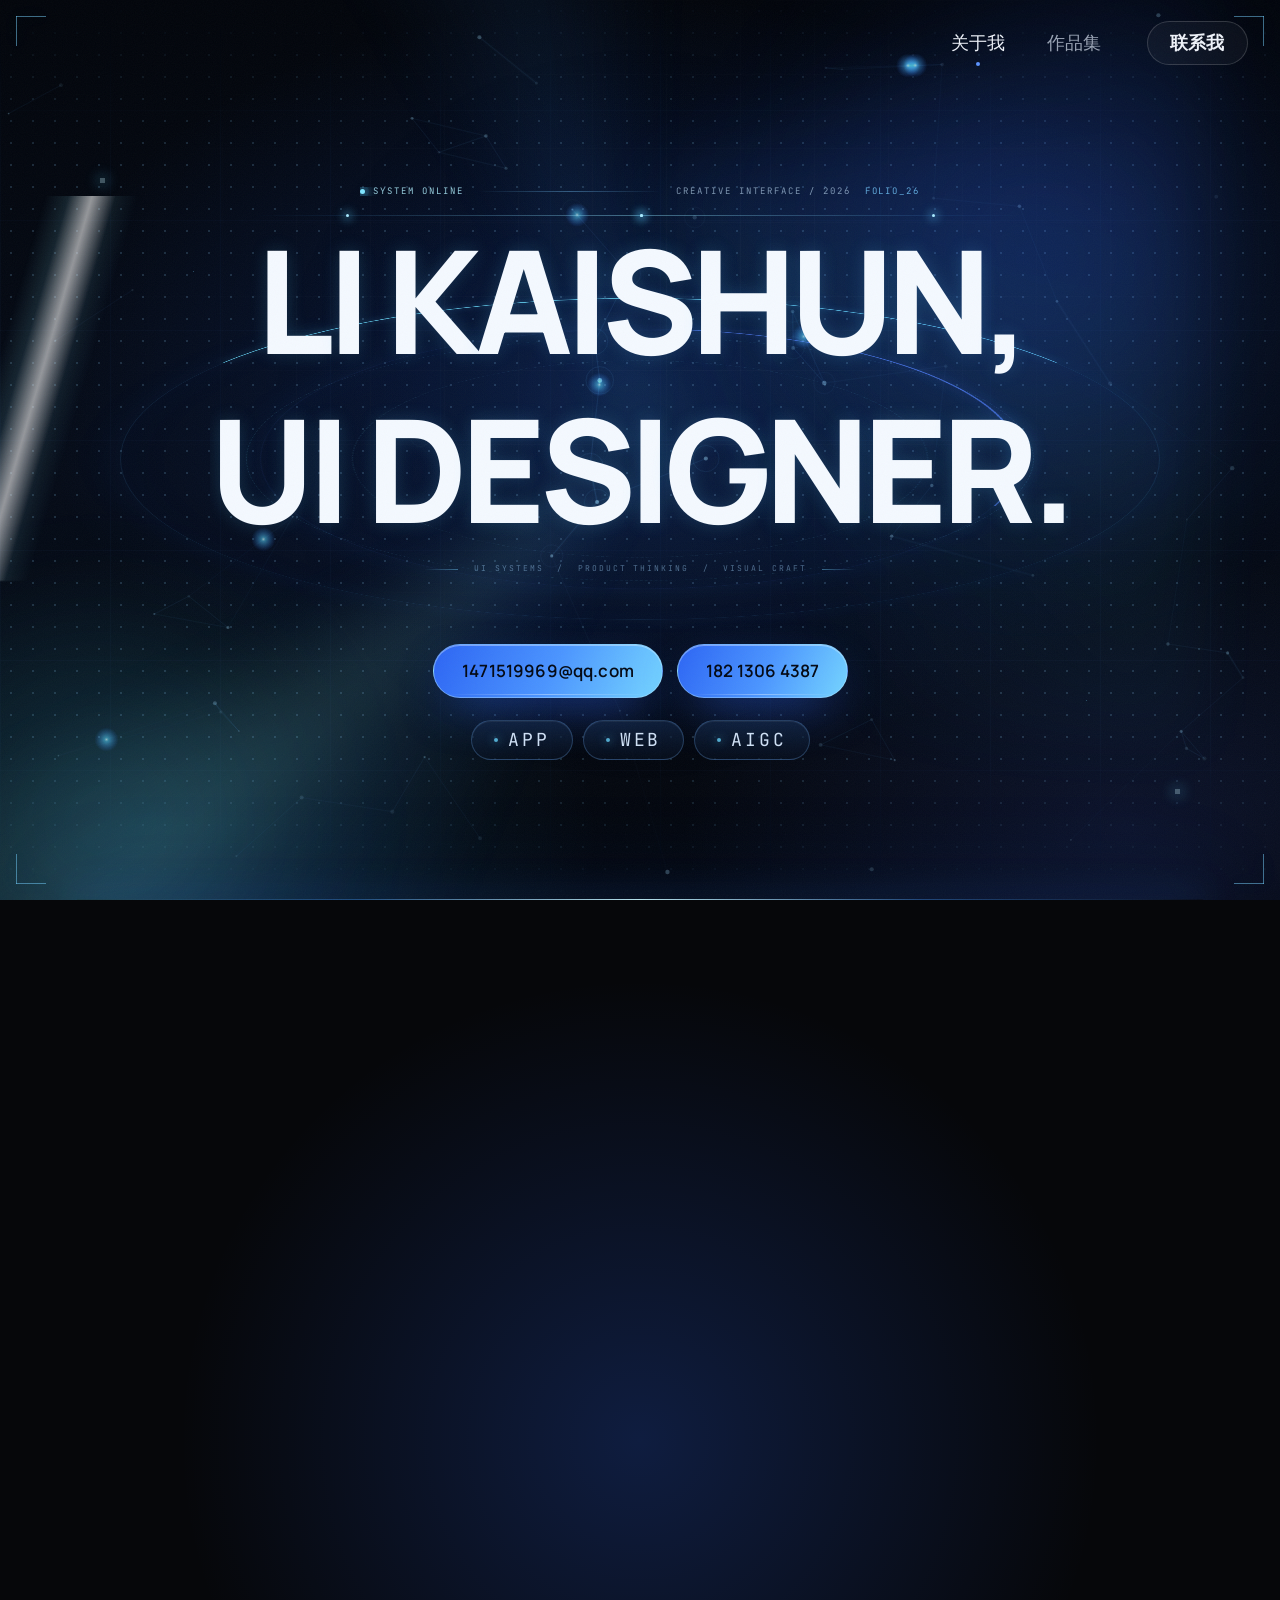
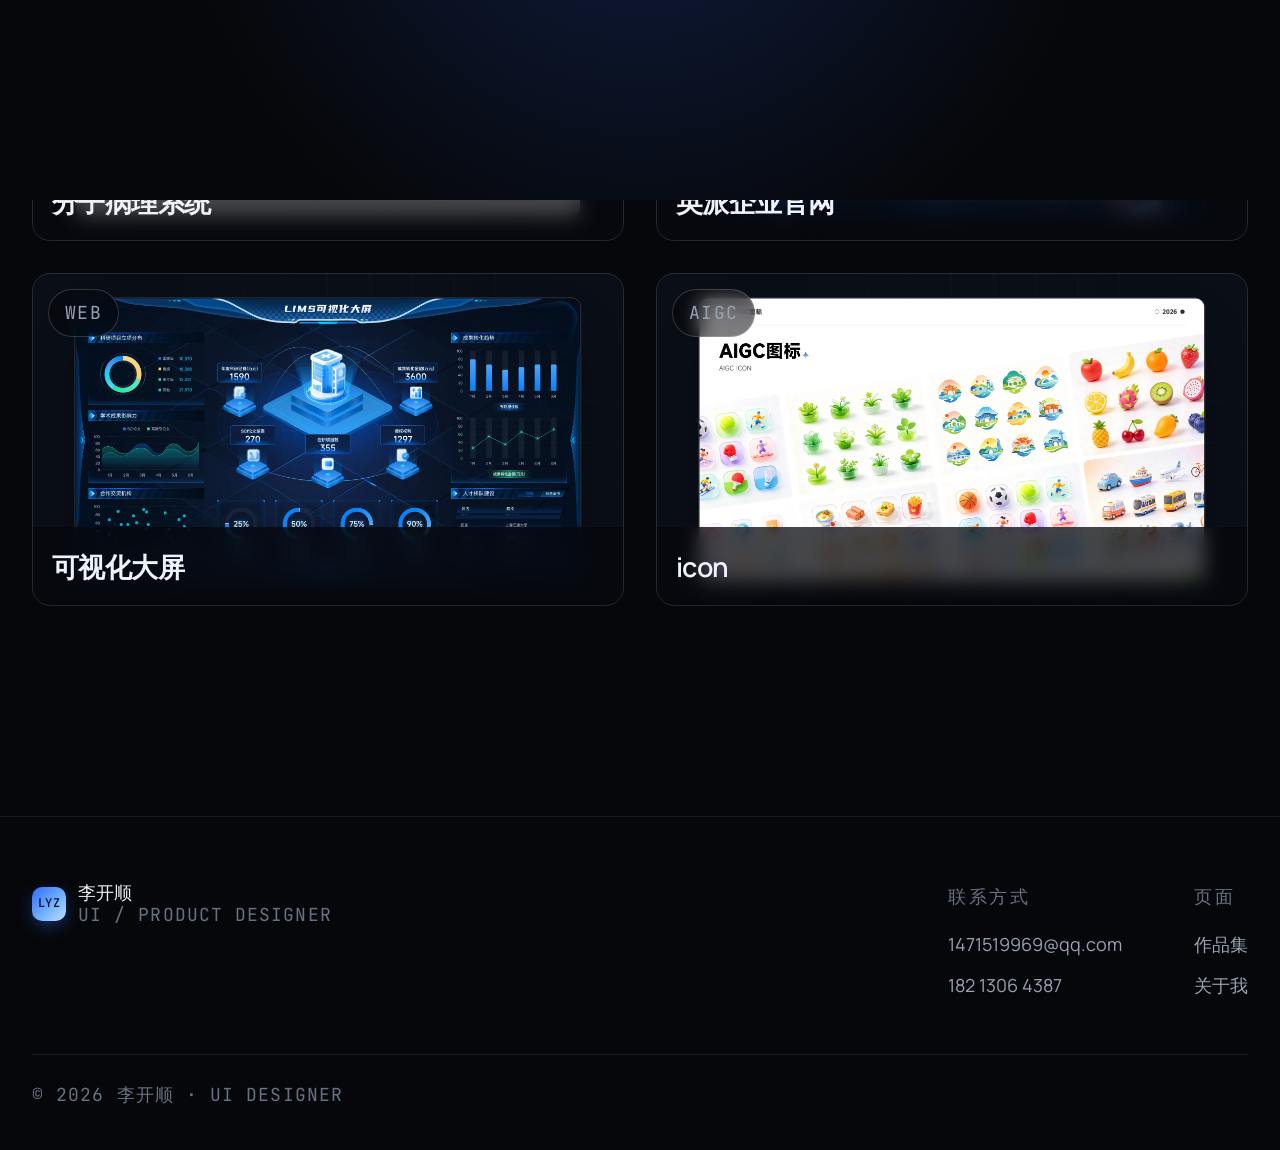
<file: index.html>
<!DOCTYPE html>
<html lang="zh-CN">
<head>
<meta charset="UTF-8">
<meta name="viewport" content="width=device-width, initial-scale=1">
<title>Portfolio · 李开顺 UI 作品集 2026</title>
<meta name="description" content="2026 UI 作品集：C 端项目、WEB 与 AIGC 作品。">
<meta name="theme-color" content="#06070a">
<link rel="icon" href="assets/img/favicon.svg" type="image/svg+xml">
<link rel="stylesheet" href="assets/css/main.css">
<script>try{if(sessionStorage.getItem('pv-nav')==='1'){document.documentElement.classList.add('from-nav');sessionStorage.removeItem('pv-nav');}}catch(e){}</script>
</head>
<body>

<a class="skip" href="#main">跳到主要内容</a>

<div class="veil" id="veil" aria-hidden="true">
  <div class="veil__mark">
    <span>Portfolio 2026</span>
    <div class="veil__bar"></div>
  </div>
</div>

<header class="nav" id="nav">
  <div class="nav__inner">
    <nav aria-label="主导航">
      <ul class="nav__links">
        <li><a href="index.html" class="is-active">关于我</a></li>
        <li><a href="index.html#work">作品集</a></li>
      </ul>
    </nav>
    <div class="nav__right">
      <button class="btn btn--ghost nav__cta" type="button" data-contact aria-haspopup="dialog">联系我</button>
      <button class="nav__toggle" id="navToggle" type="button" aria-expanded="false" aria-controls="drawer" aria-label="打开菜单">
        <span></span><span></span><span></span>
      </button>
    </div>
  </div>
</header>

<div class="drawer" id="drawer" aria-hidden="true">
  <ul>
    <li><a href="index.html"><span>关于我</span><span class="idx">01</span></a></li>
    <li><a href="index.html#work"><span>作品集</span><span class="idx">02</span></a></li>
  </ul>
  <div class="drawer__foot">
    <span>李开顺 · UI 设计</span>
    <a href="mailto:1471519969@qq.com">1471519969@qq.com</a>
  </div>
</div>

<main id="main">

  <!-- BANNER -->
  <section class="hero hero--center" id="heroStage">
    <div class="hero__bg" aria-hidden="true">
      <canvas class="hero__canvas" id="heroCanvas"></canvas>
      <span class="hero__orbit hero__orbit--a"></span>
      <span class="hero__orbit hero__orbit--b"></span>
      <span class="hero__datum hero__datum--a"></span>
      <span class="hero__datum hero__datum--b"></span>
      <span class="hero__tech"></span>
      <span class="hero__scan"></span>
      <span class="hero__beam"></span>
      <span class="hero__grid"></span>
      <span class="hero__glow hero__glow--a"></span>
      <span class="hero__glow hero__glow--b"></span>
      <span class="hero__sheen"></span>
    </div>

    <span class="hero__spot" aria-hidden="true"></span>
    <span class="hero__frame" aria-hidden="true"></span>
    <span class="hero__crt" aria-hidden="true"></span>

    <div class="container container--wide hero__inner">
      <div class="hero__copy hero__copy--center">
        <div class="hero__status" aria-hidden="true">
          <span class="hero__status-live"><i></i> SYSTEM ONLINE</span>
          <span class="hero__status-rule"></span>
          <span>CREATIVE INTERFACE / 2026</span>
          <span class="hero__status-code">FOLIO_26</span>
        </div>
        <div class="hero__title-stage">
          <span class="hero__title-axis" aria-hidden="true"><i></i></span>
          <h1 class="hero__title hero__title--display">
            <span class="line"><span>LI KAISHUN,</span></span>
            <span class="line"><span>UI DESIGNER.</span></span>
          </h1>
          <span class="hero__title-meta" aria-hidden="true">
            <i></i>
            UI SYSTEMS&nbsp;&nbsp;/&nbsp;&nbsp;PRODUCT THINKING&nbsp;&nbsp;/&nbsp;&nbsp;VISUAL CRAFT
            <i></i>
          </span>
        </div>
        <div class="hero__actions">
          <a class="btn btn--primary" href="mailto:1471519969@qq.com">1471519969@qq.com</a>
          <a class="btn btn--primary" href="tel:18213064387">182 1306 4387</a>
        </div>
        <div class="hero__tags">
          <span>APP</span>
          <span>WEB</span>
          <span>AIGC</span>
        </div>
      </div>
    </div>
  </section>

  <!-- 个人简介（含个人成果、工作履历） -->
  <section class="section section--profile" id="profile">
    <div class="container container--wide">
      <div class="profile-panel" data-reveal="scale">
        <span class="profile-panel__grid" aria-hidden="true"></span>
        <span class="profile-panel__glow" aria-hidden="true"></span>
        <span class="profile-panel__num" aria-hidden="true">01</span>

        <div class="profile__col">
          <h2 class="profile__title">个人简介</h2>
          <p class="profile__lead">
            具备产品思维，能独立负责产品从 0 到 1 再到 2 的全流程：前期规划、竞品分析、原型交互、UI 视觉及开发对接。擅长 B 端与 C 端设计，兼顾平面视觉，能推动方案落地并保障最终呈现。
          </p>

          <p class="profile__sublabel">个人成果</p>
          <div class="profile__stats">
            <div class="profile__stat"><b>10+</b><span>主导项目</span></div>
            <div class="profile__stat"><b>9 年+</b><span>工作经验</span></div>
          </div>
        </div>

        <div class="profile__col profile__col--right">
          <p class="profile__sublabel">工作履历</p>
          <ul class="exp__list profile__timeline">
            <li class="exp__row">
              <span class="year">2025.10 — 2026.11</span>
              <div>
                <h3>昆明英派科技有限公司</h3>
                <p>UI 设计 · 产品助理</p>
              </div>
            </li>
            <li class="exp__row">
              <span class="year">2022.03 — 2025.09</span>
              <div>
                <h3>云南唯恒基业科技有限公司</h3>
                <p>UI 设计</p>
              </div>
            </li>
            <li class="exp__row">
              <span class="year">2017.03 — 2022.01</span>
              <div>
                <h3>基辰医疗科技（云南）有限公司</h3>
                <p>UI / 平面设计</p>
              </div>
            </li>
          </ul>
        </div>
      </div>
    </div>
  </section>

  <!-- 作品集 -->
  <section class="section section--work" id="work">
    <div class="container container--wide">
      <div class="section-head">
        <div>
          <h2 class="section-title" data-reveal style="--d:.08s">作品集</h2>
        </div>
      </div>

      <div class="work-grid">
        <!-- 01 等我民宿 -->
        <a class="work-card" href="work/dengwo.html" data-reveal="scale" style="--d:0s">
          <div class="cover cover--work">
            <span class="cover__art" aria-hidden="true">
              <img class="cover__shot cover__shot--wide" src="assets/img/dengwo/01.jpg" alt=""></span><span class="work-card__arrow" aria-hidden="true">↗</span>
          </div>
          <div class="work-card__info">
            <div class="work-card__top">
              <span class="tag tag--accent">C 端项目</span>
            </div>
            <div class="work-card__body"><h3>等我民宿小程序</h3></div>
          </div>
        </a>

        <!-- 02 管家端 -->
        <a class="work-card" href="work/housekeeper.html" data-reveal="scale" style="--d:.08s">
          <div class="cover cover--work">
            <span class="cover__art" aria-hidden="true">
              <img class="cover__shot cover__shot--wide" src="assets/img/housekeeper2/01.jpg" alt=""></span><span class="work-card__arrow" aria-hidden="true">↗</span>
          </div>
          <div class="work-card__info">
            <div class="work-card__top">
              <span class="tag">C 端项目</span>
            </div>
            <div class="work-card__body"><h3>民宿管家端</h3></div>
          </div>
        </a>

        <!-- 03 分子病理 -->
        <a class="work-card" href="work/pathology.html" data-reveal="scale" style="--d:.16s">
          <div class="cover cover--work">
            <span class="cover__art" aria-hidden="true">
              <img class="cover__shot cover__shot--wide" src="assets/img/pathology2/01.jpg" alt=""></span><span class="work-card__arrow" aria-hidden="true">↗</span>
          </div>
          <div class="work-card__info">
            <div class="work-card__top">
              <span class="tag">WEB</span>
            </div>
            <div class="work-card__body"><h3>分子病理系统</h3></div>
          </div>
        </a>

        <!-- 04 企业官网 -->
        <a class="work-card" href="work/website.html" data-reveal="scale" style="--d:.24s">
          <div class="cover cover--work">
            <span class="cover__art" aria-hidden="true">
              <img class="cover__shot cover__shot--wide" src="assets/img/website2/01.jpg" alt=""></span><span class="work-card__arrow" aria-hidden="true">↗</span>
          </div>
          <div class="work-card__info">
            <div class="work-card__top">
              <span class="tag">WEB</span>
            </div>
            <div class="work-card__body"><h3>英派企业官网</h3></div>
          </div>
        </a>

        <!-- 05 数据可视化大屏 -->
        <a class="work-card" href="work/dashboard.html" data-reveal="scale" style="--d:.32s">
          <div class="cover cover--work">
            <span class="cover__art" aria-hidden="true">
              <img class="cover__shot cover__shot--wide" src="assets/img/dashboard2/01.svg" alt=""></span><span class="work-card__arrow" aria-hidden="true">↗</span>
          </div>
          <div class="work-card__info">
            <div class="work-card__top">
              <span class="tag">WEB</span>
            </div>
            <div class="work-card__body"><h3>可视化大屏</h3></div>
          </div>
        </a>

        <!-- 06 AIGC icon -->
        <a class="work-card" href="work/aigc-icon.html" data-reveal="scale" style="--d:.4s">
          <div class="cover cover--work">
            <span class="cover__art" aria-hidden="true">
              <img class="cover__shot cover__shot--wide" src="assets/img/aigc/01.jpg" alt=""></span>
            <span class="work-card__arrow" aria-hidden="true">↗</span>
          </div>
          <div class="work-card__info">
            <div class="work-card__top">
              <span class="tag">AIGC</span>
            </div>
            <div class="work-card__body"><h3>icon</h3></div>
          </div>
        </a>
      </div>
    </div>
  </section>

</main>

<footer class="footer">
  <div class="container container--wide">
    <div class="footer__top">
      <div class="footer__brand">
        <span class="brand__mark">LYZ</span>
        <div class="brand__meta">
          <span>李开顺</span>
          <span>UI / Product Designer</span>
        </div>
      </div>
      <div class="footer__cols">
        <div class="footer__col">
          <h4>联系方式</h4>
          <a href="mailto:1471519969@qq.com">1471519969@qq.com</a>
          <a href="tel:18213064387">182 1306 4387</a>
        </div>
        <div class="footer__col">
          <h4>页面</h4>
          <a href="index.html#work">作品集</a>
          <a href="index.html">关于我</a>
        </div>
      </div>
    </div>
    <div class="footer__bottom">
      <span>© <span id="year">2026</span> 李开顺 · UI DESIGNER</span>
    </div>
  </div>
</footer>

<script src="assets/js/main.js"></script>
</body>
</html>
</file>
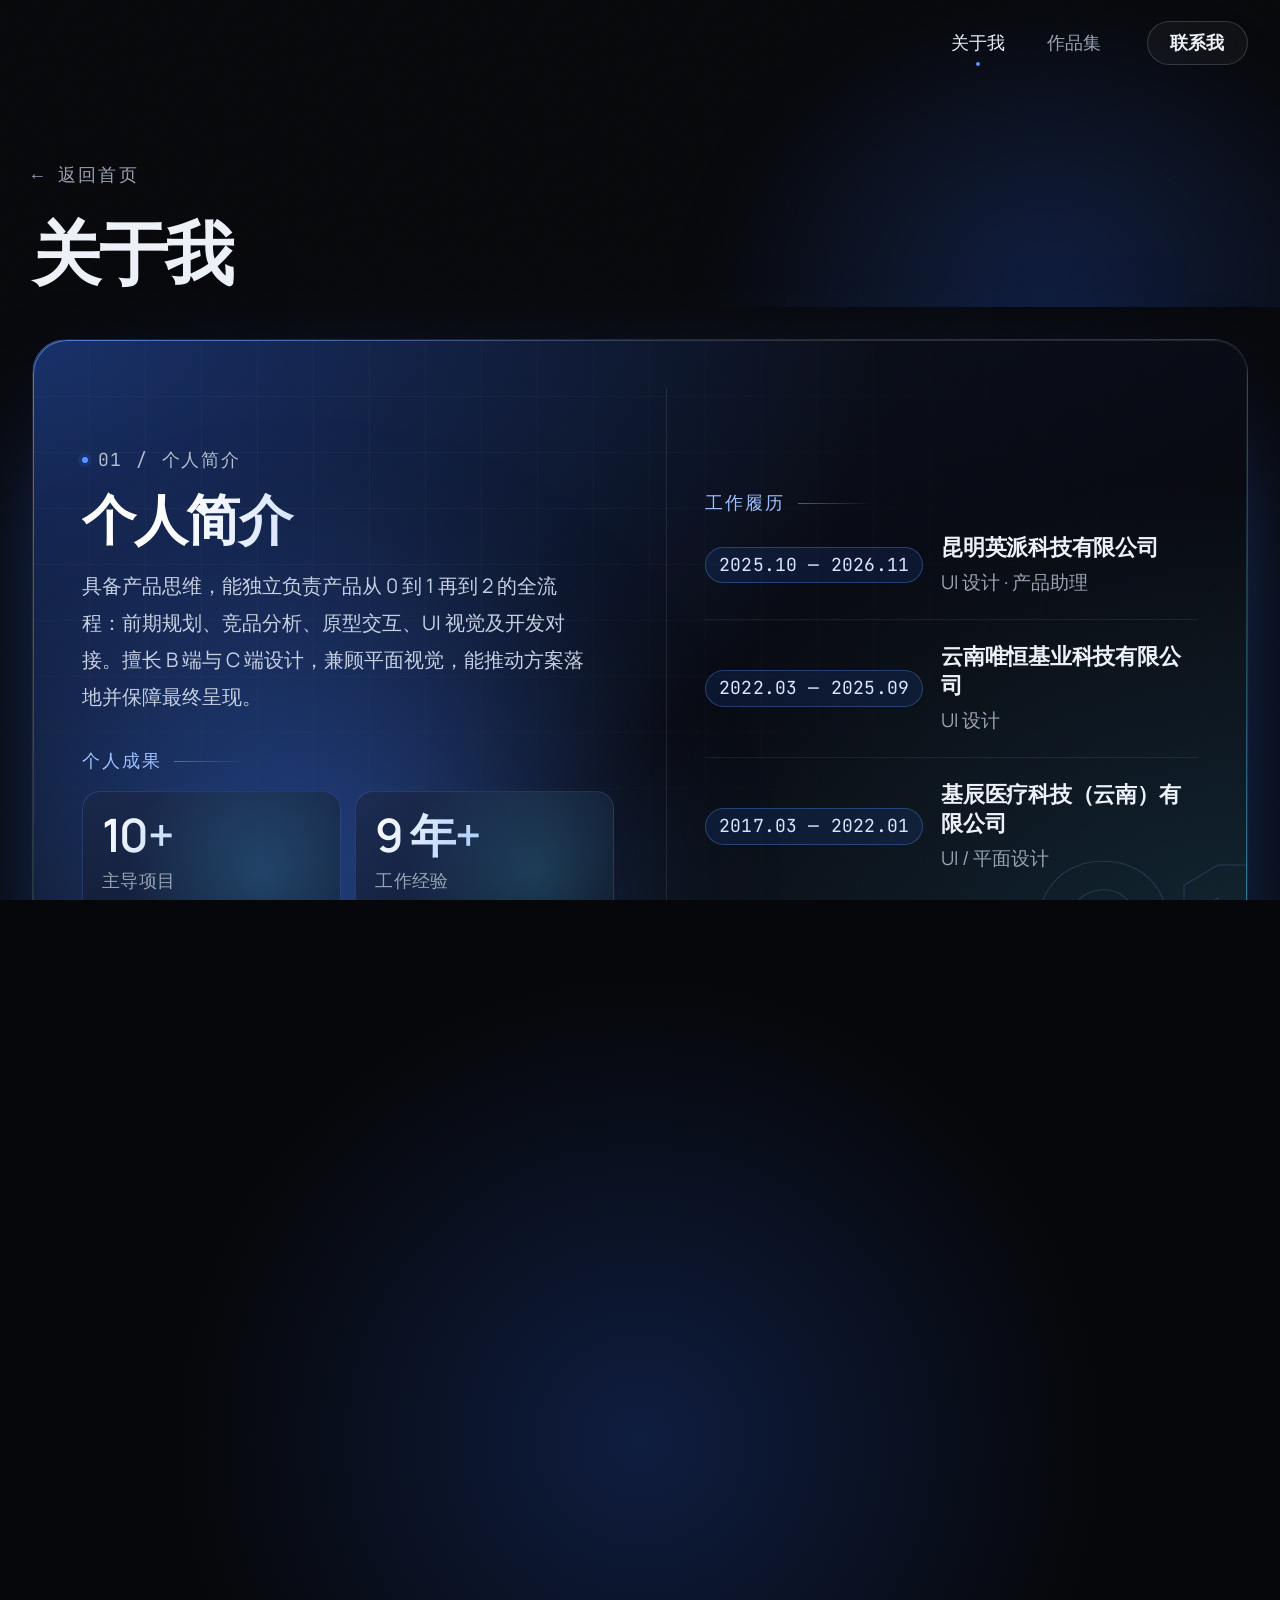
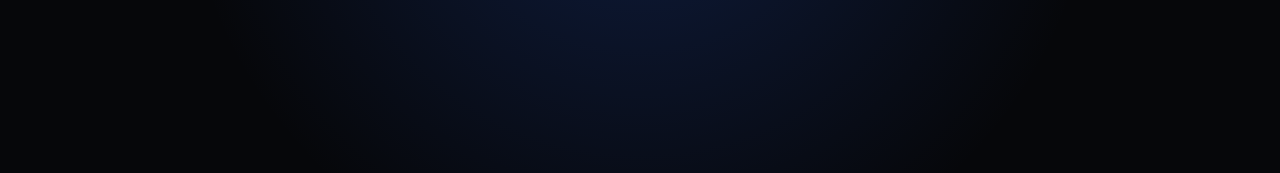
<file: about.html>
<!DOCTYPE html>
<html lang="zh-CN">
<head>
<meta charset="UTF-8">
<meta name="viewport" content="width=device-width, initial-scale=1">
<title>关于我 · 李开顺 UI 设计师</title>
<meta name="description" content="个人简介、工作履历与个人成果。">
<meta name="theme-color" content="#06070a">
<link rel="icon" href="assets/img/favicon.svg" type="image/svg+xml">
<link rel="stylesheet" href="assets/css/main.css">
<script>try{if(sessionStorage.getItem('pv-nav')==='1'){document.documentElement.classList.add('from-nav');sessionStorage.removeItem('pv-nav');}}catch(e){}</script>
</head>
<body>

<a class="skip" href="#main">跳到主要内容</a>

<div class="veil" id="veil" aria-hidden="true">
  <div class="veil__mark">
    <span>Portfolio 2026</span>
    <div class="veil__bar"></div>
  </div>
</div>

<header class="nav" id="nav">
  <div class="nav__inner">
    <nav aria-label="主导航">
      <ul class="nav__links">
        <li><a href="about.html" class="is-active" aria-current="page">关于我</a></li>
        <li><a href="index.html#work">作品集</a></li>
      </ul>
    </nav>
    <div class="nav__right">
      <button class="btn btn--ghost nav__cta" type="button" data-contact aria-haspopup="dialog">联系我</button>
      <button class="nav__toggle" id="navToggle" type="button" aria-expanded="false" aria-controls="drawer" aria-label="打开菜单">
        <span></span><span></span><span></span>
      </button>
    </div>
  </div>
</header>

<div class="drawer" id="drawer" aria-hidden="true">
  <ul>
    <li><a href="about.html"><span>关于我</span><span class="idx">01</span></a></li>
    <li><a href="index.html#work"><span>作品集</span><span class="idx">02</span></a></li>
  </ul>
  <div class="drawer__foot">
    <span>李开顺 · UI 设计</span>
    <a href="mailto:1471519969@qq.com">1471519969@qq.com</a>
  </div>
</div>

<main id="main">

  <section class="case-hero">
    <span class="case-hero__glow" aria-hidden="true"></span>
    <div class="container container--wide">
      <a class="back-link" href="index.html">← 返回首页</a>
      <h1>关于我</h1>
    </div>
  </section>

  <div class="container case-body case-body--wide">

    <div class="profile-panel" id="profile" data-reveal="scale">
      <span class="profile-panel__grid" aria-hidden="true"></span>
      <span class="profile-panel__glow" aria-hidden="true"></span>
      <span class="profile-panel__num" aria-hidden="true">01</span>

      <div class="profile__col">
        <p class="eyebrow"><span class="dot"></span>01 / 个人简介</p>
        <h2 class="profile__title">个人简介</h2>
        <p class="profile__lead">
          具备产品思维，能独立负责产品从 0 到 1 再到 2 的全流程：前期规划、竞品分析、原型交互、UI 视觉及开发对接。擅长 B 端与 C 端设计，兼顾平面视觉，能推动方案落地并保障最终呈现。
        </p>

        <p class="profile__sublabel">个人成果</p>
        <div class="profile__stats">
          <div class="profile__stat"><b>10+</b><span>主导项目</span></div>
          <div class="profile__stat"><b>9 年+</b><span>工作经验</span></div>
        </div>
      </div>

      <div class="profile__col profile__col--right">
        <p class="profile__sublabel">工作履历</p>
        <ul class="exp__list profile__timeline">
          <li class="exp__row">
            <span class="year">2025.10 — 2026.11</span>
            <div>
              <h3>昆明英派科技有限公司</h3>
              <p>UI 设计 · 产品助理</p>
            </div>
          </li>
          <li class="exp__row">
            <span class="year">2022.03 — 2025.09</span>
            <div>
              <h3>云南唯恒基业科技有限公司</h3>
              <p>UI 设计</p>
            </div>
          </li>
          <li class="exp__row">
            <span class="year">2017.03 — 2022.01</span>
            <div>
              <h3>基辰医疗科技（云南）有限公司</h3>
              <p>UI / 平面设计</p>
            </div>
          </li>
        </ul>
      </div>
    </div>

    <section class="case-block" id="contact">
      <div class="case-block__head">
        <span class="label">02 / 联系方式</span>
        <div>
          <h2>联系方式</h2>
        </div>
      </div>
      <div class="overview">
        <div class="overview__cell">
          <span>邮箱</span>
          <b><a href="mailto:1471519969@qq.com">1471519969@qq.com</a></b>
        </div>
        <div class="overview__cell">
          <span>电话</span>
          <b><a href="tel:18213064387">182 1306 4387</a></b>
        </div>
      </div>
    </section>

  </div>
</main>

<footer class="footer">
  <div class="container">
    <div class="footer__top">
      <div class="footer__brand">
        <span class="brand__mark">LYZ</span>
        <div class="brand__meta">
          <span>李开顺</span>
          <span>UI / Product Designer</span>
        </div>
      </div>
      <div class="footer__cols">
        <div class="footer__col">
          <h4>联系方式</h4>
          <a href="mailto:1471519969@qq.com">1471519969@qq.com</a>
          <a href="tel:18213064387">182 1306 4387</a>
        </div>
        <div class="footer__col">
          <h4>页面</h4>
          <a href="index.html#work">作品集</a>
          <a href="about.html">关于我</a>
        </div>
      </div>
    </div>
    <div class="footer__bottom">
      <span>© <span id="year">2026</span> 李开顺 · UI DESIGNER</span>
    </div>
  </div>
</footer>

<script src="assets/js/main.js"></script>
</body>
</html>
</file>
<file: assets/css/main.css>
/* =========================================================
   Portfolio 2026 — 李开顺 / UI Designer
   Design system: dark editorial, electric blue accent
   ========================================================= */

@font-face {
  font-family: "Manrope";
  src: url("../fonts/manrope-latin.woff2") format("woff2");
  font-weight: 200 800;
  font-style: normal;
  font-display: swap;
}

@font-face {
  font-family: "JetBrains Mono";
  src: url("../fonts/jetbrains-mono-latin.woff2") format("woff2");
  font-weight: 400 500;
  font-style: normal;
  font-display: swap;
}

:root {
  --bg: #06070a;
  --bg-soft: #0a0c11;
  --panel: #0e1117;
  --panel-2: #12161f;
  --line: rgba(255, 255, 255, 0.08);
  --line-strong: rgba(255, 255, 255, 0.16);
  --ink: #eef2f9;
  --muted: #98a2b3;
  --dim: #677182;
  --blue: #2f6bff;
  --blue-bright: #5b93ff;
  --blue-soft: #9dc0ff;
  --cyan: #54d6ff;
  --grad: linear-gradient(135deg, #2f6bff 0%, #6fb1ff 55%, #b9e0ff 100%);
  --radius: 22px;
  --radius-lg: 30px;
  --ease: cubic-bezier(0.16, 1, 0.3, 1);
  --max: 1240px;
  --nav-h: 78px;
  --font: "Manrope", "PingFang SC", "HarmonyOS Sans SC", "Microsoft YaHei", sans-serif;
  --mono: "JetBrains Mono", "SFMono-Regular", Consolas, monospace;
}

*,
*::before,
*::after {
  box-sizing: border-box;
}

html {
  scroll-behavior: smooth;
  scroll-padding-top: 96px;
  -webkit-text-size-adjust: 100%;
}

body {
  margin: 0;
  background: var(--bg);
  color: var(--ink);
  font-family: var(--font);
  font-size: 16px;
  line-height: 1.7;
  -webkit-font-smoothing: antialiased;
  text-rendering: optimizeLegibility;
  overflow-x: hidden;
}

body::before {
  content: "";
  position: fixed;
  inset: 0;
  z-index: 9999;
  pointer-events: none;
  opacity: 0.035;
  background-image: url("data:image/svg+xml,%3Csvg xmlns='http://www.w3.org/2000/svg' width='160' height='160'%3E%3Cfilter id='n'%3E%3CfeTurbulence type='fractalNoise' baseFrequency='0.9' numOctaves='3'/%3E%3C/filter%3E%3Crect width='100%25' height='100%25' filter='url(%23n)'/%3E%3C/svg%3E");
}

img {
  display: block;
  max-width: 100%;
}

a {
  color: inherit;
  text-decoration: none;
}

button {
  font: inherit;
  color: inherit;
  cursor: pointer;
}

::selection {
  background: rgba(47, 107, 255, 0.35);
  color: #fff;
}

:focus-visible {
  outline: 2px solid var(--blue-bright);
  outline-offset: 3px;
  border-radius: 4px;
}

.container {
  width: 100%;
  max-width: var(--max);
  margin: 0 auto;
  padding: 0 40px;
}

.skip {
  position: fixed;
  top: -100px;
  left: 20px;
  z-index: 10000;
  padding: 12px 18px;
  border-radius: 10px;
  background: var(--blue);
  color: #fff;
  transition: top 0.2s ease;
}

.skip:focus {
  top: 14px;
}

/* ---------- shared type ---------- */

.eyebrow {
  display: inline-flex;
  align-items: center;
  gap: 10px;
  margin: 0;
  font-family: var(--mono);
  font-size: 11px;
  letter-spacing: 0.16em;
  text-transform: uppercase;
  color: var(--muted);
}

.eyebrow .dot {
  width: 6px;
  height: 6px;
  border-radius: 50%;
  background: var(--blue-bright);
  box-shadow: 0 0 0 4px rgba(47, 107, 255, 0.14);
}

.section {
  position: relative;
  padding: 110px 0;
}

.section-tight {
  padding: 72px 0;
}

.section-head {
  display: flex;
  align-items: flex-end;
  justify-content: space-between;
  gap: 32px;
  margin-bottom: 52px;
}

.section-head--center {
  flex-direction: column;
  align-items: center;
  text-align: center;
  gap: 18px;
}

.section-title {
  margin: 14px 0 0;
  font-size: clamp(30px, 3.2vw, 44px);
  font-weight: 600;
  line-height: 1.2;
  letter-spacing: -0.02em;
}

.section-title em {
  font-style: normal;
  color: var(--blue-soft);
}

.section-sub {
  max-width: 520px;
  margin: 0;
  color: var(--muted);
  font-size: 15px;
}

.text-link {
  display: inline-flex;
  align-items: center;
  gap: 8px;
  font-size: 14px;
  color: var(--ink);
  border-bottom: 1px solid rgba(255, 255, 255, 0.18);
  padding-bottom: 3px;
  transition: color 0.3s, border-color 0.3s, gap 0.3s;
}

.text-link:hover {
  color: var(--blue-soft);
  border-color: var(--blue-soft);
  gap: 12px;
}

/* ---------- buttons ---------- */

.btn {
  position: relative;
  display: inline-flex;
  align-items: center;
  justify-content: center;
  gap: 10px;
  height: 50px;
  padding: 0 26px;
  border: 1px solid transparent;
  border-radius: 999px;
  font-size: 14.5px;
  font-weight: 600;
  letter-spacing: 0.01em;
  white-space: nowrap;
  transition: transform 0.45s var(--ease), background 0.3s, border-color 0.3s, box-shadow 0.3s;
  will-change: transform;
}

.btn:hover {
  transform: translateY(-2px);
}

.btn:active {
  transform: translateY(0) scale(0.985);
}

.btn--primary {
  background: var(--grad);
  color: #030915;
  box-shadow: 0 12px 40px -12px rgba(47, 107, 255, 0.85);
}

.btn--primary:hover {
  box-shadow: 0 18px 54px -12px rgba(79, 148, 255, 0.9);
}

.btn--ghost {
  border-color: var(--line-strong);
  background: rgba(255, 255, 255, 0.04);
  color: var(--ink);
  backdrop-filter: blur(10px);
}

.btn--ghost:hover {
  border-color: var(--blue-soft);
  background: rgba(47, 107, 255, 0.1);
}

.btn__arrow {
  display: inline-block;
  transition: transform 0.4s var(--ease);
}

.btn:hover .btn__arrow {
  transform: translate(3px, -3px);
}

/* ---------- nav ---------- */

.nav {
  position: fixed;
  top: 0;
  left: 0;
  right: 0;
  z-index: 900;
  height: var(--nav-h);
  display: flex;
  align-items: center;
  transition: height 0.45s var(--ease), background 0.45s, border-color 0.45s;
  border-bottom: 1px solid transparent;
}

.nav::before {
  content: "";
  position: absolute;
  inset: 0;
  background: rgba(6, 7, 10, 0.55);
  backdrop-filter: blur(18px);
  -webkit-backdrop-filter: blur(18px);
  opacity: 0;
  transition: opacity 0.45s;
}

.nav.is-scrolled {
  height: 62px;
  border-bottom-color: var(--line);
}

.nav.is-scrolled::before {
  opacity: 1;
}

.nav__inner {
  position: relative;
  z-index: 2;
  width: 100%;
  max-width: var(--max);
  margin: 0 auto;
  padding: 0 40px;
  display: flex;
  align-items: center;
  justify-content: space-between;
  gap: 24px;
}

.brand {
  display: flex;
  align-items: center;
  gap: 12px;
  font-size: 14px;
  font-weight: 700;
  letter-spacing: 0.02em;
}

.brand__mark {
  display: grid;
  place-items: center;
  width: 34px;
  height: 34px;
  border-radius: 10px;
  background: var(--grad);
  color: #04101f;
  font-family: var(--mono);
  font-size: 12px;
  font-weight: 500;
  letter-spacing: 0.04em;
  box-shadow: 0 6px 20px -6px rgba(47, 107, 255, 0.8);
}

.brand__meta {
  display: flex;
  flex-direction: column;
  line-height: 1.25;
}

.brand__meta span:last-child {
  font-family: var(--mono);
  font-size: 9.5px;
  font-weight: 400;
  letter-spacing: 0.14em;
  color: var(--dim);
  text-transform: uppercase;
}

.nav__links {
  display: flex;
  align-items: center;
  gap: 6px;
  margin: 0;
  padding: 0;
  list-style: none;
}

.nav__links a {
  position: relative;
  display: block;
  padding: 10px 16px;
  border-radius: 999px;
  font-size: 13.5px;
  color: var(--muted);
  transition: color 0.25s, background 0.25s;
}

.nav__links a:hover {
  color: var(--ink);
  background: rgba(255, 255, 255, 0.05);
}

.nav__links a.is-active {
  color: var(--ink);
}

.nav__links a.is-active::after {
  content: "";
  position: absolute;
  left: 50%;
  bottom: 2px;
  width: 4px;
  height: 4px;
  margin-left: -2px;
  border-radius: 50%;
  background: var(--blue-bright);
}

.nav__right {
  display: flex;
  align-items: center;
  gap: 12px;
}

.nav__cta {
  height: 40px;
  padding: 0 20px;
  font-size: 13px;
}

.nav__toggle {
  display: none;
  width: 42px;
  height: 42px;
  border: 1px solid var(--line);
  border-radius: 12px;
  background: rgba(255, 255, 255, 0.04);
  padding: 0;
  position: relative;
}

.nav__toggle span {
  position: absolute;
  left: 11px;
  width: 18px;
  height: 1.5px;
  background: var(--ink);
  border-radius: 2px;
  transition: transform 0.4s var(--ease), opacity 0.3s, top 0.4s var(--ease);
}

.nav__toggle span:nth-child(1) {
  top: 15px;
}

.nav__toggle span:nth-child(2) {
  top: 20px;
}

.nav__toggle span:nth-child(3) {
  top: 25px;
}

body.nav-open .nav__toggle span:nth-child(1) {
  top: 20px;
  transform: rotate(45deg);
}

body.nav-open .nav__toggle span:nth-child(2) {
  opacity: 0;
}

body.nav-open .nav__toggle span:nth-child(3) {
  top: 20px;
  transform: rotate(-45deg);
}

/* mobile drawer */
.drawer {
  position: fixed;
  inset: 0;
  z-index: 880;
  display: none;
  padding: calc(var(--nav-h) + 24px) 24px 32px;
  background: rgba(6, 7, 10, 0.94);
  backdrop-filter: blur(22px);
  -webkit-backdrop-filter: blur(22px);
  opacity: 0;
  visibility: hidden;
  transition: opacity 0.4s var(--ease), visibility 0.4s;
}

@media (max-width: 860px) {
  .drawer {
    display: block;
  }
}

.drawer.is-open {
  opacity: 1;
  visibility: visible;
}

.drawer ul {
  margin: 24px 0 0;
  padding: 0;
  list-style: none;
  border-top: 1px solid var(--line);
}

.drawer li {
  border-bottom: 1px solid var(--line);
  opacity: 0;
  transform: translateY(18px);
  transition: opacity 0.5s var(--ease), transform 0.5s var(--ease);
}

.drawer.is-open li {
  opacity: 1;
  transform: none;
}

.drawer.is-open li:nth-child(1) { transition-delay: 0.08s; }
.drawer.is-open li:nth-child(2) { transition-delay: 0.14s; }
.drawer.is-open li:nth-child(3) { transition-delay: 0.2s; }
.drawer.is-open li:nth-child(4) { transition-delay: 0.26s; }

.drawer a {
  display: flex;
  align-items: center;
  justify-content: space-between;
  padding: 18px 2px;
  font-size: 20px;
  font-weight: 600;
}

.drawer a .idx {
  font-family: var(--mono);
  font-size: 11px;
  font-weight: 400;
  letter-spacing: 0.1em;
  color: var(--dim);
}

.drawer__foot {
  margin-top: 40px;
  display: flex;
  flex-direction: column;
  gap: 18px;
  font-size: 13px;
  color: var(--muted);
}

body.nav-open {
  overflow: hidden;
}

/* ---------- hero ---------- */

.hero {
  position: relative;
  min-height: 100svh;
  display: flex;
  align-items: center;
  padding: calc(var(--nav-h) + 44px) 0 48px;
  overflow: hidden;
}

.hero__bg {
  position: absolute;
  inset: 0;
  pointer-events: none;
}

.hero__grid {
  position: absolute;
  inset: 0;
  background-image:
    linear-gradient(to right, rgba(255, 255, 255, 0.04) 1px, transparent 1px),
    linear-gradient(to bottom, rgba(255, 255, 255, 0.04) 1px, transparent 1px);
  background-size: 92px 92px;
  mask-image: radial-gradient(ellipse 75% 65% at 50% 35%, #000 10%, transparent 78%);
  -webkit-mask-image: radial-gradient(ellipse 75% 65% at 50% 35%, #000 10%, transparent 78%);
}

.hero__glow {
  position: absolute;
  border-radius: 50%;
  filter: blur(80px);
  opacity: 0.55;
}

.hero__glow--a {
  width: 640px;
  height: 640px;
  right: -80px;
  top: -60px;
  background: radial-gradient(circle, rgba(47, 107, 255, 0.65), transparent 66%);
  animation: drift 18s ease-in-out infinite alternate;
}

.hero__glow--b {
  width: 480px;
  height: 480px;
  left: -140px;
  bottom: -160px;
  background: radial-gradient(circle, rgba(84, 214, 255, 0.3), transparent 68%);
  animation: drift 22s ease-in-out infinite alternate-reverse;
}

.hero__inner {
  position: relative;
  z-index: 3;
  display: grid;
  grid-template-columns: minmax(0, 1.06fr) minmax(0, 0.94fr);
  align-items: center;
  gap: 48px;
}

.hero__copy {
  max-width: 660px;
}

.hero__title {
  margin: 22px 0 26px;
  font-size: clamp(46px, 5.9vw, 84px);
  font-weight: 600;
  line-height: 1.02;
  letter-spacing: -0.035em;
}

.hero__title .line {
  display: block;
  overflow: hidden;
  padding-bottom: 0.06em;
}

.hero__title .line > span {
  display: block;
  transform: translateY(112%);
  animation: rise 1.15s var(--ease) forwards;
}

.hero__title .line:nth-child(1) > span { animation-delay: 0.12s; }
.hero__title .line:nth-child(2) > span { animation-delay: 0.2s; }
.hero__title .line:nth-child(3) > span { animation-delay: 0.28s; }

.hero__title em {
  position: relative;
  font-style: normal;
  color: var(--blue-soft);
  white-space: nowrap;
}

.hero__title em::after {
  content: "";
  position: absolute;
  left: 0;
  right: 0;
  bottom: 4px;
  height: 38%;
  background: linear-gradient(90deg, rgba(47, 107, 255, 0.55), rgba(84, 214, 255, 0.16));
  border-radius: 6px;
  z-index: -1;
  transform: scaleX(0);
  transform-origin: left;
  animation: swipe 1s var(--ease) 0.95s forwards;
}

.hero__sub {
  max-width: 500px;
  margin: 0 0 34px;
  font-size: 16px;
  line-height: 1.85;
  color: var(--muted);
  opacity: 0;
  animation: fadeUp 1s var(--ease) 0.6s forwards;
}

.hero__sub strong {
  color: var(--ink);
  font-weight: 600;
}

.hero__actions {
  display: flex;
  flex-wrap: wrap;
  gap: 12px;
  opacity: 0;
  animation: fadeUp 1s var(--ease) 0.74s forwards;
}

.hero__facts {
  display: flex;
  flex-wrap: wrap;
  gap: 34px;
  margin: 48px 0 0;
  padding: 26px 0 0;
  border-top: 1px solid var(--line);
  list-style: none;
  opacity: 0;
  animation: fadeUp 1s var(--ease) 0.88s forwards;
}

.hero__facts li {
  display: flex;
  flex-direction: column;
  gap: 4px;
}

.hero__facts b {
  font-size: 24px;
  font-weight: 600;
  letter-spacing: -0.02em;
}

.hero__facts span {
  font-family: var(--mono);
  font-size: 10px;
  letter-spacing: 0.12em;
  text-transform: uppercase;
  color: var(--dim);
}

/* hero stage */

.stage {
  position: relative;
  height: 620px;
  perspective: 1000px;
  opacity: 0;
  animation: stageIn 1.4s var(--ease) 0.45s forwards;
}

.stage__orb {
  position: absolute;
  left: 50%;
  top: 47%;
  width: 460px;
  height: 460px;
  margin: -230px 0 0 -230px;
  border-radius: 50%;
  background:
    radial-gradient(circle at 32% 26%, rgba(214, 234, 255, 0.95) 0%, rgba(101, 158, 255, 0.9) 18%, rgba(47, 107, 255, 0.75) 38%, rgba(16, 32, 92, 0.9) 66%, rgba(6, 10, 26, 0.98) 100%);
  box-shadow:
    inset -24px -30px 70px rgba(0, 0, 0, 0.75),
    inset 18px 20px 60px rgba(157, 192, 255, 0.25),
    0 40px 120px -30px rgba(47, 107, 255, 0.55);
  animation: floatOrb 9s ease-in-out infinite;
}

.stage__orb::after {
  content: "";
  position: absolute;
  inset: -50px;
  border: 1px solid rgba(255, 255, 255, 0.13);
  border-radius: 50%;
  transform: rotateX(72deg);
  animation: spin 26s linear infinite;
}

.stage__orb::before {
  content: "";
  position: absolute;
  inset: -110px;
  border-radius: 50%;
  border: 1px dashed rgba(84, 214, 255, 0.18);
  transform: rotateX(74deg) rotateZ(12deg);
  animation: spin 40s linear infinite reverse;
}

.stage__haze {
  position: absolute;
  left: 50%;
  bottom: 8%;
  width: 420px;
  height: 200px;
  margin-left: -210px;
  background: radial-gradient(ellipse, rgba(47, 107, 255, 0.4), transparent 70%);
  filter: blur(30px);
}

.phone {
  position: absolute;
  width: 238px;
  aspect-ratio: 750 / 1624;
  padding: 7px;
  border-radius: 30px;
  background: linear-gradient(160deg, #2a303d, #07080b 40%, #10141c);
  border: 1px solid rgba(255, 255, 255, 0.16);
  box-shadow:
    0 40px 80px -24px rgba(0, 0, 0, 0.9),
    0 0 0 1px rgba(0, 0, 0, 0.6);
  z-index: 2;
  will-change: transform;
}

.phone::before {
  content: "";
  position: absolute;
  top: 11px;
  left: 50%;
  width: 62px;
  height: 16px;
  margin-left: -31px;
  border-radius: 999px;
  background: #05070a;
  z-index: 3;
}

.phone img {
  width: 100%;
  height: 100%;
  border-radius: 24px;
  object-fit: cover;
  object-position: top center;
}

.phone--main {
  left: 50%;
  top: 50%;
  width: 258px;
  transform: translate(-50%, -50%) rotate(-2.5deg);
  z-index: 4;
  animation: phoneFloat 8s ease-in-out infinite;
}

.phone--left {
  left: 2%;
  top: 50%;
  width: 186px;
  transform: translateY(-42%) rotate(-10deg);
  animation: phoneFloatAlt 9.5s ease-in-out infinite;
}

.phone--right {
  right: 0;
  top: 52%;
  width: 186px;
  transform: translateY(-36%) rotate(9deg);
  animation: phoneFloatAlt 11s ease-in-out infinite reverse;
}

.stage__chip {
  position: absolute;
  z-index: 5;
  display: flex;
  align-items: center;
  gap: 10px;
  padding: 11px 15px;
  border-radius: 14px;
  border: 1px solid rgba(255, 255, 255, 0.14);
  background: rgba(16, 20, 28, 0.72);
  backdrop-filter: blur(14px);
  font-size: 12px;
  color: var(--ink);
  box-shadow: 0 14px 34px -14px rgba(0, 0, 0, 0.8);
  animation: chipFloat 7s ease-in-out infinite;
}

.stage__chip b {
  font-family: var(--mono);
  font-size: 13px;
  color: var(--blue-soft);
}

.stage__chip--a {
  left: -2%;
  top: 13%;
}

.stage__chip--b {
  right: -4%;
  bottom: 12%;
  animation-delay: -2.4s;
}

.hero__scroll {
  position: absolute;
  left: 50%;
  bottom: 22px;
  z-index: 5;
  display: flex;
  flex-direction: column;
  align-items: center;
  gap: 10px;
  font-family: var(--mono);
  font-size: 9px;
  letter-spacing: 0.2em;
  color: var(--dim);
  transform: translateX(-50%);
}

.hero__scroll::after {
  content: "";
  width: 1px;
  height: 38px;
  background: linear-gradient(to bottom, var(--blue-bright), transparent);
  animation: scrollLine 2.2s ease-in-out infinite;
}

/* ---------- marquee ---------- */

.marquee {
  position: relative;
  padding: 26px 0;
  border-top: 1px solid var(--line);
  border-bottom: 1px solid var(--line);
  overflow: hidden;
  background: rgba(255, 255, 255, 0.02);
}

.marquee__track {
  display: flex;
  width: max-content;
  animation: marquee 32s linear infinite;
}

.marquee:hover .marquee__track {
  animation-play-state: paused;
}

.marquee__group {
  display: flex;
  align-items: center;
  gap: 46px;
  padding-right: 46px;
}

.marquee__item {
  display: flex;
  align-items: center;
  gap: 46px;
  font-family: var(--mono);
  font-size: 12px;
  letter-spacing: 0.14em;
  text-transform: uppercase;
  color: var(--muted);
  white-space: nowrap;
}

.marquee__item::after {
  content: "";
  width: 5px;
  height: 5px;
  border-radius: 50%;
  background: rgba(47, 107, 255, 0.7);
}

.marquee__item:nth-child(3n) {
  color: var(--blue-soft);
}

/* ---------- intro ---------- */

.intro__grid {
  display: grid;
  grid-template-columns: minmax(0, 1.1fr) minmax(0, 0.9fr);
  gap: 64px;
  align-items: start;
}

.intro__lead {
  margin: 18px 0 0;
  font-size: clamp(24px, 2.6vw, 34px);
  font-weight: 500;
  line-height: 1.5;
  letter-spacing: -0.015em;
}

.intro__lead span {
  color: var(--dim);
}

.intro__text {
  margin: 30px 0 0;
  max-width: 560px;
  color: var(--muted);
  font-size: 15.5px;
  line-height: 1.95;
}

.intro__side {
  padding-top: 12px;
  display: flex;
  flex-direction: column;
  gap: 30px;
}

.intro__row {
  display: grid;
  grid-template-columns: 74px 1fr;
  gap: 18px;
  padding-bottom: 26px;
  border-bottom: 1px solid var(--line);
}

.intro__row .num {
  font-family: var(--mono);
  font-size: 11px;
  letter-spacing: 0.1em;
  color: var(--dim);
}

.intro__row h3 {
  margin: 0 0 8px;
  font-size: 18px;
  font-weight: 600;
}

.intro__row p {
  margin: 0;
  font-size: 14px;
  color: var(--muted);
}

/* ---------- featured ---------- */

.featured {
  position: relative;
  display: grid;
  grid-template-columns: 1.16fr 0.84fr;
  min-height: 520px;
  border: 1px solid var(--line);
  border-radius: var(--radius-lg);
  background: linear-gradient(140deg, #0d1220 0%, #0a0d14 45%, #080a0f 100%);
  overflow: hidden;
  transition: border-color 0.5s, transform 0.6s var(--ease), box-shadow 0.5s;
}

.featured:hover {
  border-color: rgba(79, 140, 255, 0.42);
  box-shadow: 0 40px 120px -50px rgba(47, 107, 255, 0.55);
}

.featured__visual {
  position: relative;
  overflow: hidden;
  min-height: 420px;
  background:
    radial-gradient(circle at 55% 42%, rgba(47, 107, 255, 0.3), transparent 58%),
    linear-gradient(160deg, rgba(255, 255, 255, 0.025), transparent 60%);
}

.featured__visual::after {
  content: "";
  position: absolute;
  inset: 0;
  background-image:
    linear-gradient(to right, rgba(255, 255, 255, 0.045) 1px, transparent 1px),
    linear-gradient(to bottom, rgba(255, 255, 255, 0.045) 1px, transparent 1px);
  background-size: 58px 58px;
  mask-image: radial-gradient(circle at 50% 50%, #000, transparent 72%);
  -webkit-mask-image: radial-gradient(circle at 50% 50%, #000, transparent 72%);
}

.featured__shots {
  position: absolute;
  inset: 0;
  display: flex;
  align-items: center;
  justify-content: center;
}

.featured__shots .phone {
  position: relative;
  width: 190px;
  flex: none;
}

.featured__shots .phone:nth-child(1) {
  transform: rotate(-8deg) translate(30px, 28px) scale(0.86);
  opacity: 0.7;
  filter: saturate(0.85);
}

.featured__shots .phone:nth-child(2) {
  z-index: 3;
  transform: rotate(1deg) translateY(-4px);
  box-shadow: 0 50px 90px -30px rgba(0, 0, 0, 0.95);
}

.featured__shots .phone:nth-child(3) {
  transform: rotate(8deg) translate(-30px, 30px) scale(0.86);
  opacity: 0.7;
  filter: saturate(0.85);
}

.featured__body {
  position: relative;
  z-index: 2;
  padding: 44px 44px 40px;
  display: flex;
  flex-direction: column;
  justify-content: center;
  border-left: 1px solid var(--line);
}

.tag-row {
  display: flex;
  flex-wrap: wrap;
  gap: 8px;
  margin-bottom: 22px;
}

.tag {
  padding: 6px 12px;
  border: 1px solid var(--line);
  border-radius: 999px;
  font-family: var(--mono);
  font-size: 10px;
  letter-spacing: 0.08em;
  text-transform: uppercase;
  color: var(--muted);
}

.tag--accent {
  border-color: rgba(91, 147, 255, 0.4);
  background: rgba(47, 107, 255, 0.1);
  color: var(--blue-soft);
}

.featured__body h3 {
  margin: 0 0 14px;
  font-size: clamp(26px, 2.4vw, 34px);
  font-weight: 600;
  letter-spacing: -0.02em;
}

.featured__body > p {
  margin: 0 0 26px;
  color: var(--muted);
  font-size: 14.5px;
  line-height: 1.85;
}

.meta-list {
  margin: 0 0 30px;
  padding: 0;
  list-style: none;
  display: grid;
  grid-template-columns: 1fr 1fr;
  gap: 14px 20px;
  border-top: 1px solid var(--line);
  padding-top: 22px;
}

.meta-list li {
  display: flex;
  flex-direction: column;
  gap: 3px;
}

.meta-list span {
  font-family: var(--mono);
  font-size: 9.5px;
  letter-spacing: 0.12em;
  text-transform: uppercase;
  color: var(--dim);
}

.meta-list b {
  font-size: 14px;
  font-weight: 500;
}

.featured__link {
  display: inline-flex;
  align-items: center;
  gap: 12px;
  align-self: flex-start;
  font-size: 14px;
  font-weight: 600;
  color: var(--ink);
}

.featured__link .circle {
  display: grid;
  place-items: center;
  width: 36px;
  height: 36px;
  border-radius: 50%;
  background: var(--grad);
  color: #04101f;
  transition: transform 0.45s var(--ease), box-shadow 0.45s;
}

.featured:hover .circle {
  transform: translate(3px, -3px);
  box-shadow: 0 10px 26px -8px rgba(47, 107, 255, 0.9);
}

/* ---------- work index ---------- */

.index-list {
  margin: 0;
  padding: 0;
  list-style: none;
  border-top: 1px solid var(--line);
}

.index-item {
  border-bottom: 1px solid var(--line);
  opacity: 0;
  transform: translateY(24px);
  transition: opacity 0.8s var(--ease) var(--d, 0s), transform 0.8s var(--ease) var(--d, 0s);
}

.index-item.is-in {
  opacity: 1;
  transform: none;
}

.index-item a {
  display: grid;
  grid-template-columns: 130px 1fr 1.2fr 44px;
  align-items: center;
  gap: 28px;
  padding: 30px 12px;
  transition: background 0.35s, padding 0.35s;
}

.index-item a:hover {
  background: rgba(255, 255, 255, 0.03);
  padding-left: 22px;
  padding-right: 22px;
}

.index-item .cat {
  font-family: var(--mono);
  font-size: 10px;
  letter-spacing: 0.12em;
  text-transform: uppercase;
  color: var(--dim);
}

.index-item h3 {
  margin: 0;
  font-size: 23px;
  font-weight: 500;
  letter-spacing: -0.01em;
}

.index-item p {
  margin: 0;
  font-size: 13.5px;
  color: var(--muted);
}

.index-item .status {
  display: inline-flex;
  align-items: center;
  gap: 6px;
  font-family: var(--mono);
  font-size: 9.5px;
  letter-spacing: 0.1em;
  text-transform: uppercase;
  color: var(--dim);
}

.index-item .status::before {
  content: "";
  width: 5px;
  height: 5px;
  border-radius: 50%;
  background: var(--dim);
}

.index-item .status--live {
  color: var(--blue-soft);
}

.index-item .status--live::before {
  background: var(--blue-bright);
  box-shadow: 0 0 0 3px rgba(47, 107, 255, 0.16);
}

.index-item .go {
  display: grid;
  place-items: center;
  width: 44px;
  height: 44px;
  border: 1px solid var(--line);
  border-radius: 50%;
  color: var(--muted);
  transition: transform 0.4s var(--ease), border-color 0.4s, color 0.4s;
  justify-self: end;
}

.index-item a:hover .go {
  transform: translate(4px, -4px);
  border-color: var(--blue-bright);
  color: var(--ink);
}

.index-note {
  margin: 26px 0 0;
  font-size: 12.5px;
  color: var(--dim);
}

/* ---------- experience ---------- */

.exp {
  display: grid;
  grid-template-columns: 300px 1fr;
  gap: 40px;
}

.exp__stats {
  display: grid;
  grid-template-columns: 1fr 1fr;
  gap: 1px;
  background: var(--line);
  border: 1px solid var(--line);
  border-radius: 16px;
  overflow: hidden;
  align-self: start;
}

.exp__stat {
  padding: 26px 22px;
  background: var(--bg-soft);
}

.exp__stat b {
  display: block;
  font-size: 36px;
  font-weight: 600;
  line-height: 1;
  letter-spacing: -0.03em;
  color: var(--blue-soft);
}

.exp__stat span {
  display: block;
  margin-top: 8px;
  font-size: 12px;
  color: var(--muted);
}

.exp__list {
  margin: 0;
  padding: 0;
  list-style: none;
}

.exp__row {
  display: grid;
  grid-template-columns: 150px 1fr auto;
  gap: 20px;
  align-items: baseline;
  padding: 26px 0;
  border-bottom: 1px solid var(--line);
}

.exp__row:first-child {
  border-top: 1px solid var(--line);
}

.exp__row .year {
  font-family: var(--mono);
  font-size: 11px;
  letter-spacing: 0.04em;
  color: var(--dim);
}

.exp__row h3 {
  margin: 0 0 4px;
  font-size: 17px;
  font-weight: 600;
}

.exp__row p {
  margin: 0;
  font-size: 13px;
  color: var(--muted);
}

.exp__row .role {
  font-size: 12px;
  color: var(--blue-soft);
  white-space: nowrap;
}

/* ---------- CTA / footer ---------- */

.cta-panel {
  position: relative;
  padding: 88px 56px;
  border-radius: var(--radius-lg);
  border: 1px solid rgba(91, 147, 255, 0.22);
  overflow: hidden;
  background: #080b12;
  text-align: center;
}

.cta-panel__orb {
  position: absolute;
  left: 50%;
  bottom: -360px;
  width: 760px;
  height: 560px;
  margin-left: -380px;
  border-radius: 50%;
  background:
    radial-gradient(circle at 40% 30%, rgba(157, 192, 255, 0.95), rgba(47, 107, 255, 0.85) 30%, rgba(11, 23, 62, 0.95) 66%, rgba(6, 8, 14, 1) 100%);
  box-shadow: 0 -20px 120px rgba(47, 107, 255, 0.45);
  animation: ctaOrb 12s ease-in-out infinite alternate;
}

.cta-panel__grid {
  position: absolute;
  inset: 0;
  background-image:
    linear-gradient(to right, rgba(255, 255, 255, 0.04) 1px, transparent 1px),
    linear-gradient(to bottom, rgba(255, 255, 255, 0.04) 1px, transparent 1px);
  background-size: 64px 64px;
  mask-image: linear-gradient(to bottom, rgba(0, 0, 0, 0.6), transparent 70%);
  -webkit-mask-image: linear-gradient(to bottom, rgba(0, 0, 0, 0.6), transparent 70%);
}

.cta-panel__inner {
  position: relative;
  z-index: 3;
}

.cta-panel h2 {
  margin: 18px 0 16px;
  font-size: clamp(32px, 4.4vw, 58px);
  font-weight: 600;
  line-height: 1.12;
  letter-spacing: -0.03em;
}

.cta-panel p {
  margin: 0 auto 34px;
  max-width: 480px;
  color: var(--muted);
  font-size: 15px;
}

.cta-panel .eyebrow {
  justify-content: center;
}

.cta-panel__actions {
  display: flex;
  flex-wrap: wrap;
  gap: 12px;
  justify-content: center;
}

.footer {
  padding: 64px 0 40px;
  border-top: 1px solid var(--line);
  margin-top: 100px;
}

.footer__top {
  display: flex;
  justify-content: space-between;
  align-items: flex-start;
  gap: 40px;
  flex-wrap: wrap;
}

.footer__brand {
  display: flex;
  align-items: center;
  gap: 12px;
}

.footer__cols {
  display: flex;
  gap: 72px;
  flex-wrap: wrap;
}

.footer__col {
  display: flex;
  flex-direction: column;
  gap: 10px;
}

.footer__col h4 {
  margin: 0 0 6px;
  font-family: var(--mono);
  font-size: 9.5px;
  font-weight: 400;
  letter-spacing: 0.14em;
  text-transform: uppercase;
  color: var(--dim);
}

.footer__col a,
.footer__col span {
  font-size: 13px;
  color: var(--muted);
  transition: color 0.25s;
}

.footer__col a:hover {
  color: var(--ink);
}

.footer__bottom {
  display: flex;
  justify-content: space-between;
  align-items: center;
  gap: 20px;
  flex-wrap: wrap;
  margin-top: 52px;
  padding-top: 24px;
  border-top: 1px solid var(--line);
  font-family: var(--mono);
  font-size: 10px;
  letter-spacing: 0.06em;
  color: var(--dim);
}

.copy-btn {
  display: inline-flex;
  align-items: center;
  gap: 6px;
  padding: 0;
  border: 0;
  background: none;
  font-size: 12px;
  color: var(--dim);
  transition: color 0.25s;
}

.copy-btn:hover {
  color: var(--blue-soft);
}

/* ---------- reveal helpers ---------- */

[data-reveal] {
  opacity: 0;
  transform: translateY(30px);
  transition: opacity 0.9s var(--ease) var(--d, 0s), transform 0.9s var(--ease) var(--d, 0s);
}

[data-reveal].is-in {
  opacity: 1;
  transform: none;
}

[data-reveal="scale"] {
  transform: translateY(30px) scale(0.97);
}

[data-reveal="scale"].is-in {
  transform: none;
}

/* =========================================================
   WORK LIST — 16:9 covers
   ========================================================= */

.work-grid {
  display: grid;
  grid-template-columns: 1fr 1fr;
  gap: 32px;
}

.work-card {
  display: block;
  border-radius: 18px;
  transition: transform 0.55s var(--ease);
}

.work-card:hover {
  transform: translateY(-4px);
}

.cover {
  position: relative;
  aspect-ratio: 16 / 9;
  border-radius: 16px;
  border: 1px solid var(--line);
  overflow: hidden;
  background: #0a0d15;
  isolation: isolate;
}

.cover::before {
  content: "";
  position: absolute;
  inset: 0;
  z-index: 1;
  background-image:
    linear-gradient(to right, rgba(255, 255, 255, 0.05) 1px, transparent 1px),
    linear-gradient(to bottom, rgba(255, 255, 255, 0.05) 1px, transparent 1px);
  background-size: 42px 42px;
  mask-image: radial-gradient(circle at 62% 55%, #000, transparent 78%);
  -webkit-mask-image: radial-gradient(circle at 62% 55%, #000, transparent 78%);
  opacity: 0.85;
}

.cover__label {
  position: absolute;
  z-index: 4;
  left: 22px;
  top: 18px;
  font-family: var(--mono);
  font-size: 9px;
  letter-spacing: 0.12em;
  text-transform: uppercase;
  color: rgba(255, 255, 255, 0.52);
}

.cover__title {
  position: absolute;
  z-index: 4;
  left: 22px;
  bottom: 20px;
  margin: 0;
  max-width: 62%;
  font-size: clamp(19px, 2vw, 25px);
  font-weight: 600;
  line-height: 1.2;
  letter-spacing: -0.02em;
}

.cover__title small {
  display: block;
  margin-top: 7px;
  font-family: var(--mono);
  font-size: 9px;
  font-weight: 400;
  letter-spacing: 0.1em;
  text-transform: uppercase;
  color: rgba(255, 255, 255, 0.45);
}

.cover__art {
  position: absolute;
  inset: 0;
  z-index: 2;
}

/* dengwo cover: real product screens */
.cover--dengwo {
  background:
    radial-gradient(circle at 74% 50%, rgba(47, 107, 255, 0.36), transparent 52%),
    linear-gradient(140deg, #101a33, #070a13 72%);
}

.cover--dengwo .cover__phone {
  position: absolute;
  right: 9%;
  top: 50%;
  height: 86%;
  width: auto;
  aspect-ratio: 750 / 1624;
  transform: translateY(-50%) rotate(4deg);
  border-radius: 14px;
  padding: 4px;
  background: linear-gradient(160deg, #2a303d, #07080b);
  border: 1px solid rgba(255, 255, 255, 0.16);
  box-shadow: 0 26px 50px -18px rgba(0, 0, 0, 0.9);
  overflow: hidden;
}

.cover--dengwo .cover__phone img {
  position: absolute;
  inset: 4px;
  width: calc(100% - 8px);
  height: calc(100% - 8px);
  object-fit: cover;
  object-position: top center;
  border-radius: 10px;
}

.cover--dengwo .cover__phone--back {
  right: 27%;
  height: 70%;
  transform: translateY(-46%) rotate(-7deg);
  opacity: 0.55;
  filter: saturate(0.8);
}

/* housekeeper: stacked service cards */
.cover--housekeeper {
  background:
    radial-gradient(circle at 78% 40%, rgba(84, 214, 255, 0.26), transparent 58%),
    linear-gradient(140deg, #0c1a22, #070b12 74%);
}

.cover--housekeeper .cover__art {
  left: auto;
  width: 54%;
}

.hk-card {
  position: absolute;
  right: 7%;
  width: 62%;
  padding: 13px 14px;
  border-radius: 12px;
  border: 1px solid rgba(255, 255, 255, 0.13);
  background: rgba(16, 24, 33, 0.72);
  box-shadow: 0 18px 40px -20px rgba(0, 0, 0, 0.85);
  backdrop-filter: blur(6px);
}

.hk-card:nth-child(1) {
  top: 16%;
  transform: rotate(-4deg);
}

.hk-card:nth-child(2) {
  top: 38%;
  right: 3%;
  transform: rotate(2deg);
}

.hk-card:nth-child(3) {
  top: 60%;
  transform: rotate(-2deg);
  opacity: 0.72;
}

.hk-card i {
  display: block;
  height: 6px;
  border-radius: 4px;
  background: rgba(255, 255, 255, 0.16);
  margin-bottom: 7px;
}

.hk-card i:first-child {
  width: 36%;
  background: rgba(84, 214, 255, 0.6);
}

.hk-card i:last-child {
  width: 62%;
  margin-bottom: 0;
}

/* pathology: hex / cell motif */
.cover--pathology {
  background:
    radial-gradient(circle at 72% 52%, rgba(47, 107, 255, 0.32), transparent 56%),
    linear-gradient(145deg, #0b1224, #06080f 76%);
}

.cell-map {
  position: absolute;
  right: 8%;
  top: 50%;
  width: 42%;
  aspect-ratio: 1;
  transform: translateY(-50%);
  opacity: 0.9;
}

.cell-map span {
  position: absolute;
  border: 1px solid rgba(120, 165, 255, 0.42);
  background: rgba(47, 107, 255, 0.1);
  border-radius: 50%;
  animation: cellPulse 4.5s ease-in-out infinite;
}

.cell-map span:nth-child(1) { width: 44%; height: 44%; left: 26%; top: 26%; }
.cell-map span:nth-child(2) { width: 24%; height: 24%; left: 4%; top: 10%; animation-delay: -1s; }
.cell-map span:nth-child(3) { width: 20%; height: 20%; right: 2%; top: 16%; animation-delay: -2s; }
.cell-map span:nth-child(4) { width: 26%; height: 26%; left: 10%; bottom: 6%; animation-delay: -3s; }
.cell-map span:nth-child(5) { width: 18%; height: 18%; right: 8%; bottom: 10%; animation-delay: -0.6s; }

/* website: browser chrome */
.cover--website {
  background:
    radial-gradient(circle at 70% 44%, rgba(47, 107, 255, 0.28), transparent 58%),
    linear-gradient(145deg, #0d1524, #07090f 76%);
}

.browser {
  position: absolute;
  right: 8%;
  top: 50%;
  width: 46%;
  transform: translateY(-50%) rotate(-2deg);
  border-radius: 10px;
  border: 1px solid rgba(255, 255, 255, 0.16);
  background: #0c1018;
  overflow: hidden;
  box-shadow: 0 22px 50px -20px rgba(0, 0, 0, 0.9);
}

.browser__bar {
  display: flex;
  gap: 4px;
  align-items: center;
  padding: 7px 9px;
  border-bottom: 1px solid rgba(255, 255, 255, 0.09);
  background: rgba(255, 255, 255, 0.04);
}

.browser__bar i {
  width: 5px;
  height: 5px;
  border-radius: 50%;
  background: rgba(255, 255, 255, 0.28);
}

.browser__body {
  padding: 12px;
}

.browser__body b {
  display: block;
  height: 44px;
  border-radius: 8px;
  background:
    linear-gradient(110deg, rgba(47, 107, 255, 0.55), rgba(84, 214, 255, 0.12) 70%),
    rgba(255, 255, 255, 0.05);
  margin-bottom: 8px;
}

.browser__body i {
  display: block;
  height: 5px;
  border-radius: 3px;
  background: rgba(255, 255, 255, 0.14);
  margin-bottom: 6px;
}

.browser__body i:nth-child(2) { width: 72%; }
.browser__body i:nth-child(3) { width: 48%; }

/* dashboard: abstract panels */
.cover--dashboard {
  background:
    radial-gradient(circle at 76% 46%, rgba(84, 214, 255, 0.24), transparent 56%),
    linear-gradient(145deg, #0a1420, #06090f 76%);
}

.dash {
  position: absolute;
  right: 7%;
  top: 50%;
  width: 44%;
  transform: translateY(-50%);
  display: grid;
  grid-template-columns: 1fr 1fr;
  gap: 8px;
}

.dash__panel {
  border-radius: 9px;
  border: 1px solid rgba(255, 255, 255, 0.13);
  background: rgba(12, 20, 30, 0.8);
  padding: 10px;
  min-height: 54px;
  position: relative;
  overflow: hidden;
}

.dash__panel--wide {
  grid-column: span 2;
  min-height: 70px;
}

.dash__bars {
  position: absolute;
  left: 10px;
  right: 10px;
  bottom: 10px;
  display: flex;
  align-items: flex-end;
  gap: 5px;
  height: 26px;
}

.dash__bars i {
  flex: 1;
  border-radius: 3px 3px 0 0;
  background: linear-gradient(to top, rgba(47, 107, 255, 0.85), rgba(84, 214, 255, 0.25));
}

.dash__bars i:nth-child(1) { height: 40%; }
.dash__bars i:nth-child(2) { height: 66%; }
.dash__bars i:nth-child(3) { height: 28%; }
.dash__bars i:nth-child(4) { height: 84%; }
.dash__bars i:nth-child(5) { height: 52%; }
.dash__bars i:nth-child(6) { height: 72%; }

.dash__line {
  position: absolute;
  left: 10px;
  right: 10px;
  bottom: 14px;
  height: 22px;
  border-bottom: 1px solid rgba(84, 214, 255, 0.5);
  border-radius: 50% 50% 0 0 / 100% 100% 0 0;
  transform: skewY(-8deg);
}

.dash__dot {
  position: absolute;
  width: 5px;
  height: 5px;
  border-radius: 50%;
  background: var(--cyan);
  box-shadow: 0 0 8px var(--cyan);
}

/* icon set: 3x2 tiles */
.cover--icon {
  background:
    radial-gradient(circle at 74% 48%, rgba(47, 107, 255, 0.3), transparent 55%),
    linear-gradient(145deg, #101426, #070911 76%);
}

.icon-grid {
  position: absolute;
  right: 9%;
  top: 50%;
  width: 40%;
  transform: translateY(-50%);
  display: grid;
  grid-template-columns: repeat(3, 1fr);
  gap: 9px;
}

.icon-grid span {
  aspect-ratio: 1;
  border-radius: 10px;
  border: 1px solid rgba(255, 255, 255, 0.14);
  background: rgba(255, 255, 255, 0.05);
  display: grid;
  place-items: center;
  transition: background 0.35s, border-color 0.35s;
}

.icon-grid svg {
  width: 46%;
  height: 46%;
  stroke: rgba(157, 192, 255, 0.9);
  stroke-width: 1.4;
  fill: none;
}

.work-card:hover .icon-grid span {
  background: rgba(47, 107, 255, 0.14);
  border-color: rgba(91, 147, 255, 0.4);
}

.work-card__info {
  padding: 18px 4px 0;
}

.work-card__top {
  display: flex;
  align-items: center;
  justify-content: space-between;
  gap: 12px;
  margin-bottom: 10px;
}

.work-card__top .idx {
  font-family: var(--mono);
  font-size: 9.5px;
  letter-spacing: 0.1em;
  color: var(--dim);
}

.work-card h3 {
  margin: 0 0 6px;
  font-size: 20px;
  font-weight: 600;
  letter-spacing: -0.015em;
  transition: color 0.3s;
}

.work-card:hover h3 {
  color: var(--blue-soft);
}

.work-card p {
  margin: 0;
  font-size: 13px;
  color: var(--muted);
  display: flex;
  align-items: center;
  gap: 10px;
  flex-wrap: wrap;
}

.work-card p .status {
  font-family: var(--mono);
  font-size: 9px;
  letter-spacing: 0.08em;
  text-transform: uppercase;
  color: var(--dim);
  padding: 3px 8px;
  border: 1px solid var(--line);
  border-radius: 999px;
}

.work-card p .status--live {
  color: var(--blue-soft);
  border-color: rgba(91, 147, 255, 0.35);
  background: rgba(47, 107, 255, 0.08);
}

.work-card__arrow {
  position: absolute;
  right: 14px;
  top: 14px;
  z-index: 5;
  display: grid;
  place-items: center;
  width: 38px;
  height: 38px;
  border-radius: 50%;
  border: 1px solid rgba(255, 255, 255, 0.18);
  background: rgba(6, 7, 10, 0.45);
  backdrop-filter: blur(8px);
  color: #fff;
  transform: translateY(6px);
  opacity: 0;
  transition: transform 0.45s var(--ease), opacity 0.35s, background 0.35s;
}

.work-card:hover .work-card__arrow,
.work-card:focus-visible .work-card__arrow {
  transform: none;
  opacity: 1;
  background: var(--blue);
}

@keyframes cellPulse {
  0%, 100% { transform: scale(1); opacity: 0.55; }
  50% { transform: scale(1.06); opacity: 1; }
}

/* =========================================================
   PROJECT COVER (16:9 detail hero)
   ========================================================= */

.project-cover {
  position: relative;
  aspect-ratio: 16 / 9;
  margin-top: 44px;
  border-radius: 26px;
  border: 1px solid var(--line);
  overflow: hidden;
  isolation: isolate;
  display: flex;
  align-items: flex-end;
  padding: 38px 40px;
}

.project-cover::before {
  content: "";
  position: absolute;
  inset: 0;
  z-index: 1;
  background-image:
    linear-gradient(to right, rgba(255, 255, 255, 0.05) 1px, transparent 1px),
    linear-gradient(to bottom, rgba(255, 255, 255, 0.05) 1px, transparent 1px);
  background-size: 56px 56px;
  mask-image: radial-gradient(circle at 62% 48%, #000, transparent 78%);
  -webkit-mask-image: radial-gradient(circle at 62% 48%, #000, transparent 78%);
}

.project-cover__body {
  position: relative;
  z-index: 4;
}

.project-cover__body .cover__label {
  position: static;
  display: block;
  margin-bottom: 14px;
}

.project-cover .project-cover__body h1 {
  margin: 0;
  max-width: 720px;
  font-size: clamp(34px, 5.6vw, 76px);
  font-weight: 600;
  line-height: 1.08;
  letter-spacing: -0.035em;
}

.project-cover .cover__art {
  z-index: 3;
}

.pending-meta {
  display: grid;
  grid-template-columns: repeat(3, 1fr);
  gap: 1px;
  margin-top: 20px;
  border: 1px solid var(--line);
  border-radius: 18px;
  overflow: hidden;
  background: var(--line);
}

.pending-meta div {
  padding: 22px 24px;
  background: var(--bg-soft);
}

.pending-meta span {
  display: block;
  margin-bottom: 7px;
  font-family: var(--mono);
  font-size: 9.5px;
  letter-spacing: 0.12em;
  text-transform: uppercase;
  color: var(--dim);
}

.pending-meta b {
  font-size: 14px;
  font-weight: 500;
}

.check-list {
  margin: 0;
  padding: 0;
  list-style: none;
  display: grid;
  grid-template-columns: repeat(3, 1fr);
  gap: 14px;
}

.check-list li {
  padding: 24px;
  border: 1px dashed rgba(255, 255, 255, 0.14);
  border-radius: 16px;
  background: rgba(255, 255, 255, 0.018);
}

.check-list li b {
  display: block;
  margin-bottom: 6px;
  font-size: 14px;
  font-weight: 600;
}

.check-list li span {
  font-family: var(--mono);
  font-size: 9px;
  letter-spacing: 0.1em;
  text-transform: uppercase;
  color: var(--dim);
}

/* =========================================================
   PAGE TRANSITION
   ========================================================= */

.veil {
  position: fixed;
  inset: 0;
  z-index: 2000;
  display: grid;
  place-items: center;
  background:
    radial-gradient(circle at 50% 60%, rgba(47, 107, 255, 0.22), transparent 55%),
    #06070a;
  transform: translateY(100%);
  transition: transform 0.55s var(--ease);
  pointer-events: none;
}

.veil.is-active {
  transform: translateY(0);
  pointer-events: auto;
}

.veil.is-out {
  transform: translateY(-100%);
}

html.from-nav .veil {
  transform: translateY(0);
}

html.from-nav .veil.is-out {
  transform: translateY(-100%);
}

.veil__mark {
  display: flex;
  flex-direction: column;
  align-items: center;
  gap: 14px;
  opacity: 0;
  transition: opacity 0.3s;
}

.veil.is-active .veil__mark,
html.from-nav .veil.is-out .veil__mark {
  opacity: 1;
}

.veil__mark span {
  font-family: var(--mono);
  font-size: 10px;
  letter-spacing: 0.22em;
  text-transform: uppercase;
  color: var(--dim);
}

.veil__bar {
  width: 120px;
  height: 2px;
  border-radius: 2px;
  background: rgba(255, 255, 255, 0.12);
  overflow: hidden;
}

.veil__bar::after {
  content: "";
  display: block;
  width: 45%;
  height: 100%;
  background: var(--grad);
  animation: veilBar 0.9s ease-in-out infinite;
}

@keyframes veilBar {
  0% { transform: translateX(-100%); }
  100% { transform: translateX(280%); }
}

/* =========================================================
   CASE STUDY
   ========================================================= */

.case-hero {
  position: relative;
  padding: calc(var(--nav-h) + 72px) 0 0;
  overflow: hidden;
}

.case-hero__glow {
  position: absolute;
  right: -10%;
  top: -6%;
  width: 720px;
  height: 600px;
  background: radial-gradient(ellipse, rgba(47, 107, 255, 0.22), transparent 68%);
  filter: blur(30px);
  pointer-events: none;
}

.back-link {
  display: inline-flex;
  align-items: center;
  gap: 8px;
  font-family: var(--mono);
  font-size: 10.5px;
  letter-spacing: 0.12em;
  text-transform: uppercase;
  color: var(--muted);
  transition: color 0.25s, gap 0.3s;
}

.back-link:hover {
  color: var(--ink);
  gap: 12px;
}

.case-hero h1 {
  margin: 24px 0 18px;
  font-size: clamp(40px, 5.4vw, 72px);
  font-weight: 600;
  line-height: 1.06;
  letter-spacing: -0.035em;
}

.case-hero__sub {
  max-width: 620px;
  margin: 0;
  font-size: 17px;
  line-height: 1.8;
  color: var(--muted);
}

.case-hero__meta {
  display: flex;
  flex-wrap: wrap;
  gap: 8px;
  margin: 30px 0 0;
}

.case-cover {
  position: relative;
  margin-top: 54px;
  border-radius: var(--radius-lg);
  border: 1px solid var(--line);
  background:
    radial-gradient(circle at 62% 40%, rgba(47, 107, 255, 0.28), transparent 55%),
    linear-gradient(150deg, #0d1220, #07090f 70%);
  overflow: hidden;
  padding: 46px 20px 0;
}

.case-cover__grid {
  position: absolute;
  inset: 0;
  background-image:
    linear-gradient(to right, rgba(255, 255, 255, 0.04) 1px, transparent 1px),
    linear-gradient(to bottom, rgba(255, 255, 255, 0.04) 1px, transparent 1px);
  background-size: 64px 64px;
  mask-image: radial-gradient(circle at 50% 40%, #000, transparent 78%);
  -webkit-mask-image: radial-gradient(circle at 50% 40%, #000, transparent 78%);
}

.case-cover__phones {
  position: relative;
  z-index: 2;
  display: flex;
  align-items: flex-end;
  justify-content: center;
  gap: 22px;
}

.case-cover__phones .phone {
  position: relative;
  width: clamp(88px, 20vw, 300px);
}

.case-cover__phones .phone:nth-child(1) {
  transform: rotate(-5deg) translateY(14px);
  opacity: 0.78;
}

.case-cover__phones .phone:nth-child(2) {
  width: clamp(102px, 23vw, 342px);
  z-index: 3;
  transform: translateY(4px);
}

.case-cover__phones .phone:nth-child(3) {
  transform: rotate(5deg) translateY(14px);
  opacity: 0.78;
}

.case-cover__caption {
  position: relative;
  z-index: 3;
  display: flex;
  justify-content: space-between;
  gap: 20px;
  flex-wrap: wrap;
  padding: 22px 26px 24px;
  border-top: 1px solid var(--line);
  margin-top: 0;
  font-family: var(--mono);
  font-size: 10px;
  letter-spacing: 0.1em;
  text-transform: uppercase;
  color: var(--dim);
  background: rgba(6, 7, 10, 0.5);
  backdrop-filter: blur(10px);
}

.overview {
  display: grid;
  grid-template-columns: repeat(4, 1fr);
  border: 1px solid var(--line);
  border-radius: 18px;
  overflow: hidden;
  background: var(--line);
  gap: 1px;
  margin-top: 20px;
}

.overview__cell {
  padding: 24px 22px;
  background: var(--bg-soft);
}

.overview__cell span {
  display: block;
  font-family: var(--mono);
  font-size: 9.5px;
  letter-spacing: 0.12em;
  text-transform: uppercase;
  color: var(--dim);
  margin-bottom: 8px;
}

.overview__cell b {
  font-size: 14.5px;
  font-weight: 500;
}

.case-body {
  padding: 96px 0 0;
}

.case-block {
  margin-bottom: 96px;
}

.case-block__head {
  display: grid;
  grid-template-columns: 200px 1fr;
  gap: 40px;
  padding-top: 26px;
  border-top: 1px solid var(--line);
  margin-bottom: 40px;
}

.case-block__head .label {
  font-family: var(--mono);
  font-size: 10px;
  letter-spacing: 0.14em;
  text-transform: uppercase;
  color: var(--dim);
}

.case-block__head h2 {
  margin: 0;
  font-size: clamp(26px, 3vw, 36px);
  font-weight: 600;
  letter-spacing: -0.02em;
  line-height: 1.28;
}

.case-block__head h2 + p {
  margin: 14px 0 0;
  max-width: 640px;
  color: var(--muted);
  font-size: 15px;
}

.prose {
  max-width: 720px;
  margin: 0 0 0 240px;
  font-size: 15.5px;
  line-height: 2;
  color: var(--muted);
}

.prose strong {
  color: var(--ink);
  font-weight: 600;
}

.goal-grid {
  display: grid;
  grid-template-columns: 1fr 1fr;
  gap: 16px;
  margin-left: 240px;
}

.goal-card {
  padding: 28px;
  border: 1px solid var(--line);
  border-radius: 18px;
  background: var(--bg-soft);
  transition: border-color 0.35s, transform 0.45s var(--ease);
}

.goal-card:hover {
  border-color: rgba(91, 147, 255, 0.35);
  transform: translateY(-3px);
}

.goal-card h3 {
  margin: 0 0 12px;
  font-family: var(--mono);
  font-size: 10px;
  font-weight: 400;
  letter-spacing: 0.12em;
  text-transform: uppercase;
  color: var(--blue-soft);
}

.goal-card p {
  margin: 0;
  font-size: 14px;
  line-height: 1.9;
  color: var(--muted);
}

.pillar-grid {
  display: grid;
  grid-template-columns: repeat(3, 1fr);
  gap: 16px;
}

.pillar {
  position: relative;
  padding: 32px 28px 30px;
  border: 1px solid var(--line);
  border-radius: 18px;
  background: linear-gradient(170deg, rgba(255, 255, 255, 0.04), rgba(255, 255, 255, 0.01));
  overflow: hidden;
  transition: transform 0.5s var(--ease), border-color 0.35s;
}

.pillar:hover {
  transform: translateY(-4px);
  border-color: rgba(91, 147, 255, 0.35);
}

.pillar::before {
  content: "";
  position: absolute;
  top: -40px;
  right: -40px;
  width: 120px;
  height: 120px;
  border-radius: 50%;
  background: radial-gradient(circle, rgba(47, 107, 255, 0.28), transparent 70%);
}

.pillar .idx {
  font-family: var(--mono);
  font-size: 10px;
  letter-spacing: 0.1em;
  color: var(--dim);
}

.pillar h3 {
  margin: 26px 0 12px;
  font-size: 22px;
  font-weight: 600;
  letter-spacing: -0.01em;
}

.pillar p {
  margin: 0;
  font-size: 13.5px;
  line-height: 1.85;
  color: var(--muted);
}

.split {
  display: grid;
  grid-template-columns: 1fr 1fr;
  gap: 16px;
}

.split__card {
  padding: 30px;
  border: 1px solid var(--line);
  border-radius: 18px;
  background: var(--bg-soft);
}

.split__card h3 {
  margin: 0 0 12px;
  font-size: 16px;
  font-weight: 600;
}

.split__card h3 span {
  display: inline-block;
  margin-right: 8px;
  font-family: var(--mono);
  font-size: 9.5px;
  font-weight: 400;
  letter-spacing: 0.1em;
  color: var(--blue-soft);
  vertical-align: 2px;
}

.split__card p {
  margin: 0;
  font-size: 13.5px;
  line-height: 1.9;
  color: var(--muted);
}

.layer-list {
  margin: 0;
  padding: 0;
  list-style: none;
  border-top: 1px solid var(--line);
}

.layer-list li {
  display: grid;
  grid-template-columns: 200px 1fr;
  gap: 30px;
  padding: 22px 6px;
  border-bottom: 1px solid var(--line);
  transition: padding 0.35s, background 0.35s;
}

.layer-list li:hover {
  background: rgba(255, 255, 255, 0.025);
  padding-left: 16px;
}

.layer-list .k {
  display: flex;
  align-items: baseline;
  gap: 12px;
  font-size: 14px;
  font-weight: 600;
}

.layer-list .k span {
  font-family: var(--mono);
  font-size: 10px;
  font-weight: 400;
  color: var(--dim);
}

.layer-list p {
  margin: 0;
  font-size: 14px;
  color: var(--muted);
}

/* design direction */

.keywords {
  display: flex;
  flex-wrap: wrap;
  gap: 12px 16px;
  margin: 0 0 36px;
}

.keyword {
  font-size: clamp(32px, 4.6vw, 62px);
  font-weight: 600;
  letter-spacing: -0.035em;
  line-height: 1.1;
  color: rgba(255, 255, 255, 0.88);
}

.keyword:nth-child(2) {
  color: var(--blue-soft);
}

.keyword:nth-child(3) {
  color: transparent;
  -webkit-text-stroke: 1px rgba(157, 192, 255, 0.55);
}

.direction-grid {
  display: grid;
  grid-template-columns: repeat(2, 1fr);
  gap: 16px;
}

.direction-card {
  padding: 28px;
  border: 1px solid var(--line);
  border-radius: 18px;
  background: var(--bg-soft);
}

.direction-card h3 {
  margin: 0 0 10px;
  font-size: 16px;
  font-weight: 600;
}

.direction-card p {
  margin: 0;
  font-size: 13.5px;
  line-height: 1.9;
  color: var(--muted);
}

/* spec */

.spec {
  display: grid;
  grid-template-columns: 1fr 1fr;
  gap: 16px;
}

.spec__panel {
  padding: 30px;
  border: 1px solid var(--line);
  border-radius: 18px;
  background: var(--bg-soft);
}

.spec__panel h3 {
  margin: 0 0 22px;
  font-family: var(--mono);
  font-size: 10px;
  font-weight: 400;
  letter-spacing: 0.12em;
  text-transform: uppercase;
  color: var(--dim);
}

.type-row {
  display: flex;
  align-items: baseline;
  justify-content: space-between;
  gap: 16px;
  padding: 12px 0;
  border-bottom: 1px solid rgba(255, 255, 255, 0.05);
}

.type-row:last-child {
  border-bottom: 0;
}

.type-row .sample {
  font-size: 22px;
  font-weight: 500;
  letter-spacing: -0.01em;
}

.type-row:nth-child(2) .sample { font-size: 20px; }
.type-row:nth-child(3) .sample { font-size: 18px; }
.type-row:nth-child(4) .sample { font-size: 16px; }
.type-row:nth-child(5) .sample { font-size: 14px; }

.type-row .px {
  font-family: var(--mono);
  font-size: 10px;
  color: var(--dim);
}

.swatches {
  display: grid;
  grid-template-columns: repeat(3, 1fr);
  gap: 10px;
}

.swatch {
  border: 1px solid var(--line);
  border-radius: 12px;
  overflow: hidden;
  background: #0b0d12;
}

.swatch i {
  display: block;
  height: 62px;
}

.swatch span {
  display: block;
  padding: 9px 10px;
  font-family: var(--mono);
  font-size: 9px;
  letter-spacing: 0.04em;
  color: var(--muted);
}

.swatch b {
  display: block;
  font-size: 10px;
  font-weight: 500;
  color: var(--ink);
  margin-bottom: 2px;
}

/* screens switcher */

.screens {
  display: grid;
  grid-template-columns: minmax(0, 1fr) 330px;
  gap: 56px;
  align-items: center;
}

.screens__stage {
  position: relative;
  padding: 40px 0;
  border-radius: 24px;
  border: 1px solid var(--line);
  background:
    radial-gradient(circle at 50% 30%, rgba(47, 107, 255, 0.18), transparent 62%),
    var(--bg-soft);
  min-height: 620px;
  display: grid;
  place-items: center;
  overflow: hidden;
}

.screens__stage::before {
  content: "";
  position: absolute;
  inset: 0;
  background-image:
    linear-gradient(to right, rgba(255, 255, 255, 0.04) 1px, transparent 1px),
    linear-gradient(to bottom, rgba(255, 255, 255, 0.04) 1px, transparent 1px);
  background-size: 52px 52px;
  mask-image: radial-gradient(circle at 50% 50%, #000, transparent 70%);
  -webkit-mask-image: radial-gradient(circle at 50% 50%, #000, transparent 70%);
}

.screens__stage .phone {
  position: relative;
  width: 250px;
  left: auto;
  top: auto;
  right: auto;
  transform: none;
  animation: none;
  transition: opacity 0.45s var(--ease), transform 0.45s var(--ease);
}

.screens__stage .phone.switching {
  opacity: 0;
  transform: translateY(10px) scale(0.98);
}

.screen-tabs {
  display: flex;
  flex-wrap: wrap;
  gap: 8px;
  margin: 0 0 26px;
  padding: 0;
  list-style: none;
}

.screen-tab {
  display: inline-flex;
  align-items: center;
  gap: 8px;
  padding: 10px 16px;
  border: 1px solid var(--line);
  border-radius: 999px;
  background: transparent;
  font-size: 13px;
  color: var(--muted);
  transition: background 0.3s, color 0.3s, border-color 0.3s;
  min-height: 42px;
}

.screen-tab span {
  font-family: var(--mono);
  font-size: 9px;
  color: var(--dim);
}

.screen-tab:hover {
  border-color: var(--line-strong);
  color: var(--ink);
}

.screen-tab.is-active {
  background: var(--blue);
  border-color: var(--blue);
  color: #fff;
}

.screen-tab.is-active span {
  color: rgba(255, 255, 255, 0.7);
}

.screen-copy h3 {
  margin: 0 0 10px;
  font-size: 22px;
  font-weight: 600;
  letter-spacing: -0.01em;
}

.screen-copy p {
  margin: 0;
  font-size: 14px;
  line-height: 1.9;
  color: var(--muted);
  min-height: 80px;
}

.screen-copy .counter {
  margin-top: 22px;
  font-family: var(--mono);
  font-size: 10px;
  letter-spacing: 0.1em;
  color: var(--dim);
}

/* gallery */

.gallery {
  display: grid;
  grid-template-columns: repeat(6, 1fr);
  gap: 14px;
}

.shot {
  position: relative;
  border: 1px solid var(--line);
  border-radius: 16px;
  overflow: hidden;
  background: #0c0f15;
  cursor: zoom-in;
  transition: border-color 0.35s, transform 0.5s var(--ease);
  grid-column: span 2;
}

.shot:hover {
  border-color: rgba(91, 147, 255, 0.4);
  transform: translateY(-3px);
}

.shot img {
  width: 100%;
  height: 100%;
  aspect-ratio: 4 / 5;
  object-fit: cover;
  object-position: top center;
  transition: transform 0.7s var(--ease);
}

.shot:hover img {
  transform: scale(1.04);
}

.shot--wide {
  grid-column: span 3;
}

.shot--wide img {
  aspect-ratio: 16 / 10;
}

.shot__tag {
  position: absolute;
  left: 12px;
  bottom: 12px;
  padding: 7px 11px;
  border-radius: 8px;
  background: rgba(6, 7, 10, 0.74);
  backdrop-filter: blur(10px);
  border: 1px solid rgba(255, 255, 255, 0.1);
  font-family: var(--mono);
  font-size: 9px;
  letter-spacing: 0.08em;
  color: rgba(255, 255, 255, 0.86);
  text-transform: uppercase;
}

/* lightbox */

.lightbox {
  position: fixed;
  inset: 0;
  z-index: 1000;
  display: flex;
  align-items: center;
  justify-content: center;
  padding: clamp(12px, 2vw, 32px);
  background: rgba(4, 6, 10, 0.92);
  backdrop-filter: blur(16px);
  opacity: 0;
  visibility: hidden;
  transition: opacity 0.35s, visibility 0.35s;
}

.lightbox.is-open {
  opacity: 1;
  visibility: visible;
}

.lightbox__frame {
  position: relative;
  max-height: 94vh;
  max-width: 96vw;
  border-radius: 16px;
  overflow: hidden;
  border: 1px solid var(--line-strong);
  box-shadow: 0 40px 120px rgba(0, 0, 0, 0.8);
  transform: scale(0.96);
  transition: transform 0.4s var(--ease);
  background: #000;
}

.lightbox.is-long .lightbox__frame {
  width: 96vw;
  max-width: 96vw;
  max-height: 94vh;
  overflow-y: auto;
  overflow-x: hidden;
  overscroll-behavior: contain;
  -webkit-overflow-scrolling: touch;
  border-radius: 12px;
  scrollbar-width: thin;
  scrollbar-color: rgba(255, 255, 255, 0.3) transparent;
}

.lightbox.is-long.is-narrow .lightbox__frame {
  width: min(92vw, 620px);
  max-width: min(92vw, 620px);
}

.lightbox.is-long .lightbox__frame img {
  width: 100%;
  max-width: 100%;
  max-height: none;
  height: auto;
}

.lightbox.is-long .lightbox__close {
  position: fixed;
  top: calc(3vh + 6px);
  right: calc(2vw + 6px);
  z-index: 3;
}

.lightbox.is-long .lightbox__cap {
  display: none;
}

.lightbox.is-open .lightbox__frame {
  transform: none;
}

.lightbox__frame img {
  display: block;
  width: auto;
  height: auto;
  max-width: 100%;
  max-height: 94vh;
  margin: 0 auto;
}

.lightbox__close {
  position: absolute;
  top: 12px;
  right: 12px;
  width: 40px;
  height: 40px;
  display: grid;
  place-items: center;
  border: 1px solid rgba(255, 255, 255, 0.2);
  border-radius: 50%;
  background: rgba(0, 0, 0, 0.6);
  color: #fff;
  font-size: 18px;
  line-height: 1;
}

.lightbox__cap {
  position: absolute;
  left: 0;
  right: 0;
  bottom: 0;
  padding: 40px 16px 12px;
  background: linear-gradient(to top, rgba(0, 0, 0, 0.85), transparent);
  font-size: 11px;
  color: rgba(255, 255, 255, 0.75);
  text-align: center;
}

.next-project {
  display: flex;
  align-items: center;
  justify-content: space-between;
  gap: 24px;
  margin-top: 20px;
  padding: 38px 34px;
  border: 1px solid var(--line);
  border-radius: var(--radius);
  background: var(--bg-soft);
  transition: border-color 0.35s, background 0.35s;
}

.next-project:hover {
  border-color: rgba(91, 147, 255, 0.4);
  background: rgba(47, 107, 255, 0.06);
}

.next-project span {
  font-family: var(--mono);
  font-size: 9.5px;
  letter-spacing: 0.12em;
  text-transform: uppercase;
  color: var(--dim);
}

.next-project h3 {
  margin: 8px 0 0;
  font-size: 22px;
  font-weight: 600;
}

.next-project .circle {
  display: grid;
  place-items: center;
  flex: none;
  width: 52px;
  height: 52px;
  border-radius: 50%;
  border: 1px solid var(--line);
  transition: transform 0.4s var(--ease), border-color 0.4s, background 0.4s;
}

.next-project:hover .circle {
  transform: translate(4px, -4px);
  border-color: var(--blue-bright);
  background: rgba(47, 107, 255, 0.12);
}

/* =========================================================
   ABOUT
   ========================================================= */

.about-hero {
  position: relative;
  padding: calc(var(--nav-h) + 80px) 0 70px;
  overflow: hidden;
}

.about-hero__glow {
  position: absolute;
  right: -6%;
  top: 0;
  width: 620px;
  height: 520px;
  background: radial-gradient(ellipse, rgba(47, 107, 255, 0.24), transparent 66%);
  filter: blur(26px);
}

.about-hero__grid {
  display: grid;
  grid-template-columns: 1fr 300px;
  gap: 56px;
  align-items: end;
}

.about-hero h1 {
  margin: 20px 0 22px;
  font-size: clamp(38px, 5vw, 66px);
  font-weight: 600;
  line-height: 1.08;
  letter-spacing: -0.03em;
}

.about-hero h1 em {
  font-style: normal;
  color: var(--blue-soft);
}

.about-hero__sub {
  max-width: 640px;
  margin: 0;
  font-size: 16px;
  line-height: 1.9;
  color: var(--muted);
}

.id-card {
  padding: 28px;
  border: 1px solid var(--line);
  border-radius: var(--radius);
  background: linear-gradient(160deg, rgba(47, 107, 255, 0.12), rgba(255, 255, 255, 0.02));
  backdrop-filter: blur(10px);
}

.id-card__avatar {
  display: grid;
  place-items: center;
  width: 76px;
  height: 76px;
  border-radius: 50%;
  background: var(--grad);
  color: #04101f;
  font-family: var(--mono);
  font-size: 16px;
  font-weight: 500;
  letter-spacing: 0.04em;
  box-shadow: 0 16px 40px -16px rgba(47, 107, 255, 0.9);
}

.id-card h2 {
  margin: 20px 0 4px;
  font-size: 22px;
  font-weight: 600;
}

.id-card .role {
  font-family: var(--mono);
  font-size: 9.5px;
  letter-spacing: 0.12em;
  text-transform: uppercase;
  color: var(--blue-soft);
}

.id-card ul {
  margin: 22px 0 0;
  padding: 0;
  list-style: none;
  border-top: 1px solid var(--line);
  padding-top: 16px;
  display: flex;
  flex-direction: column;
  gap: 10px;
}

.id-card li {
  display: flex;
  justify-content: space-between;
  gap: 12px;
  font-size: 12px;
  color: var(--muted);
}

.id-card li b {
  font-weight: 500;
  color: var(--ink);
}

.about-body {
  padding-top: 20px;
}

.bio {
  display: grid;
  grid-template-columns: 200px 1fr;
  gap: 40px;
  padding: 40px 0;
  border-top: 1px solid var(--line);
}

.bio__label {
  font-family: var(--mono);
  font-size: 10px;
  letter-spacing: 0.14em;
  text-transform: uppercase;
  color: var(--dim);
}

.bio__text p {
  margin: 0 0 18px;
  font-size: 15.5px;
  line-height: 2;
  color: var(--muted);
}

.bio__text p:last-child {
  margin-bottom: 0;
}

.bio__text strong {
  color: var(--ink);
  font-weight: 600;
}

.cap-grid {
  display: grid;
  grid-template-columns: repeat(3, 1fr);
  gap: 16px;
}

.cap-card {
  padding: 28px;
  border: 1px solid var(--line);
  border-radius: 18px;
  background: var(--bg-soft);
  transition: border-color 0.35s, transform 0.45s var(--ease);
}

.cap-card:hover {
  border-color: rgba(91, 147, 255, 0.32);
  transform: translateY(-3px);
}

.cap-card h3 {
  margin: 0 0 18px;
  font-family: var(--mono);
  font-size: 9.5px;
  font-weight: 400;
  letter-spacing: 0.12em;
  text-transform: uppercase;
  color: var(--dim);
}

.cap-card ul {
  margin: 0;
  padding: 0;
  list-style: none;
  display: flex;
  flex-direction: column;
  gap: 12px;
}

.cap-card li {
  display: flex;
  align-items: baseline;
  gap: 10px;
  font-size: 14px;
  color: var(--ink);
}

.cap-card li::before {
  content: "";
  flex: none;
  width: 4px;
  height: 4px;
  border-radius: 50%;
  background: var(--blue-bright);
  transform: translateY(-2px);
}

.cap-card li span {
  font-size: 11px;
  color: var(--dim);
  margin-left: auto;
  font-family: var(--mono);
}

.method-list {
  counter-reset: method;
  margin: 0;
  padding: 0;
  list-style: none;
  display: grid;
  grid-template-columns: repeat(3, 1fr);
  gap: 1px;
  background: var(--line);
  border: 1px solid var(--line);
  border-radius: 18px;
  overflow: hidden;
}

.method-list li {
  counter-increment: method;
  padding: 28px;
  background: var(--bg-soft);
  position: relative;
}

.method-list li::before {
  content: "0" counter(method);
  display: block;
  margin-bottom: 18px;
  font-family: var(--mono);
  font-size: 10px;
  letter-spacing: 0.1em;
  color: var(--blue-soft);
}

.method-list h3 {
  margin: 0 0 8px;
  font-size: 15.5px;
  font-weight: 600;
}

.method-list p {
  margin: 0;
  font-size: 13px;
  line-height: 1.8;
  color: var(--muted);
}

.contact {
  display: grid;
  grid-template-columns: 1.1fr 0.9fr;
  gap: 40px;
  align-items: center;
  padding: 48px;
  border: 1px solid var(--line);
  border-radius: var(--radius-lg);
  background:
    radial-gradient(circle at 80% 20%, rgba(47, 107, 255, 0.18), transparent 55%),
    var(--bg-soft);
}

.contact h2 {
  margin: 14px 0 12px;
  font-size: clamp(26px, 3vw, 36px);
  font-weight: 600;
  letter-spacing: -0.02em;
}

.contact p {
  margin: 0;
  color: var(--muted);
  font-size: 14px;
}

.contact__rows {
  display: flex;
  flex-direction: column;
  border-top: 1px solid var(--line);
}

.contact__row {
  display: flex;
  align-items: center;
  justify-content: space-between;
  gap: 16px;
  padding: 16px 0;
  border-bottom: 1px solid var(--line);
}

.contact__row span {
  font-family: var(--mono);
  font-size: 9.5px;
  letter-spacing: 0.12em;
  text-transform: uppercase;
  color: var(--dim);
}

.contact__row a,
.contact__row b {
  font-size: 14px;
  font-weight: 500;
}

.contact__note {
  margin-top: 16px;
  font-size: 11.5px;
  color: var(--dim);
}

/* =========================================================
   RESUME
   ========================================================= */

.resume-page {
  padding: calc(var(--nav-h) + 64px) 0 80px;
}

.resume-head {
  display: flex;
  align-items: flex-end;
  justify-content: space-between;
  gap: 24px;
  flex-wrap: wrap;
  margin-bottom: 28px;
}

.resume-head h1 {
  margin: 10px 0 6px;
  font-size: clamp(28px, 3.4vw, 40px);
  font-weight: 600;
  letter-spacing: -0.02em;
}

.resume-head p {
  margin: 0;
  font-size: 13px;
  color: var(--muted);
}

.resume-actions {
  display: flex;
  gap: 10px;
  flex-wrap: wrap;
}

.paper {
  max-width: 900px;
  margin: 0 auto;
  padding: 64px 64px 56px;
  border: 1px solid var(--line);
  border-radius: 12px;
  background: #f4f6fa;
  color: #14181f;
}

.paper__top {
  display: flex;
  justify-content: space-between;
  gap: 30px;
  padding-bottom: 26px;
  border-bottom: 1px solid #d5dbe5;
}

.paper h2 {
  margin: 0 0 6px;
  font-size: 32px;
  font-weight: 700;
  letter-spacing: -0.02em;
  color: #0b0e14;
}

.paper .paper__role {
  margin: 0;
  font-size: 13px;
  color: #4a5568;
}

.paper__contact {
  text-align: right;
  font-size: 12px;
  line-height: 1.9;
  color: #4a5568;
}

.paper__contact b {
  color: #0b0e14;
  font-weight: 600;
}

.paper__summary {
  margin: 26px 0 0;
  font-size: 13px;
  line-height: 1.9;
  color: #3d4757;
}

.paper section {
  margin-top: 30px;
}

.paper section > h3 {
  margin: 0 0 14px;
  padding-bottom: 8px;
  border-bottom: 1px solid #d5dbe5;
  font-size: 12px;
  font-weight: 700;
  letter-spacing: 0.14em;
  text-transform: uppercase;
  color: #2f6bff;
}

.paper__job {
  display: grid;
  grid-template-columns: 1fr auto;
  gap: 6px 20px;
  padding: 10px 0;
  border-bottom: 1px solid #e5e9f0;
}

.paper__job:last-child {
  border-bottom: 0;
}

.paper__job b {
  font-size: 13.5px;
  color: #0b0e14;
}

.paper__job span {
  font-family: var(--mono);
  font-size: 11px;
  color: #64748b;
}

.paper__job p {
  grid-column: 1 / -1;
  margin: 0;
  font-size: 12px;
  line-height: 1.8;
  color: #4a5568;
}

.paper__cols {
  display: grid;
  grid-template-columns: 1fr 1fr;
  gap: 30px;
}

.paper ul {
  margin: 0;
  padding-left: 18px;
  font-size: 12px;
  line-height: 2;
  color: #3d4757;
}

.paper li::marker {
  color: #2f6bff;
}

.paper__foot {
  margin-top: 32px;
  padding-top: 14px;
  border-top: 1px solid #d5dbe5;
  font-size: 10.5px;
  color: #7b8798;
  display: flex;
  justify-content: space-between;
  gap: 20px;
  flex-wrap: wrap;
}

/* =========================================================
   404
   ========================================================= */

.notfound {
  min-height: 100svh;
  display: grid;
  place-items: center;
  padding: calc(var(--nav-h) + 40px) 0 60px;
  position: relative;
  overflow: hidden;
}

.notfound__glow {
  position: absolute;
  left: 50%;
  top: 40%;
  width: 620px;
  height: 460px;
  margin-left: -310px;
  background: radial-gradient(ellipse, rgba(47, 107, 255, 0.26), transparent 68%);
  filter: blur(40px);
}

.notfound__inner {
  position: relative;
  z-index: 2;
  text-align: center;
}

.notfound .code {
  font-size: clamp(72px, 12vw, 148px);
  font-weight: 600;
  line-height: 1;
  letter-spacing: -0.05em;
  background: var(--grad);
  -webkit-background-clip: text;
  background-clip: text;
  color: transparent;
}

.notfound h1 {
  margin: 18px 0 12px;
  font-size: clamp(22px, 3vw, 32px);
  font-weight: 600;
}

.notfound p {
  margin: 0 0 30px;
  color: var(--muted);
  font-size: 14px;
}

.notfound__actions {
  display: flex;
  gap: 12px;
  justify-content: center;
  flex-wrap: wrap;
}

/* =========================================================
   ANIMATIONS
   ========================================================= */

@keyframes rise {
  to { transform: translateY(0); }
}

@keyframes fadeUp {
  from { opacity: 0; transform: translateY(24px); }
  to { opacity: 1; transform: none; }
}

@keyframes stageIn {
  from { opacity: 0; transform: translateY(26px) scale(0.96); }
  to { opacity: 1; transform: none; }
}

@keyframes swipe {
  to { transform: scaleX(1); }
}

@keyframes floatOrb {
  0%, 100% { transform: translateY(0) }
  50% { transform: translateY(-18px) }
}

@keyframes phoneFloat {
  0%, 100% { transform: translate(-50%, -50%) rotate(-2.5deg) translateY(0); }
  50% { transform: translate(-50%, -50%) rotate(-2.5deg) translateY(-12px); }
}

@keyframes phoneFloatAlt {
  0%, 100% { transform: translateY(0); }
  50% { transform: translateY(-14px); }
}

@keyframes chipFloat {
  0%, 100% { transform: translateY(0); }
  50% { transform: translateY(-10px); }
}

@keyframes spin {
  to { transform: rotateX(72deg) rotateZ(360deg); }
}

@keyframes drift {
  from { transform: translate3d(0, 0, 0) scale(1); }
  to { transform: translate3d(-40px, 30px, 0) scale(1.08); }
}

@keyframes scrollLine {
  0% { transform: scaleY(0); transform-origin: top; opacity: 0; }
  40% { transform: scaleY(1); opacity: 1; }
  100% { transform: scaleY(1); transform-origin: bottom; opacity: 0; }
}

@keyframes marquee {
  to { transform: translateX(-50%); }
}

@keyframes ctaOrb {
  from { transform: translateY(0) scale(1); }
  to { transform: translateY(-24px) scale(1.05); }
}

/* parallax vars set by JS */
.stage .phone--main {
  translate: calc(var(--px, 0) * 8px) calc(var(--py, 0) * 6px);
}

.stage .phone--left {
  translate: calc(var(--px, 0) * -14px) calc(var(--py, 0) * -10px);
}

.stage .phone--right {
  translate: calc(var(--px, 0) * 14px) calc(var(--py, 0) * -10px);
}

/* =========================================================
   RESPONSIVE
   ========================================================= */

@media (max-width: 1180px) {
  .hero__inner {
    grid-template-columns: 1fr 0.9fr;
    gap: 20px;
  }

  .stage {
    height: 540px;
  }

  .stage__orb {
    width: 380px;
    height: 380px;
    margin: -190px 0 0 -190px;
  }

  .phone--main { width: 224px; }
  .phone--left, .phone--right { width: 160px; }

  .prose,
  .goal-grid {
    margin-left: 0;
  }

  .case-block__head {
    grid-template-columns: 160px 1fr;
  }
}

@media (max-width: 980px) {
  .hero {
    min-height: auto;
    padding-top: calc(var(--nav-h) + 60px);
  }

  .hero__inner {
    grid-template-columns: 1fr;
    gap: 30px;
  }

  .hero__copy {
    max-width: none;
  }

  .hero__title {
    font-size: clamp(44px, 8vw, 68px);
  }

  .stage {
    height: 500px;
    max-width: 560px;
    margin: 10px auto 0;
    width: 100%;
  }

  .featured {
    grid-template-columns: 1fr;
  }

  .featured__body {
    border-left: 0;
    border-top: 1px solid var(--line);
  }

  .featured__visual {
    min-height: 340px;
    padding: 30px 0;
  }

  .featured__shots .phone {
    width: 150px;
  }

  .intro__grid {
    grid-template-columns: 1fr;
    gap: 40px;
  }

  .exp {
    grid-template-columns: 1fr;
  }

  .exp__stats {
    grid-template-columns: 1fr 1fr;
    max-width: 380px;
  }

  .screens {
    grid-template-columns: 1fr;
    gap: 32px;
  }

  .screens__stage {
    min-height: 520px;
  }

  .case-cover__phones {
    gap: 10px;
  }

  .case-cover__phones .phone {
    width: clamp(64px, 22vw, 150px);
  }

  .case-cover__phones .phone:nth-child(2) {
    width: clamp(74px, 26vw, 178px);
  }

  .about-hero__grid {
    grid-template-columns: 1fr;
    gap: 32px;
  }

  .id-card {
    max-width: 380px;
  }

  .bio {
    grid-template-columns: 1fr;
    gap: 18px;
  }
}

@media (max-width: 860px) {
  .container {
    padding: 0 24px;
  }

  .nav__inner {
    padding: 0 24px;
  }

  .nav__links,
  .nav__cta {
    display: none;
  }

  .nav__toggle {
    display: block;
  }

  .section {
    padding: 80px 0;
  }

  .section-head {
    flex-direction: column;
    align-items: flex-start;
    gap: 20px;
    margin-bottom: 36px;
  }

  .index-item a {
    grid-template-columns: 1fr 44px;
    gap: 8px 16px;
    padding: 22px 0;
  }

  .index-item .cat {
    grid-column: 1;
    grid-row: 1;
  }

  .index-item h3 {
    grid-column: 1;
    grid-row: 2;
    font-size: 20px;
  }

  .index-item p {
    grid-column: 1;
    grid-row: 3;
  }

  .index-item .status {
    grid-column: 1;
    grid-row: 4;
    margin-top: 4px;
  }

  .index-item .go {
    grid-column: 2;
    grid-row: 1 / span 4;
    align-self: center;
  }

  .index-item a:hover {
    padding-left: 8px;
    padding-right: 8px;
  }

  .case-block__head {
    grid-template-columns: 1fr;
    gap: 12px;
  }

  .pillar-grid,
  .cap-grid,
  .direction-grid,
  .spec,
  .goal-grid,
  .method-list {
    grid-template-columns: 1fr;
  }

  .split {
    grid-template-columns: 1fr;
  }

  .overview {
    grid-template-columns: 1fr 1fr;
  }

  .layer-list li {
    grid-template-columns: 130px 1fr;
    gap: 16px;
  }

  .gallery {
    grid-template-columns: 1fr 1fr;
  }

  .shot,
  .shot--wide {
    grid-column: span 1;
  }

  .shot--wide img {
    aspect-ratio: 4 / 5;
  }

  .contact {
    grid-template-columns: 1fr;
    padding: 32px 24px;
  }

  .cta-panel {
    padding: 62px 26px;
    border-radius: 22px;
  }

  .paper {
    padding: 36px 24px;
  }

  .footer__cols {
    gap: 40px;
  }
}

@media (max-width: 640px) {
  .container {
    padding: 0 20px;
  }

  .nav__inner {
    padding: 0 20px;
  }

  .brand__meta span:last-child {
    display: none;
  }

  .hero {
    padding-top: calc(var(--nav-h) + 36px);
    padding-bottom: 20px;
  }

  .hero__title {
    font-size: clamp(38px, 11.2vw, 52px);
    margin: 16px 0 20px;
  }

  .hero__sub {
    font-size: 15px;
    line-height: 1.8;
  }

  .hero__actions .btn {
    flex: 1 1 auto;
  }

  .hero__facts {
    gap: 24px;
    margin-top: 34px;
    padding-top: 20px;
    flex-wrap: wrap;
  }

  .hero__facts b {
    font-size: 20px;
  }

  .stage {
    height: 430px;
  }

  .stage__orb {
    width: 300px;
    height: 300px;
    margin: -150px 0 0 -150px;
  }

  .phone--main {
    width: 186px;
  }

  .phone--left,
  .phone--right {
    width: 128px;
  }

  .phone--left {
    left: -4%;
  }

  .phone--right {
    right: -4%;
  }

  .stage__chip {
    padding: 8px 12px;
    font-size: 11px;
  }

  .stage__chip--a {
    left: 0;
    top: 8%;
  }

  .stage__chip--b {
    right: 0;
    bottom: 7%;
  }

  .hero__scroll {
    display: none;
  }

  .section {
    padding: 64px 0;
  }

  .section-title {
    font-size: 27px;
  }

  .featured__body {
    padding: 28px 22px;
  }

  .featured__shots .phone {
    width: 120px;
  }

  .featured__shots .phone:nth-child(1),
  .featured__shots .phone:nth-child(3) {
    display: none;
  }

  .featured__shots .phone:nth-child(2) {
    width: 168px;
  }

  .featured__visual {
    min-height: 300px;
  }

  .featured__body h3 {
    font-size: 24px;
  }

  .meta-list {
    grid-template-columns: 1fr 1fr;
  }

  .exp__row {
    grid-template-columns: 1fr;
    gap: 4px;
    padding: 20px 0;
  }

  .exp__row .role {
    margin-top: 6px;
  }

  .cta-panel h2 {
    font-size: 30px;
  }

  .case-hero {
    padding-top: calc(var(--nav-h) + 44px);
  }

  .case-hero h1 {
    font-size: 36px;
  }

  .case-hero__sub {
    font-size: 15px;
  }

  .case-cover {
    padding: 30px 0 0;
    margin-top: 34px;
  }

  .case-cover__phones {
    gap: 6px;
  }

  .case-cover__phones .phone {
    width: 132px;
  }

  .case-cover__phones .phone:nth-child(2) {
    width: 158px;
    transform: none;
  }

  .case-cover__caption {
    padding: 16px 18px 18px;
    font-size: 9px;
  }

  .overview__cell {
    padding: 18px 16px;
  }

  .case-block {
    margin-bottom: 66px;
  }

  .case-body {
    padding-top: 64px;
  }

  .keywords {
    gap: 6px 10px;
  }

  .keyword {
    font-size: 30px;
  }

  .screens__stage {
    min-height: 440px;
    padding: 26px 0;
  }

  .screens__stage .phone {
    width: 190px;
  }

  .gallery {
    gap: 10px;
  }

  .shot img {
    aspect-ratio: 1 / 1.2;
  }

  .paper__top {
    flex-direction: column;
  }

  .paper__contact {
    text-align: left;
  }

  .paper__cols {
    grid-template-columns: 1fr;
    gap: 20px;
  }

  .paper h2 {
    font-size: 26px;
  }

  .next-project {
    padding: 26px 22px;
  }

  .next-project h3 {
    font-size: 19px;
  }

  .about-hero {
    padding-top: calc(var(--nav-h) + 48px);
    padding-bottom: 40px;
  }

  .about-hero h1 {
    font-size: 34px;
  }

  .resume-page {
    padding-top: calc(var(--nav-h) + 36px);
  }
}

@media (prefers-reduced-motion: reduce) {
  *,
  *::before,
  *::after {
    animation-duration: 0.01ms !important;
    animation-iteration-count: 1 !important;
    transition-duration: 0.01ms !important;
    scroll-behavior: auto !important;
  }

  [data-reveal],
  .index-item {
    opacity: 1 !important;
    transform: none !important;
  }

  .hero__title .line > span {
    transform: none;
  }
}

/* =========================================================
   PRINT — resume
   ========================================================= */

@media print {
  @page {
    size: A4;
    margin: 14mm;
  }

  body {
    background: #fff;
    color: #111;
  }

  body::before,
  .nav,
  .drawer,
  .footer,
  .resume-head,
  .resume-actions,
  .skip,
  .noise {
    display: none !important;
  }

  .resume-page {
    padding: 0;
  }

  .container {
    max-width: none;
    padding: 0;
  }

  .paper {
    max-width: none;
    margin: 0;
    padding: 0;
    border: 0;
    border-radius: 0;
    background: #fff;
  }

  .paper h2 {
    color: #000;
  }

  .paper section > h3 {
    color: #1f4fd8;
  }

  .paper section {
    break-inside: avoid;
  }

  .paper__job {
    break-inside: avoid;
  }
}

/* =========================================================
   WORK / PROJECT — responsive additions
   ========================================================= */

@media (max-width: 860px) {
  .work-grid {
    grid-template-columns: 1fr;
    gap: 30px;
  }

  .cover__label {
    left: 16px;
    top: 14px;
  }

  .cover__title {
    left: 16px;
    bottom: 15px;
    max-width: 70%;
    font-size: 19px;
  }

  .project-cover {
    aspect-ratio: 16 / 9;
    padding: 22px;
    margin-top: 30px;
    border-radius: 18px;
  }

  .project-cover .project-cover__body h1 {
    font-size: clamp(24px, 6vw, 40px);
    max-width: 72%;
  }

  .pending-meta,
  .check-list {
    grid-template-columns: 1fr;
  }

  .screens__stage {
    min-height: 460px;
  }

  .screen-copy p {
    min-height: 0;
  }
}

@media (max-width: 520px) {
  .work-grid {
    gap: 26px;
  }

  .work-card h3 {
    font-size: 19px;
  }

  .cover__title {
    font-size: 16px;
    max-width: 66%;
  }

  .cover__title small {
    font-size: 8px;
    margin-top: 4px;
  }

  .project-cover {
    padding: 16px;
  }

  .project-cover .project-cover__body h1 {
    font-size: 22px;
    max-width: 70%;
  }

  .project-cover__body .cover__label {
    margin-bottom: 8px;
    font-size: 8px;
  }

  .screen-tabs {
    gap: 6px;
  }

  .screen-tab {
    padding: 8px 12px;
    font-size: 12px;
  }
}

/* =========================================================
   2026 REFRESH — profile module (16:9) · type scale · rhythm
   ========================================================= */

/* ---------- type scale ---------- */

.eyebrow {
  font-size: 12.5px;
  letter-spacing: 0.15em;
  color: #b3bdcf;
}

.section-sub {
  font-size: 16px;
  line-height: 1.8;
}

.section-title {
  font-size: clamp(32px, 3.5vw, 48px);
}

.tag {
  font-size: 11.5px;
  padding: 7px 14px;
  letter-spacing: 0.07em;
}

.cover__label {
  font-size: 11px;
  letter-spacing: 0.11em;
  color: rgba(255, 255, 255, 0.62);
}

.brand__meta span:last-child {
  font-size: 10.5px;
}

.work-card__top .idx {
  font-size: 11.5px;
  letter-spacing: 0.08em;
  color: #7d879c;
}

.work-card__info {
  padding: 20px 4px 0;
}

.work-card h3 {
  font-size: 24px;
  letter-spacing: -0.02em;
}

.work-card p {
  font-size: 15px;
  line-height: 1.72;
  color: #a3adc0;
}

.work-card {
  transition: transform 0.55s var(--ease), box-shadow 0.55s var(--ease);
}

.work-card:hover {
  transform: translateY(-6px);
  box-shadow: 0 34px 80px -46px rgba(47, 107, 255, 0.9);
}

.work-card .cover {
  transition: border-color 0.45s var(--ease), box-shadow 0.45s var(--ease);
}

.work-card:hover .cover {
  border-color: rgba(91, 147, 255, 0.45);
  box-shadow:
    0 26px 70px -34px rgba(47, 107, 255, 0.8),
    inset 0 0 0 1px rgba(91, 147, 255, 0.14);
}

.work-card .cover__art {
  transition: transform 0.7s var(--ease);
}

.work-card:hover .cover__art {
  transform: scale(1.035);
}

/* ---------- hero title gradient ---------- */

.hero__title .line > span {
  background: linear-gradient(96deg, #ffffff 8%, #cfe0ff 46%, #7fb2ff 72%, #54d6ff 100%);
  -webkit-background-clip: text;
  background-clip: text;
  color: transparent;
}

/* ---------- profile module ---------- */

.section--profile {
  padding: 30px 0 118px;
}

.profile-panel {
  position: relative;
  isolation: isolate;
  display: grid;
  grid-template-columns: 1fr 1fr;
  gap: clamp(30px, 4vw, 56px);
  aspect-ratio: 16 / 9;
  padding: clamp(30px, 3.8vw, 58px);
  border-radius: 34px;
  overflow: hidden;
  border: 1px solid rgba(255, 255, 255, 0.1);
  background:
    radial-gradient(120% 150% at 0% 0%, rgba(47, 107, 255, 0.32), transparent 58%),
    radial-gradient(90% 130% at 100% 100%, rgba(84, 214, 255, 0.14), transparent 62%),
    linear-gradient(155deg, #0b1222 0%, #06080f 58%, #070a13 100%);
  box-shadow:
    0 50px 130px -60px rgba(47, 107, 255, 0.85),
    inset 0 1px 0 rgba(255, 255, 255, 0.08);
}

.profile-panel::before {
  content: "";
  position: absolute;
  inset: 0;
  z-index: 3;
  padding: 1px;
  border-radius: inherit;
  background: linear-gradient(
    140deg,
    rgba(91, 147, 255, 0.75),
    rgba(255, 255, 255, 0.06) 32%,
    rgba(255, 255, 255, 0.03) 62%,
    rgba(84, 214, 255, 0.6)
  );
  -webkit-mask: linear-gradient(#000 0 0) content-box, linear-gradient(#000 0 0);
  -webkit-mask-composite: xor;
  mask: linear-gradient(#000 0 0) content-box, linear-gradient(#000 0 0);
  mask-composite: exclude;
  pointer-events: none;
}

.profile-panel__grid {
  position: absolute;
  inset: 0;
  z-index: 0;
  background-image:
    linear-gradient(to right, rgba(255, 255, 255, 0.055) 1px, transparent 1px),
    linear-gradient(to bottom, rgba(255, 255, 255, 0.055) 1px, transparent 1px);
  background-size: 56px 56px;
  mask-image: radial-gradient(ellipse at 22% 18%, #000, transparent 74%);
  -webkit-mask-image: radial-gradient(ellipse at 22% 18%, #000, transparent 74%);
  opacity: 0.7;
  pointer-events: none;
}

.profile-panel__glow {
  position: absolute;
  left: -14%;
  bottom: -46%;
  z-index: 0;
  width: 72%;
  aspect-ratio: 1;
  border-radius: 50%;
  background: radial-gradient(circle, rgba(63, 124, 255, 0.5), transparent 66%);
  filter: blur(56px);
  animation: profileAurora 16s ease-in-out infinite alternate;
  pointer-events: none;
}

.profile-panel__num {
  position: absolute;
  right: -14px;
  bottom: -52px;
  z-index: 0;
  font-size: clamp(140px, 20vw, 250px);
  font-weight: 700;
  line-height: 1;
  letter-spacing: -0.07em;
  color: transparent;
  -webkit-text-stroke: 1px rgba(120, 168, 255, 0.2);
  pointer-events: none;
  user-select: none;
}

.profile__col {
  position: relative;
  z-index: 1;
  display: flex;
  flex-direction: column;
  justify-content: center;
  min-width: 0;
}

.profile__title {
  margin: 14px 0 0;
  font-size: clamp(34px, 3.9vw, 54px);
  font-weight: 600;
  line-height: 1.1;
  letter-spacing: -0.03em;
  background: linear-gradient(100deg, #ffffff 18%, #b8d0ff 58%, #54d6ff 100%);
  -webkit-background-clip: text;
  background-clip: text;
  color: transparent;
}

.profile__lead {
  max-width: 42ch;
  margin: 18px 0 clamp(22px, 2.4vw, 34px);
  font-size: clamp(15px, 1.15vw, 17.5px);
  line-height: 1.92;
  color: #c6d0e3;
}

.profile__sublabel {
  display: flex;
  align-items: center;
  gap: 12px;
  margin: 0 0 14px;
  font-family: var(--mono);
  font-size: 11.5px;
  letter-spacing: 0.2em;
  text-transform: uppercase;
  color: #9dc0ff;
}

.profile__sublabel::after {
  content: "";
  flex: 1;
  height: 1px;
  max-width: 74px;
  background: linear-gradient(90deg, rgba(91, 147, 255, 0.6), transparent);
}

.profile__stats {
  display: grid;
  grid-template-columns: 1fr 1fr;
  gap: 14px;
}

.profile__stat {
  position: relative;
  padding: clamp(14px, 1.5vw, 20px);
  border: 1px solid rgba(91, 147, 255, 0.24);
  border-radius: 18px;
  background: linear-gradient(160deg, rgba(25, 38, 70, 0.7), rgba(8, 12, 24, 0.6));
  overflow: hidden;
}

.profile__stat::after {
  content: "";
  position: absolute;
  right: -30%;
  top: -60%;
  width: 120%;
  aspect-ratio: 1;
  border-radius: 50%;
  background: radial-gradient(circle, rgba(84, 214, 255, 0.18), transparent 62%);
  pointer-events: none;
}

.profile__stat b {
  display: block;
  font-size: clamp(30px, 3.2vw, 44px);
  font-weight: 600;
  line-height: 1.05;
  letter-spacing: -0.03em;
  background: linear-gradient(110deg, #ffffff, #a8c8ff 58%, #54d6ff);
  -webkit-background-clip: text;
  background-clip: text;
  color: transparent;
}

.profile__stat span {
  display: block;
  margin-top: 6px;
  font-size: 13px;
  letter-spacing: 0.02em;
  color: #98a2b3;
}

.profile__col--right {
  padding-left: clamp(24px, 3vw, 44px);
  border-left: 1px solid rgba(255, 255, 255, 0.09);
}

.profile__timeline {
  width: 100%;
}

.case-body > .profile-panel {
  margin-bottom: 96px;
}

.profile__timeline .exp__row {
  grid-template-columns: 158px 1fr;
  gap: 16px;
  align-items: center;
  padding: clamp(14px, 1.7vw, 22px) 0;
  border-bottom: 1px solid rgba(255, 255, 255, 0.07);
}

.profile__timeline .exp__row:first-child {
  border-top: 0;
  padding-top: 0;
}

.profile__timeline .exp__row:last-child {
  border-bottom: 0;
  padding-bottom: 0;
}

.exp__row .year {
  display: inline-flex;
  align-items: center;
  justify-content: center;
  width: max-content;
  padding: 6px 13px;
  border: 1px solid rgba(91, 147, 255, 0.32);
  border-radius: 999px;
  background: rgba(47, 107, 255, 0.12);
  font-family: var(--mono);
  font-size: 13.5px;
  letter-spacing: 0.01em;
  line-height: 1.25;
  white-space: nowrap;
  color: #dbe6ff;
}

.exp__row h3 {
  margin: 0 0 4px;
  font-size: 19px;
  font-weight: 600;
  letter-spacing: -0.01em;
  line-height: 1.35;
  color: #eef2f9;
}

.exp__row p {
  font-size: 14.5px;
  line-height: 1.6;
  color: #98a2b3;
}

/* ---------- work section rhythm ---------- */

.section--work {
  position: relative;
  overflow: hidden;
  padding-top: 120px;
  border-top: 1px solid rgba(255, 255, 255, 0.09);
  background:
    radial-gradient(70% 55% at 50% 0%, rgba(47, 107, 255, 0.13), transparent 66%),
    linear-gradient(180deg, rgba(10, 14, 26, 0.92), transparent 42%);
}

.section--work::before {
  content: "";
  position: absolute;
  left: 0;
  right: 0;
  top: 0;
  height: 3px;
  background: linear-gradient(90deg, transparent, #2f6bff 28%, #54d6ff 62%, transparent);
  opacity: 0.75;
}

.section--work::after {
  content: "WORK";
  position: absolute;
  right: 1.4%;
  top: 26px;
  z-index: 0;
  font-size: clamp(84px, 12vw, 180px);
  font-weight: 700;
  line-height: 1;
  letter-spacing: -0.05em;
  color: transparent;
  -webkit-text-stroke: 1px rgba(120, 168, 255, 0.16);
  pointer-events: none;
  user-select: none;
}

.section--work .container {
  position: relative;
  z-index: 1;
}

.section--work .section-head {
  margin-bottom: 56px;
}

@keyframes profileAurora {
  from {
    transform: translate3d(-4%, 2%, 0) scale(1);
  }
  to {
    transform: translate3d(12%, -8%, 0) scale(1.18);
  }
}

/* ---------- responsive ---------- */

@media (max-width: 1180px) {
  .profile__timeline .exp__row {
    grid-template-columns: 160px 1fr;
  }

  .exp__row .year {
    font-size: 12.5px;
  }
}

@media (max-width: 1080px) {
  .profile-panel {
    aspect-ratio: auto;
    padding: 40px 34px;
  }
}

@media (max-width: 980px) {
  .profile-panel {
    grid-template-columns: 1fr;
    gap: 30px;
    border-radius: 26px;
    padding: 34px 26px;
  }

  .profile__col {
    justify-content: flex-start;
  }

  .profile__lead {
    max-width: none;
  }

  .profile__col--right {
    padding-left: 0;
    padding-top: 28px;
    border-left: 0;
    border-top: 1px solid rgba(255, 255, 255, 0.1);
    background: none;
  }

  .profile-panel__num {
    font-size: 140px;
    right: -10px;
    bottom: -34px;
  }

  .section--profile {
    padding: 20px 0 90px;
  }

  .section--work {
    padding-top: 96px;
  }
}

@media (max-width: 640px) {
  .profile__stats {
    gap: 10px;
  }

  .profile__title {
    font-size: 32px;
  }

  .profile__timeline .exp__row {
    grid-template-columns: 1fr;
    gap: 8px;
    align-items: start;
    padding: 18px 0;
  }

  .exp__row h3 {
    font-size: 18px;
  }

  .exp__row .year {
    font-size: 12px;
    padding: 5px 11px;
  }

  .section--work::after {
    top: 16px;
    font-size: 74px;
    opacity: 0.7;
  }

  .section--work .section-head {
    margin-bottom: 38px;
  }

  .work-card h3 {
    font-size: 21px;
  }

  .work-card p {
    font-size: 14px;
  }
}

@media (prefers-reduced-motion: reduce) {
  .profile-panel__glow {
    animation: none;
  }
}

/* =========================================================
   CASE MODULES — 16:9 panels with copy + design shots
   ========================================================= */

.case-flow {
  display: grid;
  gap: 32px;
  padding-bottom: 8px;
}

.case-body--wide {
  max-width: 1560px;
  width: calc(100vw - 64px);
  padding-left: 0;
  padding-right: 0;
  padding-top: 32px;
}

@media (max-width: 980px) {
  .case-body--wide {
    width: calc(100vw - 32px);
  }
}

/* full-width content blocks on the home page */

.container--wide {
  max-width: 1560px;
  width: calc(100vw - 64px);
  padding-left: 0;
  padding-right: 0;
}

@media (max-width: 980px) {
  .container--wide {
    width: calc(100vw - 32px);
  }
}

.nav__inner {
  max-width: 1560px;
  width: calc(100vw - 64px);
  padding-left: 0;
  padding-right: 0;
}

@media (max-width: 980px) {
  .nav__inner {
    width: calc(100vw - 32px);
  }
}

.case-module__panel {
  position: relative;
  isolation: isolate;
  display: grid;
  grid-template-columns: 1fr 1fr;
  align-items: stretch;
  gap: clamp(24px, 3.4vw, 52px);
  aspect-ratio: 16 / 9;
  padding: clamp(26px, 3.4vw, 50px);
  border-radius: 32px;
  border: 1px solid rgba(255, 255, 255, 0.09);
  overflow: hidden;
  background:
    radial-gradient(85% 120% at 8% 0%, rgba(47, 107, 255, 0.3), transparent 62%),
    radial-gradient(70% 100% at 100% 100%, rgba(84, 214, 255, 0.12), transparent 66%),
    linear-gradient(150deg, #0b1018, #06080d 66%);
  box-shadow: 0 44px 110px -70px rgba(47, 107, 255, 0.85);
}

.case-flow > .case-module:nth-child(3n + 2) .case-module__panel {
  background:
    radial-gradient(85% 120% at 8% 0%, rgba(100, 92, 255, 0.28), transparent 62%),
    radial-gradient(70% 100% at 100% 100%, rgba(84, 214, 255, 0.1), transparent 66%),
    linear-gradient(150deg, #0b0f1c, #06080d 66%);
}

.case-flow > .case-module:nth-child(3n + 3) .case-module__panel {
  background:
    radial-gradient(85% 120% at 8% 0%, rgba(36, 172, 214, 0.24), transparent 62%),
    radial-gradient(70% 100% at 100% 100%, rgba(47, 107, 255, 0.16), transparent 66%),
    linear-gradient(150deg, #081118, #06080d 66%);
}

.case-module--flip .case-module__copy {
  order: 2;
}

.case-module--flip .case-module__visual {
  order: 1;
}

.case-module--wide-copy .case-module__panel {
  grid-template-columns: 1.16fr 0.84fr;
}

.case-module--flip.case-module--wide-copy .case-module__panel {
  grid-template-columns: 0.84fr 1.16fr;
}

.case-module--wide-visual .case-module__panel {
  grid-template-columns: 0.76fr 1.24fr;
}

.case-module--flip.case-module--wide-visual .case-module__panel {
  grid-template-columns: 1.24fr 0.76fr;
}

.case-module--grid .case-module__panel {
  grid-template-columns: 0.55fr 1.45fr;
}

.case-module--flip.case-module--grid .case-module__panel {
  grid-template-columns: 1.45fr 0.55fr;
}

.case-module__en {
  position: absolute;
  right: 3%;
  top: 2%;
  z-index: 0;
  font-size: clamp(56px, 6.4vw, 116px);
  font-weight: 700;
  line-height: 1;
  letter-spacing: -0.05em;
  color: transparent;
  -webkit-text-stroke: 1px rgba(120, 168, 255, 0.14);
  pointer-events: none;
  user-select: none;
}

.case-module__copy {
  position: relative;
  z-index: 2;
  display: flex;
  flex-direction: column;
  justify-content: center;
  min-width: 0;
}

.case-module__title {
  display: flex;
  align-items: center;
  gap: 14px;
  margin: 0 0 clamp(14px, 1.6vw, 22px);
  font-size: clamp(24px, 2.6vw, 38px);
  font-weight: 600;
  line-height: 1.18;
  letter-spacing: -0.025em;
  background: linear-gradient(100deg, #ffffff 24%, #b8d0ff 66%, #54d6ff 100%);
  -webkit-background-clip: text;
  background-clip: text;
  color: transparent;
}

.case-module__title::after {
  content: "";
  flex: none;
  width: 9px;
  height: 9px;
  border-radius: 2px;
  background: linear-gradient(135deg, #2f6bff, #54d6ff);
  transform: rotate(45deg);
  box-shadow: 0 0 18px rgba(84, 214, 255, 0.8);
}

.case-module__lead {
  margin: 0;
  max-width: 46ch;
  font-size: clamp(15px, 1.15vw, 17px);
  line-height: 1.9;
  color: #b9c4d8;
}

/* copy-side component compaction */

.case-module__copy .goal-grid {
  margin: 0;
  grid-template-columns: 1fr 1fr;
  gap: 10px;
}

.case-module__copy .goal-card {
  padding: 14px 15px;
  border-radius: 14px;
  background: rgba(9, 13, 22, 0.62);
}

.case-module__copy .goal-card h3 {
  margin: 0 0 7px;
  font-size: 10.5px;
  letter-spacing: 0.1em;
}

.case-module__copy .goal-card p {
  font-size: 14px;
  line-height: 1.75;
}

.case-module__copy .pillar-grid {
  margin-top: 10px;
  gap: 10px;
}

.case-module__copy .pillar {
  padding: 14px 15px;
  border-radius: 14px;
  background: linear-gradient(170deg, rgba(255, 255, 255, 0.05), rgba(255, 255, 255, 0.012));
}

.case-module__copy .pillar .idx {
  font-size: 9.5px;
}

.case-module__copy .pillar h3 {
  margin: 5px 0 6px;
  font-size: 14.5px;
}

.case-module__copy .pillar p {
  font-size: 13.5px;
  line-height: 1.72;
  color: #9aa4b8;
}

.case-module__copy .split {
  grid-template-columns: 1fr;
  gap: 10px;
}

.case-module__copy .split__card {
  padding: 15px 16px;
  border-radius: 14px;
  background: rgba(9, 13, 22, 0.62);
}

.case-module__copy .split__card h3 {
  margin: 0 0 7px;
  font-size: 14px;
}

.case-module__copy .split__card p {
  font-size: 14px;
  line-height: 1.75;
}

.case-module__copy .layer-list {
  border-top-color: rgba(255, 255, 255, 0.07);
}

.case-module__copy .layer-list li {
  grid-template-columns: 132px 1fr;
  gap: 18px;
  padding: 11px 2px;
  border-bottom-color: rgba(255, 255, 255, 0.07);
}

.case-module__copy .layer-list li p {
  font-size: 14px;
  line-height: 1.75;
}

.case-module__copy .keywords {
  margin: 0 0 16px;
  gap: 6px 12px;
}

.case-module__copy .keywords .keyword {
  font-size: clamp(17px, 1.9vw, 26px);
  font-weight: 600;
  letter-spacing: -0.03em;
  line-height: 1.15;
}

.case-module__copy .direction-grid {
  grid-template-columns: 1fr 1fr;
  gap: 10px;
}

.case-module__copy .direction-grid--single {
  grid-template-columns: 1fr;
}

.case-module__copy .direction-card {
  padding: 13px 14px;
  border-radius: 14px;
  background: rgba(9, 13, 22, 0.62);
}

.case-module__copy .direction-card h3 {
  margin: 0 0 6px;
  font-size: 13.5px;
}

.case-module__copy .direction-card p {
  font-size: 14px;
  line-height: 1.72;
  color: #9aa4b8;
}

.case-module__copy .spec {
  grid-template-columns: 1fr;
  gap: 10px;
}

.case-module__copy .spec__panel {
  padding: 14px 16px;
  border-radius: 14px;
  background: rgba(9, 13, 22, 0.62);
}

.case-module__copy .spec__panel h3 {
  margin: 0 0 10px;
  font-size: 10px;
}

.case-module__copy .spec__panel .keywords {
  margin: 0;
  gap: 5px 9px;
}

.case-module__copy .spec__panel .keyword {
  padding: 3px 9px;
  border: 1px solid rgba(91, 147, 255, 0.26);
  border-radius: 999px;
  font-family: var(--mono);
  font-size: 10.5px;
  font-weight: 400;
  letter-spacing: 0.02em;
  color: #b9cdf3;
}

.case-module__copy .swatches {
  grid-template-columns: repeat(3, 1fr);
  gap: 8px;
}

.case-module__copy .swatches--dense {
  grid-template-columns: repeat(4, 1fr);
}

.case-module__copy .swatch i {
  height: 34px;
}

.case-module__copy .swatch span {
  padding: 7px 8px;
  font-size: 8.5px;
}

.case-module__copy .swatch b {
  font-size: 9px;
}

/* visuals */

.case-module__visual {
  position: relative;
  z-index: 1;
  display: flex;
  align-items: center;
  justify-content: center;
  gap: clamp(10px, 1.3vw, 18px);
  min-width: 0;
  height: 100%;
}

.cm-phone {
  position: relative;
  flex: none;
  height: 82%;
  aspect-ratio: 750 / 1624;
  padding: 4px;
  border-radius: 19px;
  border: 1px solid rgba(255, 255, 255, 0.16);
  background: linear-gradient(160deg, #2a303d, #07080b 40%, #10141c);
  box-shadow:
    0 26px 54px -20px rgba(0, 0, 0, 0.9),
    0 0 0 1px rgba(0, 0, 0, 0.6);
  overflow: hidden;
  cursor: zoom-in;
  transition: transform 0.6s var(--ease), box-shadow 0.6s var(--ease);
}

.cm-phone img {
  position: absolute;
  inset: 4px;
  width: calc(100% - 8px);
  height: calc(100% - 8px);
  object-fit: cover;
  border-radius: 15px;
}

.cm-phone:nth-child(odd) {
  transform: translateY(-5%) rotate(-2.5deg);
}

.cm-phone:nth-child(even) {
  transform: translateY(6%) rotate(2.5deg);
}

.cm-phone:hover {
  transform: translateY(0) rotate(0deg) scale(1.03);
  box-shadow:
    0 34px 70px -22px rgba(47, 107, 255, 0.65),
    0 0 0 1px rgba(91, 147, 255, 0.4);
}

.case-module__visual--hero .cm-phone {
  height: 84%;
}

.case-module__visual.cm-phones--4 {
  gap: 12px;
}

@media (min-width: 1081px) {
  .case-module__visual.cm-phones--4 .cm-phone {
    height: auto;
    width: calc((100% - 36px) / 4);
  }
}

.case-module__visual.cm-phones--4 .cm-phone:nth-child(odd),
.case-module__visual.cm-phones--4 .cm-phone:nth-child(even) {
  transform: translateY(0) rotate(0deg);
}

.case-module__visual.cm-phones--4 .cm-phone:nth-child(1) { transform: translateY(4%) rotate(-3deg); }
.case-module__visual.cm-phones--4 .cm-phone:nth-child(2) { transform: translateY(-4%) rotate(-1deg); }
.case-module__visual.cm-phones--4 .cm-phone:nth-child(3) { transform: translateY(4%) rotate(1deg); }
.case-module__visual.cm-phones--4 .cm-phone:nth-child(4) { transform: translateY(-4%) rotate(3deg); }

/* responsive */

@media (max-width: 1180px) {
  .case-module__copy .goal-card p,
  .case-module__copy .split__card p,
  .case-module__copy .layer-list li p {
    font-size: 12px;
  }

  .case-module__copy .layer-list li {
    grid-template-columns: 118px 1fr;
    gap: 14px;
    padding: 9px 2px;
  }
}

@media (max-width: 1080px) {
  .case-module__panel {
    aspect-ratio: auto;
    padding: 36px 30px;
  }

  .case-module__visual {
    height: 420px;
  }

  .case-module__visual.cm-phones--4 {
    height: 360px;
  }
}

@media (max-width: 980px) {
  .case-module__panel,
  .case-module--wide-copy .case-module__panel,
  .case-module--wide-visual .case-module__panel,
  .case-module--flip .case-module__panel,
  .case-module--flip.case-module--wide-copy .case-module__panel,
  .case-module--flip.case-module--wide-visual .case-module__panel,
  .case-module--grid .case-module__panel,
  .case-module--flip.case-module--grid .case-module__panel {
    grid-template-columns: 1fr !important;
    gap: 26px;
    padding: 28px 22px;
    border-radius: 24px;
  }

  .case-module--flip .case-module__copy,
  .case-module--flip .case-module__visual {
    order: 0;
  }

  .case-module__en {
    font-size: 64px;
    right: 4%;
    top: 3%;
  }

  .case-module__copy .goal-grid,
  .case-module__copy .direction-grid {
    grid-template-columns: 1fr;
  }

  .case-module__copy .pillar-grid {
    grid-template-columns: 1fr;
  }

  .case-module__copy .layer-list li {
    grid-template-columns: 1fr;
    gap: 4px;
  }

  .case-module__visual {
    height: 380px;
  }

  .case-module__visual.cm-phones--4 {
    height: 300px;
  }

  .cm-phone {
    height: 86%;
  }

  .case-module__visual.cm-phones--4 .cm-phone {
    height: 62%;
  }

  .case-module__lead {
    max-width: none;
  }
}

@media (max-width: 640px) {
  .case-module__visual {
    height: 320px;
    gap: 8px;
  }

  .case-module__visual.cm-phones--4 {
    height: 250px;
    gap: 6px;
  }

  .cm-phone {
    height: 82%;
    border-radius: 14px;
    padding: 3px;
  }

  .cm-phone img {
    inset: 3px;
    width: calc(100% - 6px);
    height: calc(100% - 6px);
    border-radius: 11px;
  }

  .case-module__visual.cm-phones--4 .cm-phone {
    height: 66%;
  }

  .case-module__title {
    font-size: 24px;
  }

  .case-module__copy .keywords .keyword {
    font-size: 18px;
  }

  .case-module__en {
    font-size: 46px;
  }
}

@media (prefers-reduced-motion: reduce) {
  .cm-phone {
    transition: none;
  }
}

@media (max-width: 420px) {
  .case-module__visual {
    height: 290px;
  }

  .cm-phone {
    height: 78%;
  }

  .case-module__visual.cm-phones--4 {
    height: 210px;
    gap: 6px;
  }

  .case-module__visual.cm-phones--4 .cm-phone {
    height: 58%;
  }

  .case-module__copy .goal-grid,
  .case-module__copy .pillar-grid,
  .case-module__copy .direction-grid {
    grid-template-columns: 1fr;
  }

  .case-module__copy .swatches {
    grid-template-columns: 1fr 1fr;
  }

  .case-module__copy .layer-list li {
    grid-template-columns: 1fr;
    gap: 3px;
  }
}

/* =========================================================
   Typography scale — minimum 18px
   ========================================================= */

:root {
  --nav-h: 86px;
}

html {
  scroll-padding-top: 104px;
}

body {
  font-size: 19px;
  line-height: 1.75;
}

.eyebrow {
  font-size: 18px;
  letter-spacing: 0.1em;
}

.section-title {
  font-size: clamp(38px, 3.4vw, 52px);
}

.section-sub {
  max-width: 620px;
  font-size: 19px;
}

.text-link {
  font-size: 18px;
}

.btn {
  height: 54px;
  padding: 0 28px;
  font-size: 18px;
}

.brand {
  font-size: 18px;
}

.brand__meta span:last-child {
  font-size: 18px;
  letter-spacing: 0.06em;
}

.nav__links a {
  font-size: 18px;
  padding: 10px 18px;
}

.nav__cta {
  height: 44px;
  padding: 0 22px;
  font-size: 18px;
}

.drawer a {
  font-size: 26px;
}

.drawer a .idx,
.drawer__foot {
  font-size: 18px;
}

.tag {
  font-size: 18px;
  padding: 7px 16px;
}

.cover__label {
  font-size: 18px;
  letter-spacing: 0.08em;
}

.work-card__top .idx {
  font-size: 18px;
}

.work-card h3 {
  font-size: 27px;
}

.work-card p {
  font-size: 19px;
  line-height: 1.75;
}

.work-card__arrow {
  font-size: 20px;
}

.profile__title {
  font-size: clamp(40px, 4.2vw, 58px);
}

.profile__lead {
  font-size: 20px;
  line-height: 1.85;
}

.profile__sublabel {
  font-size: 18px;
  letter-spacing: 0.12em;
}

.profile__stat b {
  font-size: clamp(38px, 3.6vw, 54px);
}

.profile__stat span {
  font-size: 18px;
}

.exp__row {
  grid-template-columns: 210px 1fr;
}

.profile__timeline .exp__row {
  grid-template-columns: 220px 1fr;
}

@media (max-width: 1180px) {
  .profile__timeline .exp__row {
    grid-template-columns: 1fr;
    gap: 6px;
    align-items: start;
  }
}

.exp__row .year {
  font-size: 18px;
}

.exp__row h3 {
  font-size: 22px;
}

.exp__row p {
  font-size: 19px;
}

.footer {
  font-size: 18px;
}

.footer__col h4 {
  font-size: 18px;
}

.footer__col a,
.footer__bottom,
.footer__brand {
  font-size: 18px;
}

.back-link {
  font-size: 18px;
}

.case-hero__sub {
  font-size: 20px;
}

.case-cover__caption {
  font-size: 18px;
  letter-spacing: 0.04em;
}

.case-module__title {
  font-size: clamp(26px, 2.8vw, 44px);
}

.case-module__lead {
  font-size: 19px;
}

.case-module__copy p,
.case-module__copy li,
.case-module__copy span,
.case-module__copy b {
  font-size: 18px !important;
}

.case-module__copy h3 {
  font-size: 19px !important;
}

.case-module__copy .keywords .keyword {
  font-size: 22px !important;
}

.case-module__copy .layer-list li h3 {
  font-size: 20px !important;
}

.cm-note {
  font-size: 18px !important;
}

.next-project span {
  font-size: 18px;
}

.next-project h3 {
  font-size: 26px;
}

.lightbox__cap,
.lightbox__close {
  font-size: 18px;
}

.notfound p {
  font-size: 19px;
}

.prose {
  font-size: 19px;
}

@media (max-width: 520px) {
  .eyebrow {
    align-items: flex-start;
    line-height: 1.55;
  }

  .eyebrow .dot {
    margin-top: 10px;
  }

  .hero__actions {
    width: 100%;
  }

  .hero__actions .btn {
    width: 100%;
  }
}

/* =========================================================
   Web screenshots — case cover, module visuals, work covers
   ========================================================= */

.case-cover__web {
  position: relative;
  height: clamp(170px, 35vw, 540px);
  display: flex;
  align-items: center;
  justify-content: center;
}

.cover-web {
  position: absolute;
  aspect-ratio: 3200 / 1694;
  overflow: hidden;
  border-radius: 14px;
  border: 1px solid rgba(124, 163, 255, 0.3);
  background: #0a0f1a;
  box-shadow: 0 34px 80px -40px rgba(0, 0, 0, 0.95);
}

.cover-web img {
  width: 100%;
  height: 100%;
  object-fit: cover;
  object-position: top center;
}

.cover-web--main {
  width: min(66%, 900px);
  z-index: 3;
}

.cover-web--side {
  width: min(32%, 420px);
  top: 50%;
  opacity: 0.62;
}

.cover-web--side:first-child {
  left: 1%;
  transform: translateY(-46%) rotate(-3deg);
}

.cover-web--side:last-child {
  right: 1%;
  transform: translateY(-54%) rotate(3deg);
}

@media (max-width: 640px) {
  .case-cover__web {
    height: auto;
    display: block;
  }

  .cover-web--main {
    position: relative;
    width: 100%;
  }

  .cover-web--side {
    display: none;
  }
}

.case-module__visual--web {
  height: auto;
  align-items: center;
}

.cm-web-grid {
  display: grid;
  grid-template-columns: 1fr 1fr;
  gap: 16px;
  width: 100%;
}

.cm-web {
  display: flex;
  flex-direction: column;
  gap: 8px;
  cursor: zoom-in;
}

.cm-web--single {
  width: min(100%, 760px);
  margin: 0 auto;
}

.cm-web__frame {
  display: block;
  border-radius: 10px;
  overflow: hidden;
  border: 1px solid rgba(255, 255, 255, 0.12);
  background: #0a0f18;
  box-shadow: 0 18px 40px -26px rgba(0, 0, 0, 0.9);
  transition: transform 0.5s var(--ease), border-color 0.3s;
}

.cm-web:hover .cm-web__frame {
  transform: translateY(-4px);
  border-color: rgba(91, 147, 255, 0.55);
}

.cm-web img {
  display: block;
  width: 100%;
  height: auto;
}

.cm-web__bar {
  display: flex;
  align-items: center;
  gap: 5px;
  height: 20px;
  padding: 0 9px;
  background: rgba(255, 255, 255, 0.05);
}

.cm-web__bar i {
  width: 6px;
  height: 6px;
  border-radius: 50%;
  background: rgba(255, 255, 255, 0.22);
}

.cm-web__name {
  font-family: var(--mono);
  font-size: 18px;
  letter-spacing: 0.02em;
  color: var(--muted);
}

@media (max-width: 640px) {
  .cm-web-grid {
    grid-template-columns: 1fr;
  }
}

/* work card cover with real web screenshots */

.cover__web {
  position: absolute;
  overflow: hidden;
  border-radius: 10px;
  border: 1px solid rgba(255, 255, 255, 0.16);
  background: #0a0f18;
  box-shadow: 0 18px 40px -20px rgba(0, 0, 0, 0.95);
}

.cover__web--back {
  left: 7%;
  top: 37%;
  width: 56%;
  aspect-ratio: 3200 / 1694;
  opacity: 0.6;
}

.cover__web--main {
  right: 7%;
  top: 24%;
  width: 74%;
  aspect-ratio: 3200 / 1694;
}

.cover__web img {
  width: 100%;
  height: 100%;
  object-fit: cover;
  object-position: top center;
}

/* ---------- 企业官网：整页长截图 ---------- */

.cm-device-pair {
  display: flex;
  align-items: center;
  justify-content: center;
  gap: clamp(16px, 2.4vw, 34px);
  width: 100%;
  height: 100%;
}

.cm-device-pair .cm-web {
  width: 52%;
  max-width: 520px;
}

.cm-phone--page img {
  object-position: top center;
}

@media (max-width: 640px) {
  .cm-device-pair .cm-web {
    width: 60%;
  }
}

.cm-web--crop .cm-web__frame {
  aspect-ratio: 16 / 10;
}

.cm-web--crop img {
  height: calc(100% - 20px);
  object-fit: cover;
  object-position: top center;
}

.cm-page-grid {
  display: grid;
  grid-template-columns: repeat(3, 1fr);
  gap: 16px;
  align-items: start;
  width: 100%;
}

.cm-page {
  display: flex;
  flex-direction: column;
  gap: 8px;
  cursor: zoom-in;
}

.cm-page__frame {
  display: block;
  border-radius: 10px;
  overflow: hidden;
  border: 1px solid rgba(255, 255, 255, 0.12);
  background: #0a0f18;
  box-shadow: 0 18px 40px -26px rgba(0, 0, 0, 0.9);
  transition: transform 0.5s var(--ease), border-color 0.3s;
}

.cm-page:hover .cm-page__frame {
  transform: translateY(-4px);
  border-color: rgba(91, 147, 255, 0.55);
}

.cm-page img {
  display: block;
  width: 100%;
  height: auto;
}

.cm-page__name {
  font-family: var(--mono);
  font-size: 18px;
  letter-spacing: 0.02em;
  color: var(--muted);
}

@media (max-width: 640px) {
  .cm-page-grid {
    grid-template-columns: 1fr 1fr;
  }
}

@media (max-width: 480px) {
  .cm-page-grid {
    grid-template-columns: 1fr;
  }
}


/* Dashboard (visualization screens) */
.case-cover__web--16x9 .cover-web{aspect-ratio:16/9}
.cover--dashboard .cover__web{aspect-ratio:16/9}
.cm-web--screen{width:100%}
.cm-web--screen .cm-web__frame--plain{border-radius:14px;border:1px solid rgba(255,255,255,.14);background:#07090f}
.cm-web--screen .cm-web__frame--plain img{width:100%;height:auto}
.cm-web--screen .cm-web__name{font-size:18px}
/* ============ work gallery: arc view ============ */
.section-head__right{display:flex;align-items:center;gap:18px}
.view-toggle{width:46px;height:46px;flex:0 0 auto;border:1px solid var(--line-strong);border-radius:12px;background:rgba(255,255,255,.04);display:grid;place-items:center;transition:border-color .3s,background .3s,transform .4s var(--ease)}
.view-toggle:hover{border-color:var(--blue-soft);background:rgba(47,107,255,.12);transform:translateY(-2px)}
.view-toggle .ico{width:22px;height:22px;stroke:var(--ink);stroke-width:1.5;fill:none}
.view-toggle[aria-pressed="true"] .ico--arc{display:none}
.view-toggle[aria-pressed="false"] .ico--grid{display:none}
.work-grid.is-arc{position:relative;display:block;height:clamp(400px,36vw,470px);overflow:hidden}
.work-grid.is-arc .work-card{position:absolute;left:50%;top:50%;width:clamp(180px,18.5%,300px);margin:0;transform-origin:center center;transition:transform .7s var(--ease),filter .55s var(--ease);will-change:transform,filter}
.work-grid.is-arc .work-card p{display:-webkit-box;-webkit-line-clamp:2;-webkit-box-orient:vertical;overflow:hidden}
@media(max-width:860px){
.view-toggle{display:none}
.work-grid.is-arc{display:grid;grid-template-columns:1fr;height:auto;overflow:visible}
.work-grid.is-arc .work-card{position:static;width:auto;transform:none!important;filter:none!important;z-index:auto!important}
.work-grid.is-arc .work-card p{display:block;overflow:visible}
}
.work-grid.is-arc .work-card.is-active .cover{border-color:rgba(91,147,255,.5);box-shadow:0 32px 76px -32px rgba(47,107,255,.8)}
.work-grid.is-arc{height:clamp(380px,34vw,440px)}
/* arc view: 3 visible cards, grid-matched gap */
.work-grid.is-arc{height:clamp(460px,38vw,540px)}
.work-grid.is-arc .work-card{width:clamp(240px,32%,460px)}
/* arc view: gentler ease-in-out transition */
.work-grid.is-arc .work-card{transition:transform .95s cubic-bezier(.45,0,.25,1),filter .8s cubic-bezier(.45,0,.25,1)}
/* ============ work cards: overlay layout ============ */
.work-card{position:relative}
.work-card__info{position:absolute;inset:0;padding:0;z-index:3;pointer-events:none}
.work-card__top{position:absolute;top:16px;left:16px;right:16px;margin:0;align-items:flex-start}
.work-card__top .tag{background:rgba(6,7,10,.52);backdrop-filter:blur(10px);-webkit-backdrop-filter:blur(10px);border-color:rgba(255,255,255,.18)}
.work-card__top .idx{color:rgba(255,255,255,.72);text-shadow:0 1px 8px rgba(0,0,0,.6)}
.work-card__body{position:absolute;left:0;right:0;bottom:0;padding:70px 20px 20px;background:linear-gradient(to top,rgba(5,7,10,.95) 0%,rgba(5,7,10,.72) 46%,rgba(5,7,10,0) 100%)}
.work-card__body h3{margin:0 0 8px}
.work-card__body p{display:-webkit-box;-webkit-line-clamp:2;-webkit-box-orient:vertical;overflow:hidden;padding-right:46px}
.work-card__arrow{top:auto;bottom:18px;right:18px;width:34px;height:34px}
.work-grid .cover__phone{right:auto;left:50%;transform:translate(-50%,-50%) rotate(3deg)}
.work-grid .cover__phone--back{right:auto;left:42%;transform:translate(-50%,-50%) rotate(-7deg)}
.work-grid.is-arc{height:clamp(300px,25vw,370px)}
@media(max-width:640px){
.work-grid .cover{aspect-ratio:4/3}
.work-card__body{padding:56px 16px 18px}
.work-card__top{top:12px;left:12px;right:12px}
}
/* work cards: title-only overlay */
.work-card__body{padding:40px 20px 18px;background:linear-gradient(to top,rgba(5,7,10,.92) 0%,rgba(5,7,10,.55) 55%,rgba(5,7,10,0) 100%)}
.work-card__body h3{margin:0}
.work-card__arrow{bottom:14px;right:14px}
/* ============ work cards: unified cover & single centered shot ============ */
.work-card .cover{background:radial-gradient(circle at 70% 44%,rgba(47,107,255,.30),transparent 58%),linear-gradient(145deg,#0d1524,#07090f 76%)}
.cover__shot{position:absolute;left:50%;top:50%;transform:translate(-50%,-50%);display:block;border-radius:10px;border:1px solid rgba(255,255,255,.14);box-shadow:0 22px 54px -28px rgba(0,0,0,.95);object-fit:cover}
.cover__shot--phone{height:90%;width:auto;max-width:none;border-radius:12px;object-position:top center}
.cover__shot--wide{width:86%;height:auto;aspect-ratio:16/9;object-position:top center}
.work-card__arrow{top:16px;right:16px;bottom:auto}
@media(max-width:640px){
.cover__shot--phone{height:88%}
.cover__shot--wide{width:90%}
}
.work-grid.is-arc .work-card.is-active .work-card__arrow{opacity:1;transform:none;background:var(--blue)}
/* work cards: flat surfaces, lower rounded corners, 2/3 active card */
.work-card,.work-card .cover{border-radius:18px}
.work-card .cover{background:#0a0e17;border:1px solid rgba(255,255,255,.12)}
.work-card__body{background:rgba(6,8,13,.74);backdrop-filter:blur(10px);-webkit-backdrop-filter:blur(10px);padding:16px 20px;border-radius:0 0 18px 18px}
.work-grid.is-arc .work-card{transition:transform .95s cubic-bezier(.45,0,.25,1),width .95s cubic-bezier(.45,0,.25,1),filter .7s ease,opacity .6s ease}
.work-grid.is-arc .work-card.is-active .work-card__body h3{font-size:clamp(26px,2.4vw,38px)}
.work-grid.is-arc .work-card:not(.is-active) .work-card__body h3{font-size:18px}
.work-grid.is-arc .work-card.is-active .cover{border-color:rgba(91,147,255,.62);box-shadow:0 30px 74px -34px rgba(47,107,255,.72)}
/* work cards: border above title band; overflow-clipped side cards */
.work-grid.is-arc{overflow:hidden}
.work-card .cover{border-color:transparent}
.work-card::after{content:"";position:absolute;inset:0;border:1px solid rgba(255,255,255,.12);border-radius:18px;pointer-events:none;z-index:6;transition:border-color .35s ease}
.work-grid.is-arc .work-card.is-active::after{border-color:rgba(91,147,255,.62)}
/* lightbox: hide caption */
.lightbox__cap{display:none!important}
/* hero: reference-style centered typographic banner */
.hero--center{padding:calc(var(--nav-h) + 32px) 0 72px}
.hero--center .hero__inner{display:flex;flex-direction:column;align-items:center;justify-content:center;text-align:center;gap:0}
.hero__copy--center{max-width:none;display:flex;flex-direction:column;align-items:center}
.hero__title--display{position:relative;margin:0;font-weight:800;font-size:clamp(44px,8.9vw,148px);line-height:.96;letter-spacing:-.045em;text-transform:uppercase}
.hero__title--display .line{padding-bottom:.02em}
.hero__title--display .grad{background:linear-gradient(96deg,#2f6bff 0%,#54d6ff 52%,#eaf4ff 100%);-webkit-background-clip:text;background-clip:text;color:transparent}
.hero__title--display .line:last-of-type > span{background:linear-gradient(96deg,#eef4ff 0%,#c6d9f5 60%,#8fb0d8 100%);-webkit-background-clip:text;background-clip:text;color:transparent}
.hero__sub{max-width:640px;margin:32px 0 0;font-size:clamp(18px,1.45vw,21px);line-height:1.75;color:var(--muted);opacity:0;animation:fadeUp 1s var(--ease) .62s forwards}
.hero--center .hero__actions{margin-top:34px;display:flex;justify-content:center;opacity:0;animation:fadeUp 1s var(--ease) .76s forwards}
.hero--center .btn--primary{height:56px;padding:0 34px;font-size:17px;border-radius:999px;box-shadow:0 16px 46px -14px rgba(47,107,255,.9)}
.hero__ripple{position:absolute;inset:-8% -3%;pointer-events:none;overflow:hidden;mix-blend-mode:screen;z-index:2}
.hero__ripple span{position:absolute;border-radius:50%;opacity:.75;transform:translate(-50%,-50%) scale(.18);border:1px solid rgba(140,200,255,.5);background:radial-gradient(circle,rgba(84,214,255,.2) 0%,rgba(47,107,255,.08) 55%,transparent 72%);animation:heroRipple 1.05s cubic-bezier(.22,.61,.24,1) forwards}
@keyframes heroRipple{60%{opacity:.5}to{transform:translate(-50%,-50%) scale(2.6);opacity:0}}
@media(max-width:640px){
  .hero__title--display{font-size:clamp(40px,11.5vw,64px);letter-spacing:-.03em}
  .hero__sub{margin-top:24px;font-size:18px}
  .hero--center .hero__actions{margin-top:28px}
}
.hero__title--display{font-size:clamp(44px,11.2vw,180px)}
@media(max-width:860px){.hero--center{min-height:76svh;padding:calc(var(--nav-h) + 52px) 0 60px}}
@media(max-width:640px){.hero--center{min-height:72svh}}
/* hero: tech background, meta buttons, mouse-warp title */
.hero__ripple{display:none!important}
.hero--center{
  background:
    radial-gradient(1000px 540px at 50% -8%, rgba(47,107,255,.30), transparent 68%),
    radial-gradient(720px 460px at 6% 102%, rgba(84,214,255,.13), transparent 72%),
    radial-gradient(680px 420px at 96% 108%, rgba(47,107,255,.16), transparent 72%),
    linear-gradient(180deg,#03050a 0%,#050811 52%,#04060b 100%);
}
.hero--center::after{
  content:"";position:absolute;left:50%;bottom:0;width:min(1040px,82%);height:1px;transform:translateX(-50%);
  background:linear-gradient(90deg,transparent,rgba(120,190,255,.55),transparent);
  box-shadow:0 0 44px 8px rgba(47,107,255,.22);pointer-events:none;
}
.hero__tech{
  position:absolute;inset:0;opacity:.75;
  background-image:radial-gradient(rgba(140,180,255,.17) 1px,transparent 1px);
  background-size:24px 24px;
  mask-image:radial-gradient(ellipse 64% 58% at 50% 44%,#000 6%,transparent 76%);
  -webkit-mask-image:radial-gradient(ellipse 64% 58% at 50% 44%,#000 6%,transparent 76%);
}
.hero__scan{
  position:absolute;top:0;bottom:0;left:-40%;width:34%;
  background:linear-gradient(90deg,transparent,rgba(84,214,255,.09) 42%,rgba(170,220,255,.16) 50%,rgba(84,214,255,.09) 58%,transparent);
  filter:blur(8px);animation:heroScan 8s linear infinite;
}
@keyframes heroScan{to{transform:translateX(430%)}}
.hero__beam{
  position:absolute;left:50%;top:-42%;width:min(1120px,124vw);aspect-ratio:1;transform:translateX(-50%);
  background:conic-gradient(from 0deg at 50% 50%,transparent 0 17%,rgba(47,107,255,.15) 25%,rgba(84,214,255,.09) 33%,transparent 45% 100%);
  filter:blur(28px);opacity:.75;animation:heroBeam 36s linear infinite;
}
@keyframes heroBeam{to{transform:translateX(-50%) rotate(360deg)}}
@media(prefers-reduced-motion:reduce){.hero__scan,.hero__beam,.hero__glow{animation:none}}
.hero--center .hero__grid{opacity:.55;background-size:74px 74px}
.hero--center .glow-a,.hero--center .hero__glow--a{opacity:.42}
.hero__title--display .line > span{background:none!important;-webkit-background-clip:border-box!important;background-clip:border-box!important;color:inherit}
.hero__title--display .ch{
  display:inline-block;white-space:pre;color:transparent;background-repeat:no-repeat;
  -webkit-background-clip:text;background-clip:text;-webkit-text-fill-color:transparent;
  transform-origin:50% 65%;will-change:transform;backface-visibility:hidden;
}
.hero--center .hero__actions{margin-top:38px;display:flex;flex-wrap:wrap;justify-content:center;gap:12px;opacity:0;animation:fadeUp 1s var(--ease) .72s forwards}
.hero--center .btn--primary{height:54px;padding:0 28px;font-size:17px;border-radius:999px;box-shadow:0 16px 44px -16px rgba(47,107,255,.9)}
.hero__tags{display:flex;flex-wrap:wrap;justify-content:center;gap:10px;margin-top:26px;opacity:0;animation:fadeUp 1s var(--ease) .92s forwards}
.hero__tags span{
  display:inline-flex;align-items:center;height:40px;padding:0 22px;border-radius:999px;
  border:1px solid rgba(120,160,255,.3);background:rgba(12,21,38,.6);
  font-family:var(--mono);font-size:18px;letter-spacing:.16em;color:#cfe0f5;
  backdrop-filter:blur(8px);-webkit-backdrop-filter:blur(8px);
}
@media(max-width:640px){
  .hero--center .hero__actions{width:100%;gap:10px}
  .hero--center .hero__actions .btn{flex:1 1 auto;min-width:0;height:50px;padding:0 16px;font-size:16px}
  .hero__tags span{height:38px;padding:0 18px;font-size:18px}
}
.hero__title--display{line-height:1.06}
.hero__title--display .line{padding-bottom:.04em}
.hero--center .hero__actions{opacity:1;animation:none;margin-top:48px}
.hero__tags{opacity:1;animation:none;margin-top:22px}
.hero--center{
  background:
    radial-gradient(1100px 620px at 50% -12%, rgba(47,107,255,.42), transparent 66%),
    radial-gradient(720px 470px at 4% 104%, rgba(84,214,255,.18), transparent 70%),
    radial-gradient(700px 450px at 98% 106%, rgba(47,140,255,.22), transparent 72%),
    radial-gradient(520px 340px at 50% 46%, rgba(60,120,255,.14), transparent 70%),
    linear-gradient(180deg,#02040a 0%,#050912 55%,#03050a 100%);
}
.hero__tech{opacity:.95;background-size:22px 22px}
.hero__scan{
  background:linear-gradient(90deg,transparent,rgba(84,214,255,.13) 42%,rgba(180,225,255,.22) 50%,rgba(84,214,255,.13) 58%,transparent);
}
.hero__beam{opacity:1}
.hero--center::after{width:min(1120px,86%);box-shadow:0 0 56px 10px rgba(47,107,255,.28)}
@media(max-width:640px){
  .hero--center .hero__actions{margin-top:40px}
  .hero__title--display{line-height:1.08}
}
.hero__title--display .line{padding-bottom:.18em;margin-bottom:-.06em;overflow:hidden}
/* contact modal */
.contact-modal{
  position:fixed;inset:0;z-index:130;display:flex;align-items:center;justify-content:center;padding:24px;
  background:rgba(3,6,13,.74);backdrop-filter:blur(12px);-webkit-backdrop-filter:blur(12px);
  opacity:0;visibility:hidden;transition:opacity .3s var(--ease),visibility .3s var(--ease);
}
.contact-modal.is-open{opacity:1;visibility:visible}
.contact-modal__panel{
  position:relative;width:min(500px,100%);padding:38px 34px 34px;border-radius:24px;
  border:1px solid rgba(120,160,255,.26);
  background:linear-gradient(155deg,rgba(18,27,48,.98),rgba(7,11,20,.98));
  box-shadow:0 40px 90px -22px rgba(0,0,0,.82);
  transform:translateY(16px) scale(.97);transition:transform .35s cubic-bezier(.3,0,.2,1);
}
.contact-modal.is-open .contact-modal__panel{transform:none}
.contact-modal__title{margin:0;font-size:24px;font-weight:600;letter-spacing:-.01em}
.contact-modal__list{display:grid;gap:10px;margin:24px 0 0;padding:0;list-style:none}
.contact-modal__row{
  display:flex;align-items:center;justify-content:space-between;gap:16px;padding:15px 18px;
  border-radius:14px;border:1px solid rgba(120,160,255,.14);background:rgba(255,255,255,.03);
}
.contact-modal__row span{font-family:var(--mono);font-size:15px;letter-spacing:.14em;text-transform:uppercase;color:var(--muted)}
.contact-modal__row b{font-size:16px;font-weight:500;letter-spacing:.01em;color:var(--ink)}
.contact-modal__row a{color:inherit;text-decoration:none}
.contact-modal__row a:hover{color:var(--blue-soft)}
.contact-modal__close{
  position:absolute;top:14px;right:14px;display:grid;place-items:center;width:38px;height:38px;
  border-radius:50%;border:1px solid rgba(120,160,255,.24);background:rgba(255,255,255,.04);
  color:var(--muted);font-size:17px;line-height:1;transition:color .25s,border-color .25s,background .25s;
}
.contact-modal__close:hover{color:var(--ink);border-color:var(--blue-soft);background:rgba(47,107,255,.12)}
@media(max-width:640px){
  .contact-modal{padding:18px}
  .contact-modal__panel{padding:32px 22px 24px;border-radius:20px}
  .contact-modal__row{flex-direction:column;align-items:flex-start;gap:6px}
  .contact-modal__row b{font-size:17px}
}
/* nav: links pushed to the right, no brand mark */
.nav__inner{gap:28px}
.nav__inner > nav{margin-left:auto}
.nav__links{margin:0}
/* view toggle: show the current layout icon only */
.view-toggle .ico{display:none}
.view-toggle[data-mode="arc"] .ico--arc,
.view-toggle[data-mode="grid"] .ico--grid,
.view-toggle[data-mode="mosaic"] .ico--mosaic{display:block}
/* third view: staggered masonry, name top-left, tag bottom-left */
.work-grid.is-mosaic{
  display:block;columns:2;column-gap:26px;
  height:auto;overflow:visible;
}
.work-grid.is-mosaic .work-card{
  position:static;display:block;width:100%;height:auto;margin:0 0 26px;
  break-inside:avoid;-webkit-column-break-inside:avoid;
  transform:none;filter:none;opacity:1;z-index:auto;pointer-events:auto;
}
.work-grid.is-mosaic .work-card:nth-child(even){width:86%}
.work-grid.is-mosaic .work-card:hover{transform:translateY(-4px)}
.work-grid.is-mosaic .work-card::after{display:none}
.work-grid.is-mosaic .work-card .cover{background:#0a0e17;border:0;box-shadow:none;border-radius:18px}
.work-grid.is-mosaic .cover{aspect-ratio:1/1;height:auto}
.work-grid.is-mosaic .cover__shot{width:100%;height:auto;max-height:100%;object-fit:contain;border-radius:14px}
.work-grid.is-mosaic .cover__shot--phone{width:auto;height:80%;border-radius:12px}
.work-grid.is-mosaic .cover__art{border-radius:14px;overflow:hidden}
.work-grid.is-mosaic .work-card__body{
  top:0;bottom:auto;padding:20px 56px 0 22px;
  background:none;border-radius:18px 18px 0 0;
}
.work-grid.is-mosaic .work-card__body h3{
  font-size:clamp(20px,1.55vw,26px);line-height:1.22;font-weight:500;
}
.work-grid.is-mosaic .work-card:nth-child(even) .work-card__body h3{font-size:clamp(16px,1.15vw,19px)}
.work-grid.is-mosaic .work-card__top{top:auto;bottom:18px;left:22px;right:22px}
.work-grid.is-mosaic .work-card:nth-child(even) .work-card__top{left:20px}
.work-grid.is-mosaic .work-card__top .tag{font-size:11px;padding:6px 12px}
.work-grid.is-mosaic .work-card__arrow{top:16px;right:16px;bottom:auto;width:32px;height:32px}
/* keep the section title above the gallery in every layout */
.section-head{position:relative;z-index:2}
.work-grid{position:relative;z-index:1}
@media(max-width:860px){
  .work-grid.is-mosaic{columns:1}
  .work-grid.is-mosaic .work-card:nth-child(even){width:100%}
}

/* case detail: image-only stream, no text blocks */
.case-gallery{padding:104px 0 80px}
.case-gallery__inner{width:min(1560px,calc(100vw - 64px));margin:0 auto}
.case-gallery__item{cursor:zoom-in;margin:0}
.case-gallery__item img{display:block;width:100%;height:auto}
.case-gallery__item + .case-gallery__item{margin-top:0}
.case-gallery__phones{display:grid;grid-template-columns:repeat(4,minmax(0,1fr));gap:24px}
.case-gallery__phones .case-gallery__item + .case-gallery__item{margin-top:0}
.case-gallery__item--phone{max-width:380px;margin-left:auto;margin-right:auto}
.case-gallery__inner--icon{max-width:1100px}
.case-gallery--spaced .case-gallery__item + .case-gallery__item{margin-top:32px}
/* profile section hidden on the homepage */
.section--profile{display:none}
@media(max-width:980px){
  .case-gallery{padding:88px 0 56px}
  .case-gallery__inner{width:calc(100vw - 32px)}
  .case-gallery__phones{grid-template-columns:repeat(2,minmax(0,1fr));gap:14px}
}

/* =========================================================
   HERO BANNER MOTION — 利落科技感：故障切入 / 锐利扫描 / HUD
   仅作用首页 banner；prefers-reduced-motion 下全部关闭
   ========================================================= */

/* 0 · 把原有的柔光扫描条改锐、改快 */
.hero__scan{
  width:22%;
  background:linear-gradient(90deg,transparent,rgba(84,214,255,.06) 40%,rgba(170,225,255,.24) 50%,rgba(84,214,255,.06) 60%,transparent);
  filter:blur(2px);
  animation-duration:6s;
}

/* 1 · 标题：硬切入 + 色散故障（JS 拆字后由 .is-split 接管） */
.hero__title--display{--gx-a:rgba(84,214,255,.72);--gx-b:rgba(255,64,120,.55)}
.hero__title--display .line{perspective:none}
.hero__title--display.is-split .line > span{
  animation:none!important;transform:none!important;opacity:1!important;
}
.hero__title--display .hch{
  display:inline-block;white-space:pre;
  color:#f2f8ff;
  opacity:0;
  transform:translate3d(0,104%,0) scaleY(1.16);
  transform-origin:50% 100%;
  backface-visibility:hidden;
  will-change:transform,opacity;
  text-shadow:0 0 20px rgba(84,214,255,.22);
  animation:
    hchSnap .42s cubic-bezier(.2,.95,.2,1) calc(var(--hero-delay,.06s) + var(--i,0) * 13ms) forwards,
    hchGlitch 6.4s steps(1,end) calc(var(--hero-delay,.06s) + var(--i,0) * 13ms + 1.6s) infinite;
}
@keyframes hchSnap{
  0%{opacity:0;transform:translate3d(0,104%,0) scaleY(1.16);text-shadow:3px 0 var(--gx-a),-3px 0 var(--gx-b)}
  30%{opacity:1}
  55%{transform:translate3d(0,0,0) scaleY(1);text-shadow:1px 0 var(--gx-a),-1px 0 var(--gx-b)}
  100%{opacity:1;transform:none;text-shadow:0 0 20px rgba(84,214,255,.22)}
}
@keyframes hchGlitch{
  0%{text-shadow:2px 0 var(--gx-a),-2px 0 var(--gx-b);transform:translate3d(1px,0,0) skewX(-1.2deg)}
  1.4%{text-shadow:0 0 20px rgba(84,214,255,.22);transform:none}
  2.8%{text-shadow:-3px 0 var(--gx-a),3px 0 var(--gx-b);transform:translate3d(-1px,0,0)}
  4.2%{text-shadow:0 0 20px rgba(84,214,255,.22);transform:none}
  100%{text-shadow:0 0 20px rgba(84,214,255,.22);transform:none}
}
.hero__title--display.is-split{animation:titleJit 8.5s steps(1,end) 2.4s infinite}
@keyframes titleJit{
  0%{transform:none;filter:none}
  .6%{transform:translate3d(-2px,1px,0);filter:brightness(1.2) saturate(1.1)}
  1.4%{transform:translate3d(2px,-1px,0)}
  2.2%{transform:none;filter:none}
  100%{transform:none;filter:none}
}

/* 2 · 锐利扫描光条（竖向快扫） */
.hero__sheen{
  position:absolute;top:-15%;bottom:-15%;left:0;width:15%;
  background:linear-gradient(90deg,
    transparent 0%,
    rgba(84,214,255,.04) 26%,
    rgba(150,235,255,.5) 49%,
    rgba(255,255,255,.7) 51%,
    rgba(84,214,255,.04) 74%,
    transparent 100%);
  mix-blend-mode:screen;
  opacity:0;
  transform:translate3d(-120%,0,0) skewX(-14deg);
  animation:heroSheen 6.2s cubic-bezier(.35,0,.15,1) 1s infinite;
}
@keyframes heroSheen{
  0%{transform:translate3d(-120%,0,0) skewX(-14deg);opacity:0}
  1.5%{opacity:1}
  10%{transform:translate3d(780%,0,0) skewX(-14deg);opacity:0}
  100%{transform:translate3d(780%,0,0) skewX(-14deg);opacity:0}
}

/* 3 · CRT 行扫描（横向亮线自上而下） */
.hero__crt{
  position:absolute;inset:0;pointer-events:none;
  background:linear-gradient(to bottom,
    transparent calc(50% - 1px),
    rgba(150,235,255,.55) 50%,
    transparent calc(50% + 1px));
  mix-blend-mode:screen;
  opacity:0;
  transform:translate3d(0,-100%,0);
  animation:heroCrt 7s linear 1.4s infinite;
}
@keyframes heroCrt{
  0%{transform:translate3d(0,-100%,0);opacity:0}
  3%{opacity:.55}
  62%{opacity:.35}
  88%{opacity:0}
  100%{transform:translate3d(0,100%,0);opacity:0}
}

/* 4 · HUD 四角框 */
.hero__frame{
  --hud:rgba(120,200,255,.4);
  position:absolute;inset:18px;pointer-events:none;opacity:0;
  background-image:
    linear-gradient(var(--hud),var(--hud)),linear-gradient(var(--hud),var(--hud)),
    linear-gradient(var(--hud),var(--hud)),linear-gradient(var(--hud),var(--hud)),
    linear-gradient(var(--hud),var(--hud)),linear-gradient(var(--hud),var(--hud)),
    linear-gradient(var(--hud),var(--hud)),linear-gradient(var(--hud),var(--hud));
  background-repeat:no-repeat;
  background-size:
    30px 1px,1px 30px,30px 1px,1px 30px,
    30px 1px,1px 30px,30px 1px,1px 30px;
  background-position:
    left top,left top,right top,right top,
    left bottom,left bottom,right bottom,right bottom;
  animation:hudIn .4s steps(3,end) 1.05s forwards;
}
@keyframes hudIn{from{opacity:0;transform:scale(1.012)}to{opacity:1;transform:none}}

/* 5 · 鼠标准星 + 冷光 */
.hero__spot{
  position:absolute;inset:0;opacity:0;
  background:radial-gradient(190px circle at var(--mx,50%) var(--my,40%),rgba(120,205,255,.15),rgba(120,205,255,.04) 44%,transparent 68%);
  mix-blend-mode:screen;
  transition:opacity .22s linear;
}
.hero__spot::before,.hero__spot::after{
  content:"";position:absolute;background:rgba(130,210,255,.26);
}
.hero__spot::before{left:var(--mx,50%);top:0;bottom:0;width:1px}
.hero__spot::after{top:var(--my,40%);left:0;right:0;height:1px}
.hero__spot.is-on{opacity:1}

/* 6 · 背景与文案分层视差（--px/--py 由 main.js 写入） */
#heroStage .hero__bg{
  transform:translate3d(calc(var(--px,0) * 12px),calc(var(--py,0) * 12px),0);
}
#heroStage .hero__copy{
  transform:translate3d(calc(var(--px,0) * -7px),calc(var(--py,0) * -7px),0);
}
#heroStage .hero__bg,#heroStage .hero__copy{will-change:transform}

/* 7 · 按钮 / 标签硬切入 */
.hero--center .hero__actions{opacity:0;animation:hudCut .26s steps(2,end) .70s forwards}
.hero--center .hero__tags{opacity:0;animation:hudCut .26s steps(2,end) .84s forwards}
@keyframes hudCut{from{opacity:0;transform:translateY(10px)}to{opacity:1;transform:none}}

/* 8 · 点阵呼吸 */
.hero__tech{animation:techPulse 5.6s steps(6,end) 1.2s infinite}
@keyframes techPulse{0%,100%{opacity:.95}50%{opacity:.72}}

/* 9 · 无障碍：减少动态 */
@media(prefers-reduced-motion:reduce){
  .hero__title--display .hch{opacity:1;transform:none;animation:none;text-shadow:none}
  .hero__title--display.is-split{animation:none}
  .hero__sheen,.hero__crt,.hero__spot,.hero__frame{display:none}
  #heroStage .hero__bg,#heroStage .hero__copy{transform:none;will-change:auto}
  .hero--center .hero__actions,.hero--center .hero__tags{opacity:1;transform:none;animation:none}
  .hero__tech{animation:none}
}

/* 10 · 移动端收敛 */
@media(max-width:860px){.hero__frame{inset:12px}}
@media(max-width:640px){
  .hero__frame{inset:10px}
  .hero__crt{display:none}
  .hero__sheen{width:26%}
}

/* =========================================================
   HERO MOTION V2 — luminous circuit field / perspective HUD
   ========================================================= */

#heroStage{
  --hero-cyan:rgba(111,224,255,.78);
  --hero-blue:rgba(67,126,255,.62);
  --mx:50%;
  --my:46%;
  isolation:isolate;
  background:
    radial-gradient(900px 560px at 50% 42%,rgba(30,98,255,.18),transparent 68%),
    radial-gradient(620px 380px at 12% 92%,rgba(73,219,255,.12),transparent 72%),
    radial-gradient(620px 380px at 88% 92%,rgba(76,108,255,.12),transparent 72%),
    linear-gradient(180deg,#02050b 0%,#050b17 54%,#03060c 100%);
}

#heroStage::before{
  content:"";
  position:absolute;
  inset:-42%;
  pointer-events:none;
  background:conic-gradient(
    from 90deg at 50% 50%,
    transparent 0 31%,
    rgba(64,146,255,.08) 36%,
    rgba(129,230,255,.14) 39%,
    transparent 43% 66%,
    rgba(64,146,255,.08) 71%,
    transparent 76%
  );
  filter:blur(24px);
  animation:heroAurora 22s linear infinite;
  z-index:0;
}

#heroStage::after{
  width:min(1240px,88%);
  background:linear-gradient(90deg,transparent,rgba(64,151,255,.42),rgba(196,245,255,.92),rgba(64,151,255,.42),transparent);
  box-shadow:0 0 34px 3px rgba(55,144,255,.34),0 0 96px 18px rgba(40,105,255,.12);
  z-index:2;
}

#heroStage .hero__bg{
  z-index:1;
  overflow:hidden;
  transform:translate3d(calc(var(--px,0) * 8px),calc(var(--py,0) * 8px),0);
}

.hero__canvas{
  position:absolute;
  inset:0;
  width:100%;
  height:100%;
  opacity:.78;
  mix-blend-mode:screen;
}

.hero__orbit{
  position:absolute;
  left:50%;
  top:51%;
  width:min(1040px,118vw);
  aspect-ratio:1;
  border:1px solid rgba(83,174,255,.12);
  border-radius:50%;
  transform:translate(-50%,-50%) rotateX(72deg) rotateZ(0deg);
  box-shadow:
    inset 0 0 70px rgba(54,126,255,.035),
    0 0 60px rgba(54,126,255,.055);
  transform-style:preserve-3d;
}

.hero__orbit::before,
.hero__orbit::after{
  content:"";
  position:absolute;
  border-radius:50%;
}

.hero__orbit::before{
  inset:12%;
  border:1px dashed rgba(115,215,255,.13);
}

.hero__orbit::after{
  inset:-2px;
  border-top:2px solid var(--hero-cyan);
  border-right:1px solid transparent;
  border-bottom:1px solid transparent;
  border-left:1px solid transparent;
  filter:drop-shadow(0 0 8px rgba(96,214,255,.8));
}

.hero__orbit--a{
  animation:heroOrbit 24s linear infinite;
}

.hero__orbit--b{
  width:min(760px,88vw);
  border-color:rgba(75,120,255,.1);
  transform:translate(-50%,-50%) rotateX(70deg) rotateZ(58deg);
  animation:heroOrbitAlt 18s linear infinite reverse;
}

.hero__orbit--b::after{
  border-top-color:rgba(88,128,255,.7);
  filter:drop-shadow(0 0 9px rgba(75,119,255,.8));
}

.hero__datum{
  position:absolute;
  width:92px;
  height:92px;
  opacity:.34;
  background:
    linear-gradient(90deg,rgba(114,215,255,.65) 0 1px,transparent 1px) 0 0/100% 1px no-repeat,
    linear-gradient(180deg,rgba(114,215,255,.65) 0 1px,transparent 1px) 0 0/1px 100% no-repeat;
}

.hero__datum::after{
  content:"";
  position:absolute;
  width:5px;
  height:5px;
  background:#b8ecff;
  box-shadow:0 0 13px 3px rgba(86,205,255,.72);
  animation:heroDatum 4.8s ease-in-out infinite;
}

.hero__datum--a{
  left:8%;
  top:20%;
  transform:rotate(180deg);
}

.hero__datum--a::after{
  right:-2px;
  bottom:-2px;
}

.hero__datum--b{
  right:8%;
  bottom:12%;
}

.hero__datum--b::after{
  right:-2px;
  bottom:-2px;
  animation-delay:-2.4s;
}

.hero__tech{
  opacity:.82;
  background-image:
    radial-gradient(rgba(142,210,255,.22) 1px,transparent 1px),
    linear-gradient(90deg,rgba(94,162,255,.035) 1px,transparent 1px),
    linear-gradient(rgba(94,162,255,.035) 1px,transparent 1px);
  background-size:22px 22px,110px 110px,110px 110px;
  mask-image:
    radial-gradient(ellipse 72% 68% at 50% 48%,#000 4%,transparent 78%),
    linear-gradient(to bottom,transparent,#000 18%,#000 82%,transparent);
  -webkit-mask-image:
    radial-gradient(ellipse 72% 68% at 50% 48%,#000 4%,transparent 78%),
    linear-gradient(to bottom,transparent,#000 18%,#000 82%,transparent);
}

.hero__scan{
  width:19%;
  background:linear-gradient(90deg,transparent,rgba(63,160,255,.03) 30%,rgba(139,236,255,.12) 48%,rgba(230,252,255,.44) 50%,rgba(89,207,255,.13) 52%,transparent);
  filter:blur(1px);
  animation-duration:5.2s;
  opacity:.8;
}

.hero__sheen{
  width:12%;
  background:linear-gradient(90deg,transparent,rgba(52,143,255,.04) 32%,rgba(152,237,255,.42) 49%,rgba(255,255,255,.78) 51%,rgba(88,202,255,.05) 70%,transparent);
  animation-duration:7.4s;
}

.hero__crt{
  background:linear-gradient(to bottom,transparent calc(50% - 1px),rgba(183,239,255,.68) 50%,transparent calc(50% + 1px));
  filter:drop-shadow(0 0 10px rgba(85,199,255,.6));
  animation-duration:8.5s;
}

.hero__beam{
  opacity:.72;
  filter:blur(38px);
  animation-duration:30s;
}

#heroStage .hero__copy{
  transform:translate3d(calc(var(--px,0) * -4px),calc(var(--py,0) * -4px),0);
}

.hero__status{
  position:relative;
  display:flex;
  align-items:center;
  justify-content:center;
  gap:14px;
  min-width:min(560px,76vw);
  margin:0 0 18px;
  color:rgba(191,220,245,.64);
  font-family:var(--mono);
  font-size:9px;
  line-height:1;
  letter-spacing:.22em;
  text-transform:uppercase;
  opacity:0;
  clip-path:inset(0 50% 0 50%);
  animation:heroStatusBoot .62s cubic-bezier(.16,1,.3,1) .16s forwards;
}

.hero__status-live{
  display:inline-flex;
  align-items:center;
  gap:8px;
  color:rgba(176,239,255,.84);
  white-space:nowrap;
}

.hero__status-live i{
  width:5px;
  height:5px;
  border-radius:50%;
  background:#7fe5ff;
  box-shadow:0 0 0 4px rgba(85,201,255,.08),0 0 12px 2px rgba(85,201,255,.85);
  animation:heroSignal 2.2s ease-in-out infinite;
}

.hero__status-rule{
  flex:1;
  height:1px;
  min-width:26px;
  background:linear-gradient(90deg,transparent,rgba(117,200,255,.38),transparent);
  transform:scaleX(0);
  transform-origin:50% 50%;
  animation:heroRule 1.1s var(--ease) .46s forwards;
}

.hero__status-code{
  color:rgba(117,204,255,.8);
  white-space:nowrap;
}

.hero__title-stage{
  position:relative;
  width:100%;
  padding:10px 0 22px;
}

.hero__title-axis{
  position:absolute;
  top:1px;
  left:5%;
  right:5%;
  z-index:0;
  height:1px;
  background:linear-gradient(90deg,transparent,rgba(81,171,255,.1) 12%,rgba(144,229,255,.42) 50%,rgba(81,171,255,.1) 88%,transparent);
  opacity:0;
  transform:scaleX(.2);
  animation:heroAxis 1.15s var(--ease) .42s forwards;
}

.hero__title-axis::before,
.hero__title-axis::after,
.hero__title-axis i::before,
.hero__title-axis i::after{
  content:"";
  position:absolute;
  width:3px;
  height:3px;
  border-radius:50%;
  background:#a9ebff;
  box-shadow:0 0 10px 2px rgba(88,205,255,.7);
}

.hero__title-axis::before{left:12%;top:-1px}
.hero__title-axis::after{right:12%;top:-1px}
.hero__title-axis i::before{left:50%;top:-1px}
.hero__title-axis i::after{left:50%;top:-1px;animation:heroNodePulse 2.4s ease-out .9s infinite}

.hero__title--display{
  position:relative;
  z-index:1;
  text-shadow:0 0 1px rgba(255,255,255,.4);
}

.hero__title--display.has-boot .line > span{
  animation:none!important;
  transform:none!important;
}

.hero-char{
  position:relative;
  display:inline-block;
  white-space:pre;
  color:#f4f9ff;
  opacity:0;
  transform:translate3d(0,112%,0) rotateX(-72deg) scaleY(1.28);
  transform-origin:50% 100%;
  backface-visibility:hidden;
  will-change:transform,opacity;
  animation:heroCharBoot .78s cubic-bezier(.16,1,.3,1) var(--char-delay,0ms) forwards;
}

.hero-char::before,
.hero-char::after{
  content:attr(data-char);
  position:absolute;
  inset:0;
  pointer-events:none;
  opacity:0;
  text-shadow:0 0 12px currentColor;
  animation:heroChroma .48s steps(3,end) var(--char-delay,0ms) 1;
}

.hero-char::before{
  color:#28bfff;
  transform:translate3d(4px,0,0);
}

.hero-char::after{
  color:#ff3e8b;
  transform:translate3d(-4px,0,0);
}

.hero__title--display::after{
  content:"";
  position:absolute;
  left:-8%;
  top:-8%;
  bottom:-3%;
  width:11%;
  pointer-events:none;
  background:linear-gradient(90deg,transparent,rgba(146,233,255,.12),rgba(255,255,255,.58),rgba(146,233,255,.08),transparent);
  mix-blend-mode:screen;
  transform:skewX(-16deg) translateX(-160%);
  animation:heroTitleSweep 7.8s cubic-bezier(.35,0,.2,1) 1.9s infinite;
}

.hero__title-meta{
  display:flex;
  align-items:center;
  justify-content:center;
  gap:16px;
  margin-top:2px;
  color:rgba(141,189,230,.52);
  font-family:var(--mono);
  font-size:8px;
  line-height:1.2;
  letter-spacing:.24em;
  text-transform:uppercase;
  opacity:0;
  transform:translateY(8px);
  animation:heroMetaBoot .55s var(--ease) 1.03s forwards;
}

.hero__title-meta i{
  display:block;
  width:34px;
  height:1px;
  background:linear-gradient(90deg,transparent,rgba(112,207,255,.44));
}

.hero__title-meta i:last-child{
  transform:scaleX(-1);
}

.hero--center .hero__actions{
  position:relative;
  z-index:2;
  gap:14px;
  opacity:0;
  animation:heroControlsBoot .64s cubic-bezier(.16,1,.3,1) 1.14s forwards;
}

.hero--center .hero__actions .btn--primary{
  overflow:hidden;
  border:1px solid rgba(174,226,255,.46);
  background:linear-gradient(115deg,#2c65f4 0%,#4b95ff 52%,#75d5ff 100%);
  box-shadow:
    0 18px 50px -18px rgba(47,107,255,.96),
    inset 0 1px 0 rgba(255,255,255,.34);
}

.hero--center .hero__actions .btn--primary::before{
  content:"";
  position:absolute;
  inset:-60% -35%;
  background:linear-gradient(100deg,transparent 35%,rgba(255,255,255,.8) 50%,transparent 65%);
  transform:translateX(-80%) skewX(-18deg);
  transition:transform .58s cubic-bezier(.16,1,.3,1);
  pointer-events:none;
}

.hero--center .hero__actions .btn--primary::after{
  content:"";
  position:absolute;
  left:14px;
  right:14px;
  bottom:2px;
  height:1px;
  background:linear-gradient(90deg,transparent,rgba(255,255,255,.75),transparent);
  opacity:.5;
}

.hero--center .hero__actions .btn--primary:hover{
  transform:translateY(-2px);
  border-color:rgba(220,247,255,.9);
  box-shadow:
    0 23px 62px -16px rgba(58,151,255,1),
    0 0 28px rgba(91,196,255,.24),
    inset 0 1px 0 rgba(255,255,255,.42);
}

.hero--center .hero__actions .btn--primary:hover::before{
  transform:translateX(80%) skewX(-18deg);
}

.hero--center .hero__tags{
  position:relative;
  z-index:2;
  opacity:0;
  animation:heroTagsBoot .6s cubic-bezier(.16,1,.3,1) 1.36s forwards;
}

.hero--center .hero__tags span{
  position:relative;
  border-color:rgba(115,182,255,.26);
  background:linear-gradient(180deg,rgba(17,37,69,.72),rgba(8,18,35,.52));
  box-shadow:inset 0 1px 0 rgba(255,255,255,.055);
  transition:border-color .25s,color .25s,background .25s,transform .25s;
}

.hero--center .hero__tags span::before{
  content:"";
  width:4px;
  height:4px;
  margin-right:10px;
  border-radius:50%;
  background:rgba(103,214,255,.78);
  box-shadow:0 0 10px rgba(81,198,255,.85);
}

.hero--center .hero__tags span:hover{
  transform:translateY(-2px);
  color:#effaff;
  border-color:rgba(140,220,255,.56);
  background:rgba(24,64,111,.62);
}

.hero__frame{
  --hud:rgba(117,210,255,.5);
  inset:16px;
  filter:drop-shadow(0 0 7px rgba(64,167,255,.18));
}

.hero__spot{
  background:
    radial-gradient(220px circle at var(--mx,50%) var(--my,46%),rgba(105,205,255,.18),rgba(66,132,255,.05) 43%,transparent 70%);
}

.hero__spot::before,
.hero__spot::after{
  opacity:.65;
  box-shadow:0 0 8px rgba(73,191,255,.22);
}

@keyframes heroAurora{
  to{transform:rotate(360deg)}
}

@keyframes heroOrbit{
  0%{transform:translate(-50%,-50%) rotateX(72deg) rotateZ(0deg)}
  100%{transform:translate(-50%,-50%) rotateX(72deg) rotateZ(360deg)}
}

@keyframes heroOrbitAlt{
  0%{transform:translate(-50%,-50%) rotateX(70deg) rotateZ(58deg)}
  100%{transform:translate(-50%,-50%) rotateX(70deg) rotateZ(418deg)}
}

@keyframes heroDatum{
  0%,100%{opacity:.32;transform:scale(.7)}
  50%{opacity:1;transform:scale(1.15)}
}

@keyframes heroStatusBoot{
  0%{opacity:0;clip-path:inset(0 50% 0 50%)}
  64%{opacity:1;clip-path:inset(0 0 0 0)}
  100%{opacity:1;clip-path:inset(0 0 0 0)}
}

@keyframes heroSignal{
  0%,100%{opacity:.55;transform:scale(.82)}
  50%{opacity:1;transform:scale(1)}
}

@keyframes heroRule{
  to{transform:scaleX(1)}
}

@keyframes heroAxis{
  to{opacity:1;transform:scaleX(1)}
}

@keyframes heroNodePulse{
  0%{opacity:.85;transform:scale(1);box-shadow:0 0 0 0 rgba(88,205,255,.4)}
  70%,100%{opacity:0;transform:scale(4.5);box-shadow:0 0 0 8px rgba(88,205,255,0)}
}

@keyframes heroCharBoot{
  0%{
    opacity:0;
    transform:translate3d(0,112%,0) rotateX(-72deg) scaleY(1.28);
    text-shadow:7px 0 rgba(40,191,255,.6),-7px 0 rgba(255,62,139,.46);
  }
  34%{opacity:1}
  68%{
    opacity:1;
    transform:translate3d(0,-2%,0) rotateX(2deg) scaleY(.985);
    text-shadow:2px 0 rgba(40,191,255,.48),-2px 0 rgba(255,62,139,.34);
  }
  100%{
    opacity:1;
    transform:none;
    text-shadow:0 0 18px rgba(91,200,255,.18);
  }
}

@keyframes heroChroma{
  0%{opacity:.78;clip-path:inset(8% 0 67% 0)}
  30%{opacity:.44;clip-path:inset(58% 0 12% 0);transform:translate3d(2px,0,0)}
  64%{opacity:.24;clip-path:inset(32% 0 42% 0);transform:translate3d(-1px,0,0)}
  100%{opacity:0;clip-path:inset(0 0 0 0);transform:none}
}

@keyframes heroTitleSweep{
  0%,54%{opacity:0;transform:skewX(-16deg) translateX(-160%)}
  57%{opacity:.75}
  72%,100%{opacity:0;transform:skewX(-16deg) translateX(1020%)}
}

@keyframes heroMetaBoot{
  to{opacity:1;transform:none}
}

@keyframes heroControlsBoot{
  from{opacity:0;transform:translateY(14px);filter:blur(5px)}
  to{opacity:1;transform:none;filter:none}
}

@keyframes heroTagsBoot{
  from{opacity:0;transform:translateY(10px) scale(.96);filter:blur(4px)}
  to{opacity:1;transform:none;filter:none}
}

@media(max-width:860px){
  .hero__orbit{top:50%;width:118vw}
  .hero__orbit--b{width:94vw}
  .hero__datum{display:none}
  .hero__status{min-width:min(520px,88vw)}
}

@media(max-width:640px){
  .hero__canvas{opacity:.62}
  .hero__status{
    min-width:0;
    width:calc(100vw - 72px);
    gap:10px;
    margin-bottom:15px;
    font-size:8px;
    letter-spacing:.16em;
  }
  .hero__status > span:nth-child(3),
  .hero__status-code{display:none}
  .hero__status-rule{display:block}
  .hero__title-stage{padding-top:7px;padding-bottom:18px}
  .hero__title-axis{left:2%;right:2%}
  .hero__title-meta{
    gap:9px;
    font-size:7px;
    letter-spacing:.15em;
    white-space:nowrap;
  }
  .hero__title-meta i{width:18px}
  .hero--center .hero__actions{gap:10px}
  .hero--center .hero__actions .btn--primary{padding:0 13px}
  .hero--center .hero__tags span{font-size:14px;letter-spacing:.12em;padding:0 15px}
  .hero--center .hero__tags span::before{margin-right:8px}
  .hero__datum{display:none}
}

@media(prefers-reduced-motion:reduce){
  #heroStage::before,
  .hero__orbit,
  .hero__datum,
  .hero__canvas,
  .hero__crt,
  .hero__sheen,
  .hero__scan,
  .hero__beam,
  .hero__spot,
  .hero__title--display::after{animation:none!important}
  .hero__status,
  .hero__title-axis,
  .hero__title-meta,
  .hero--center .hero__actions,
  .hero--center .hero__tags{
    opacity:1;
    transform:none;
    clip-path:none;
    animation:none!important;
  }
  .hero__status-rule{transform:scaleX(1);animation:none}
  .hero-char{
    opacity:1;
    transform:none;
    animation:none!important;
    text-shadow:none;
  }
  .hero-char::before,
  .hero-char::after{display:none}
}
</file>
